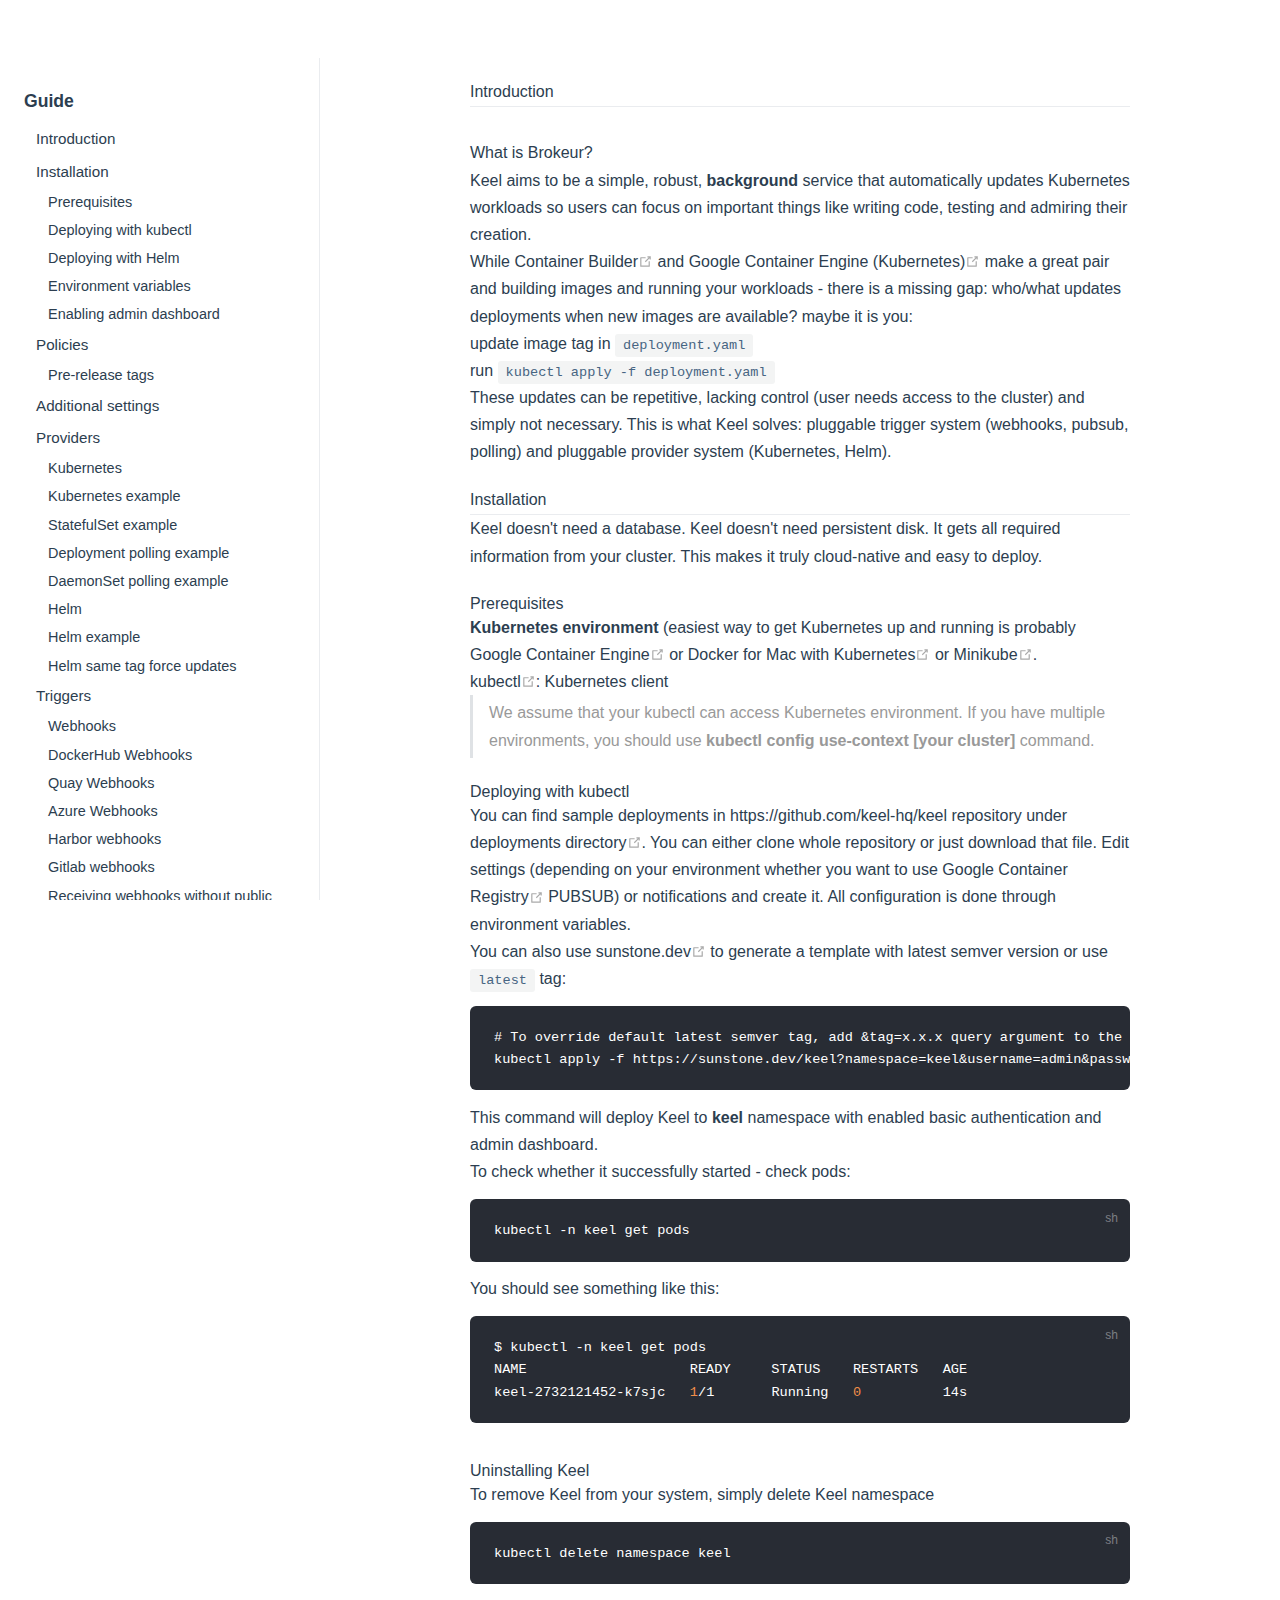
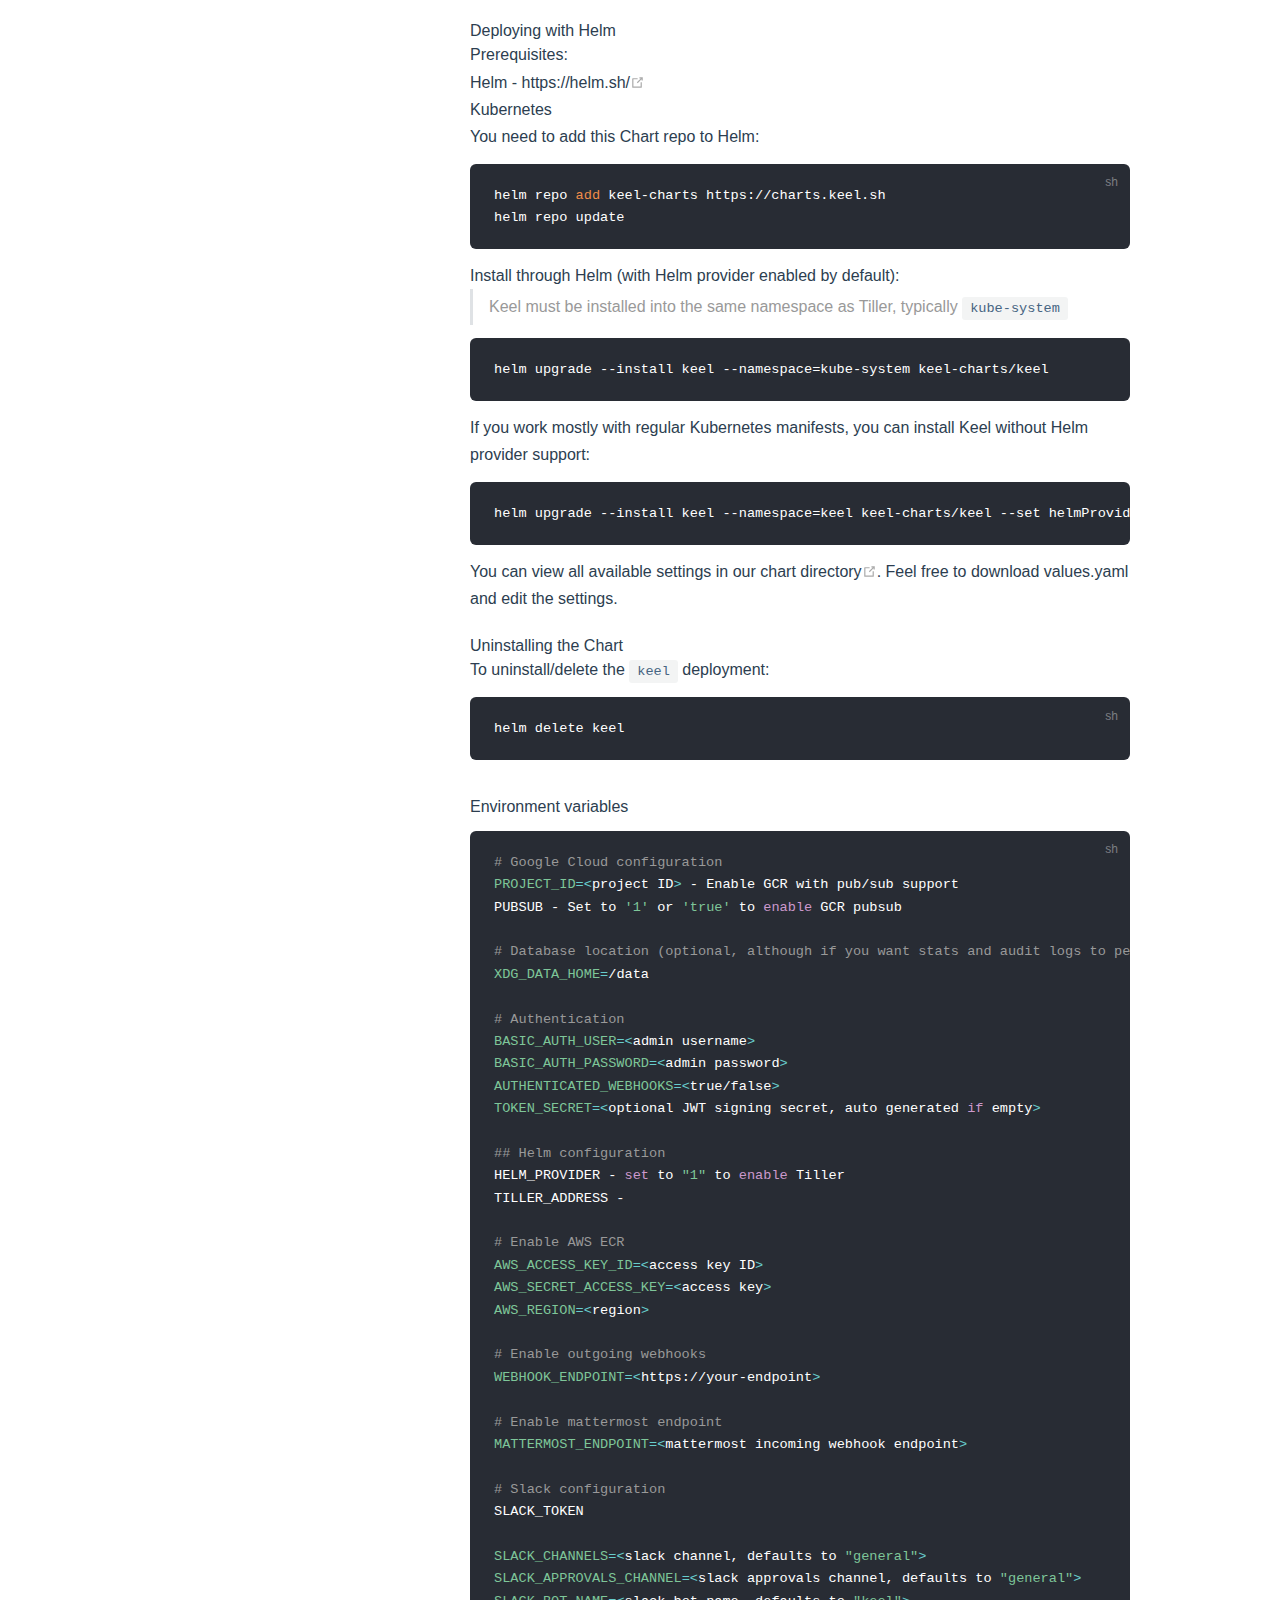
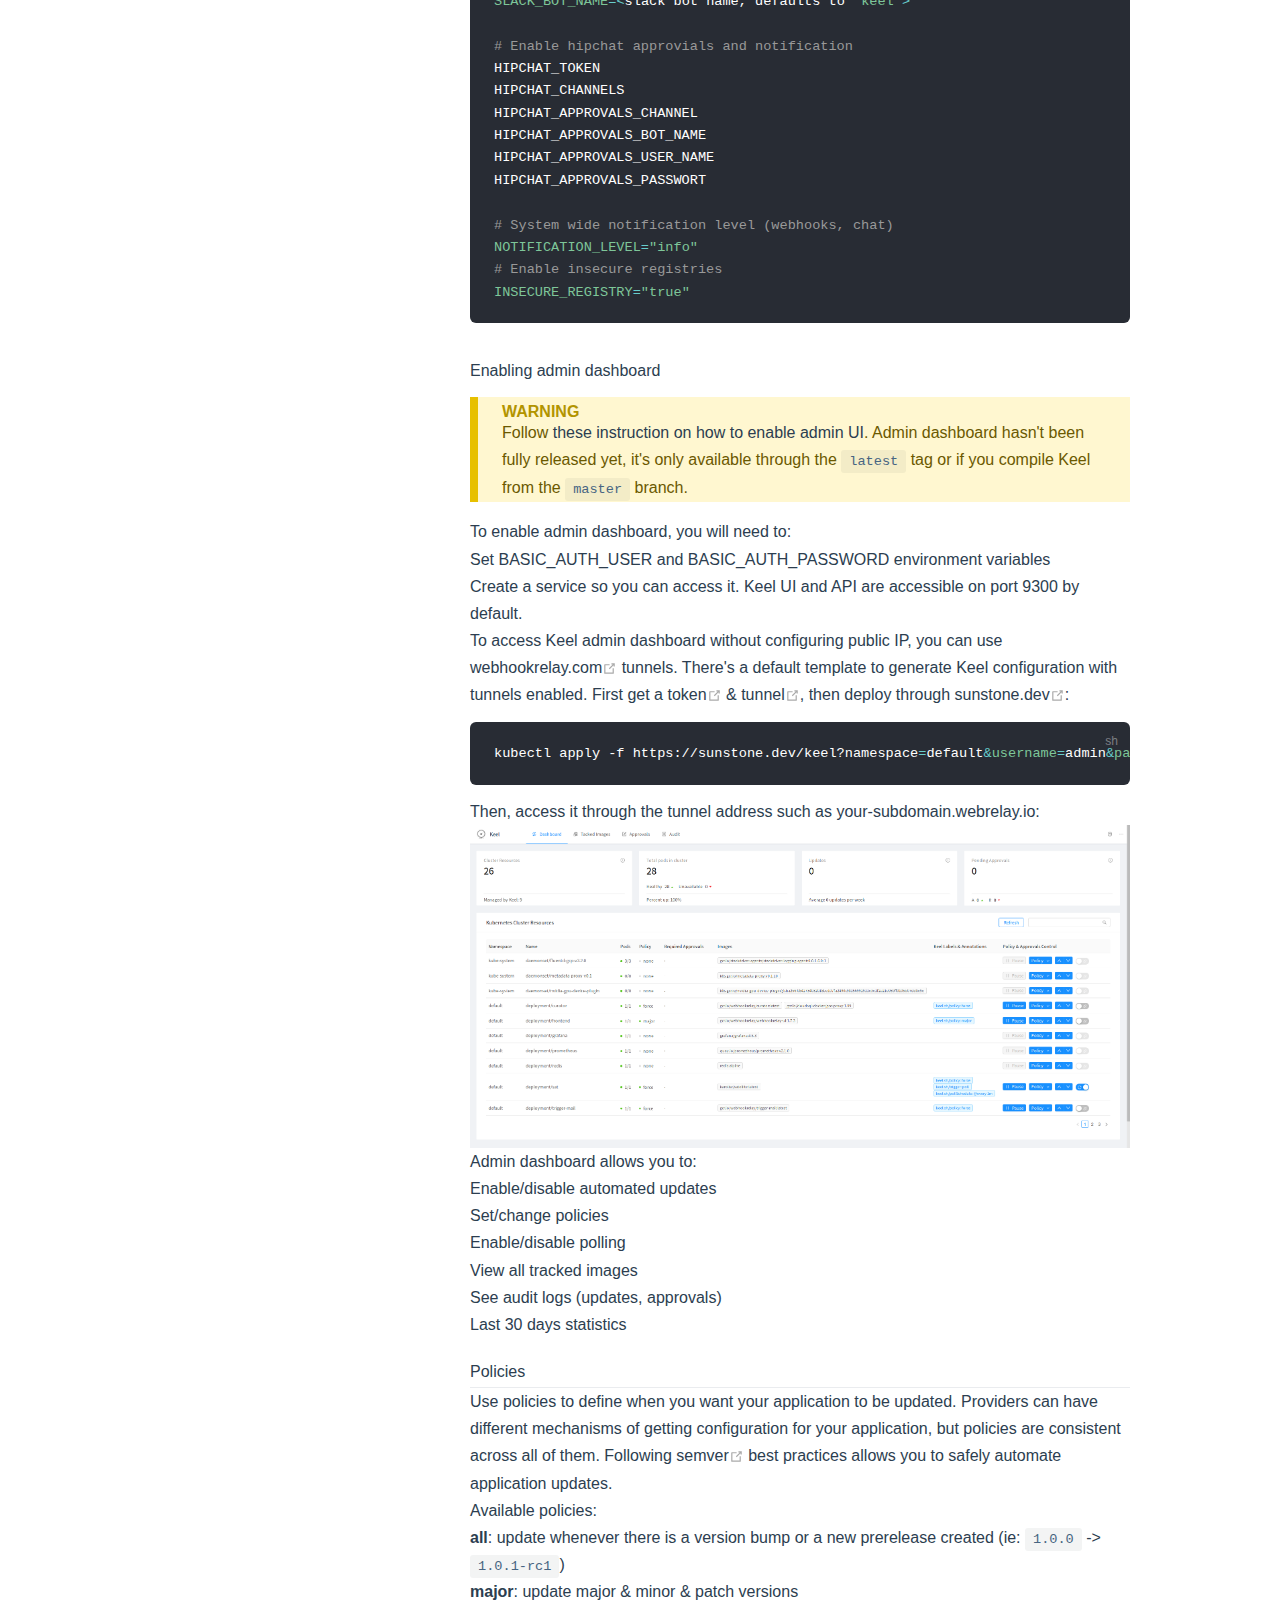
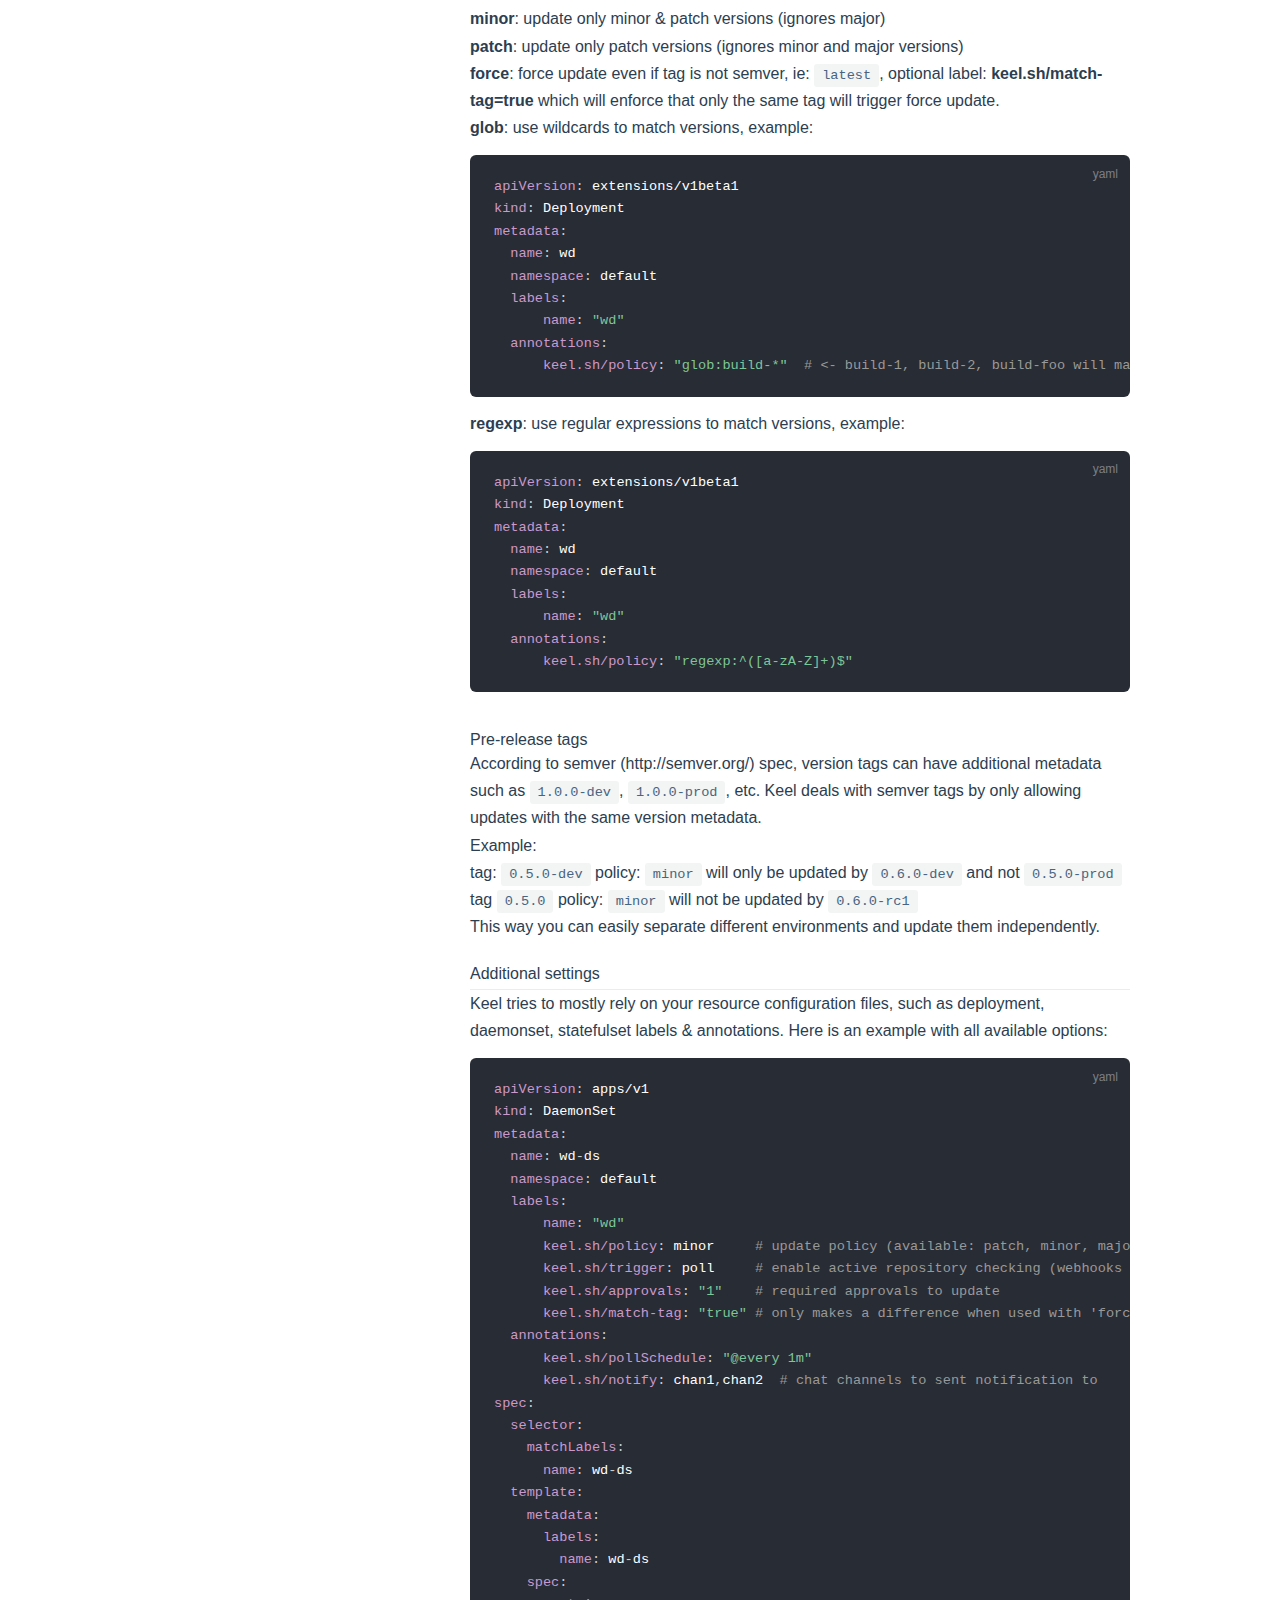
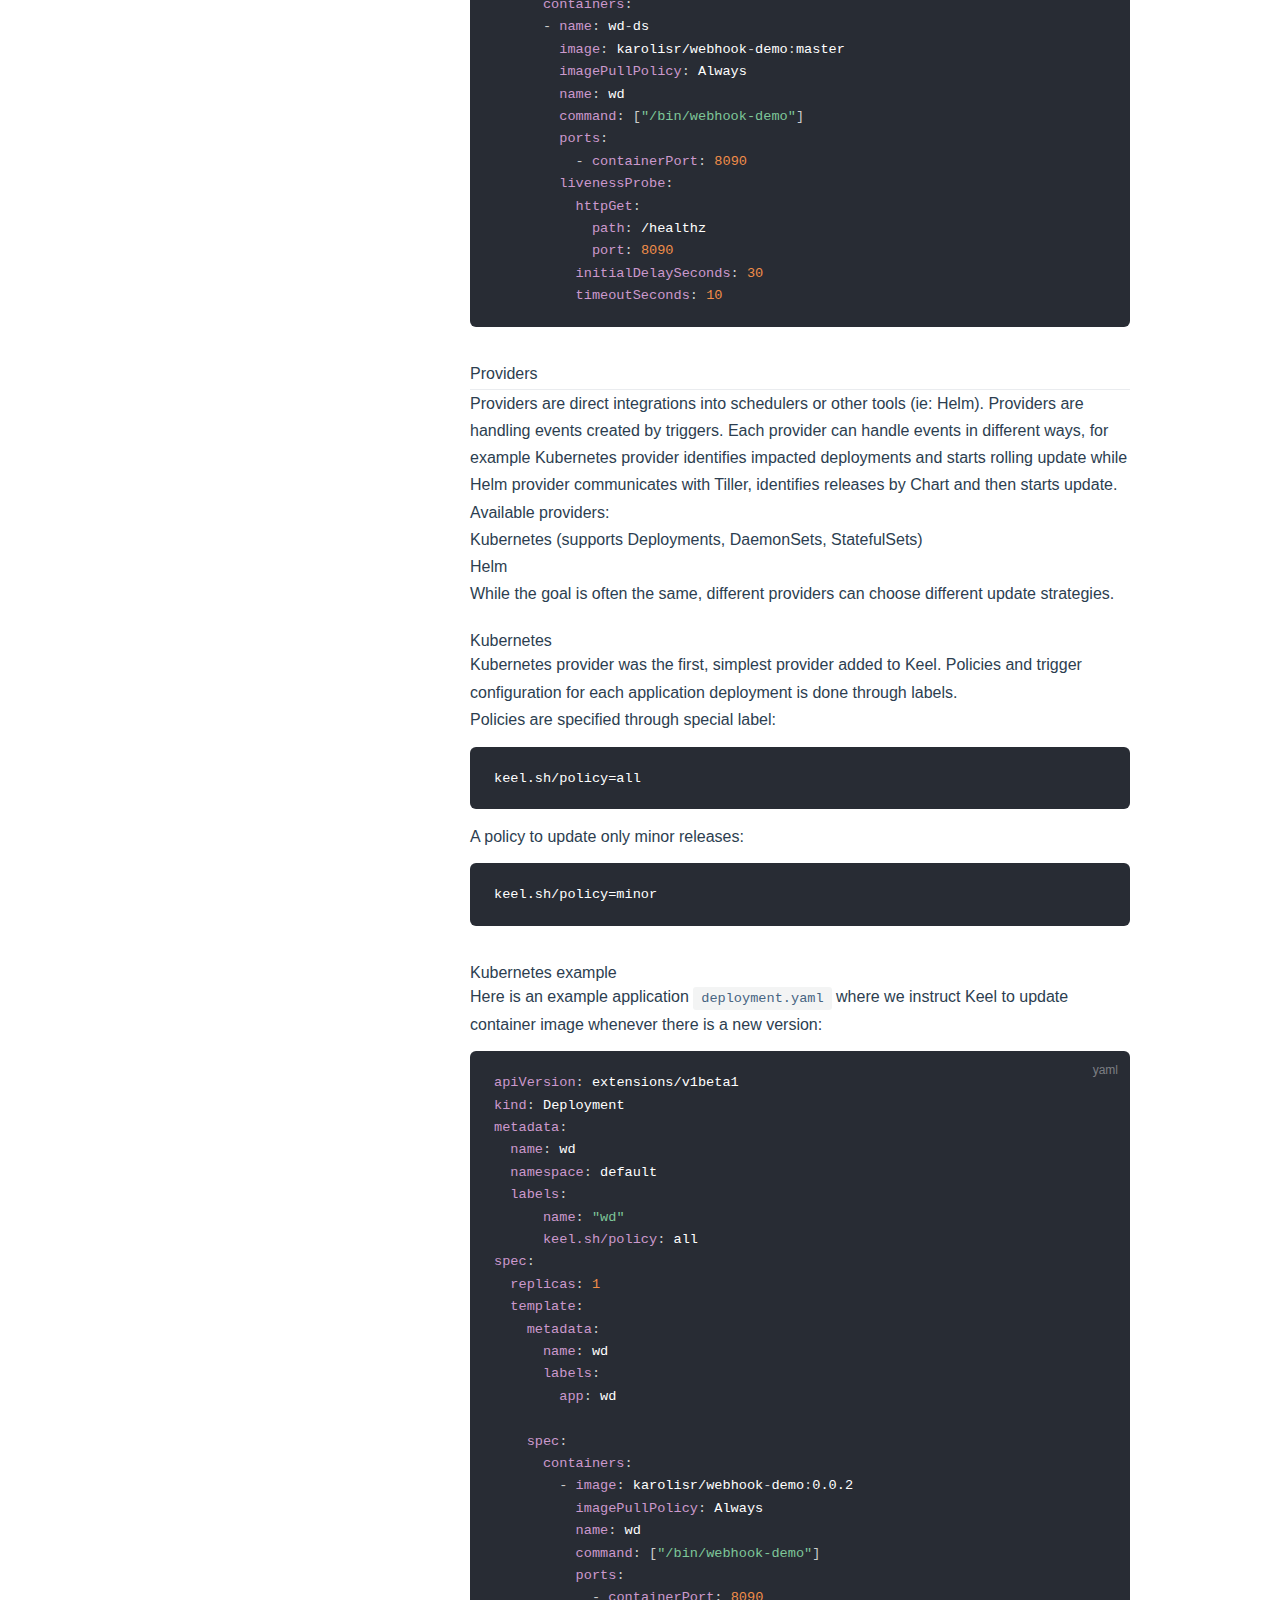
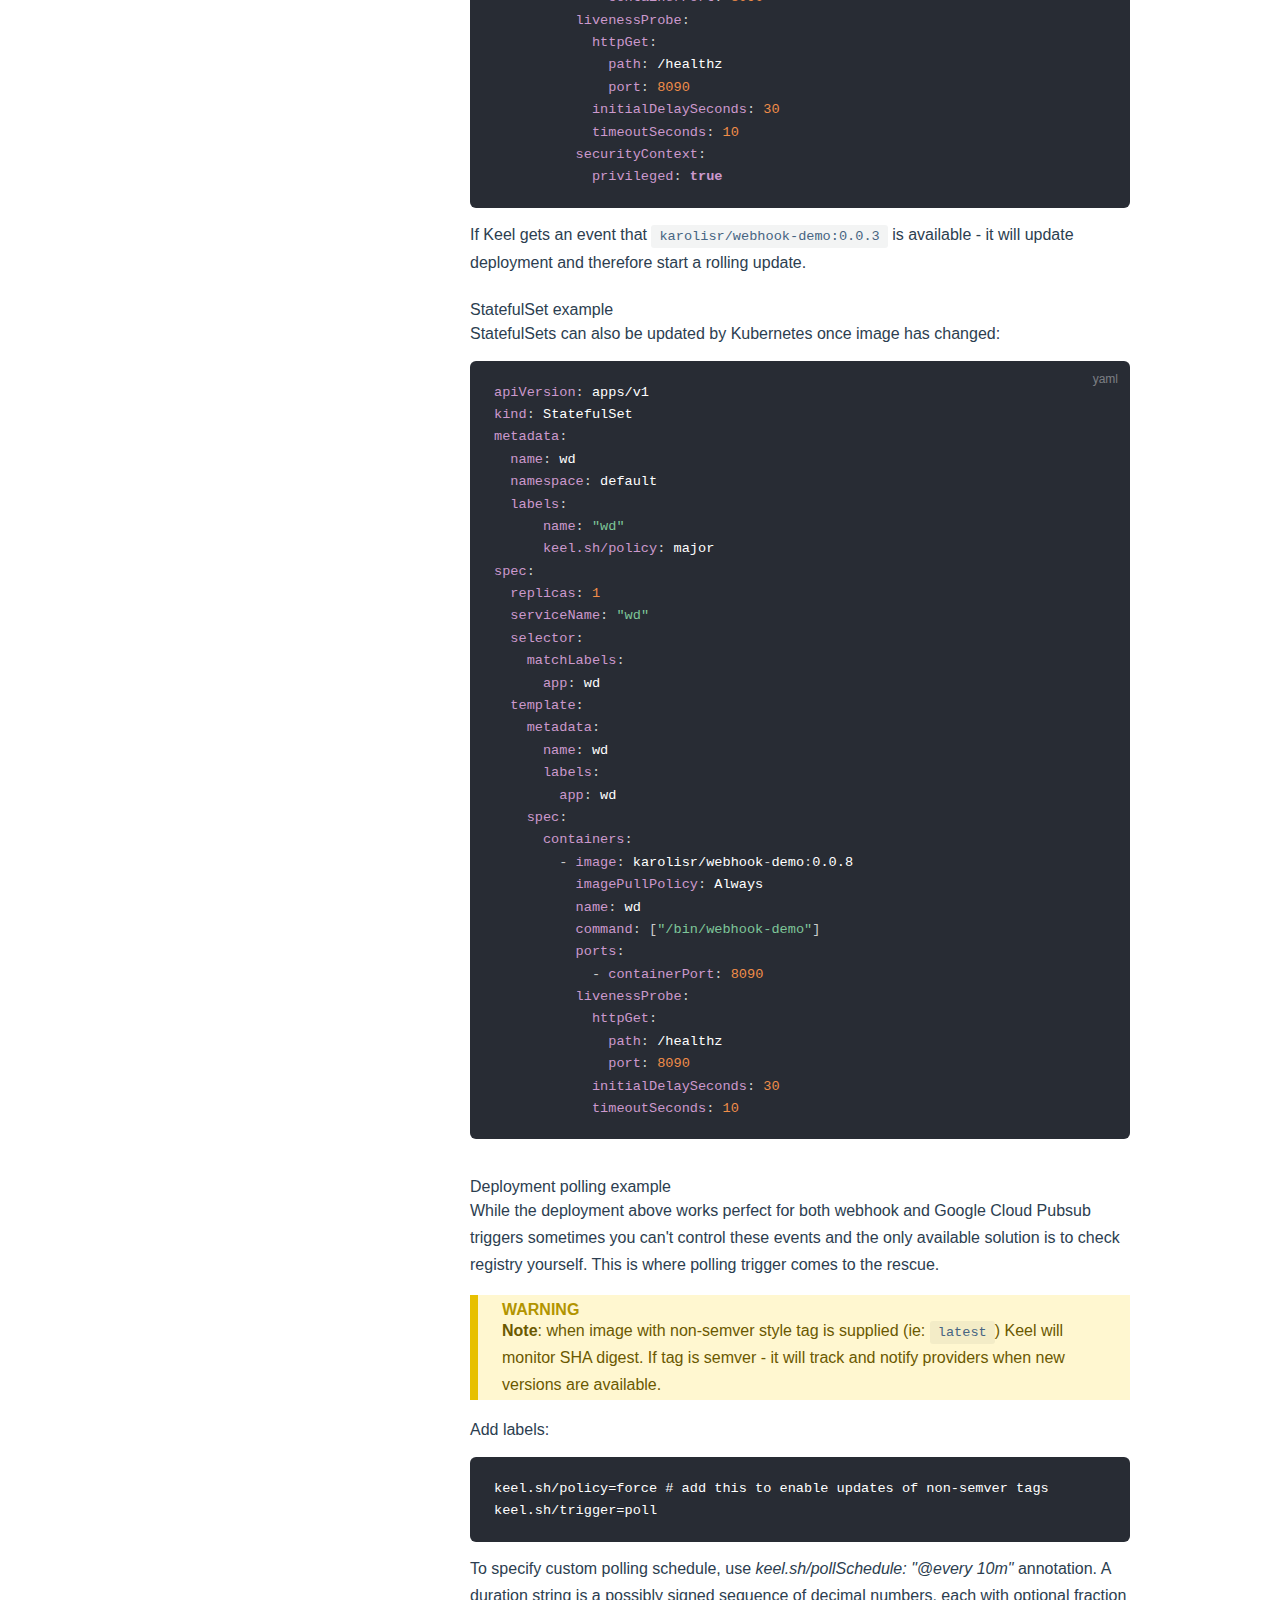
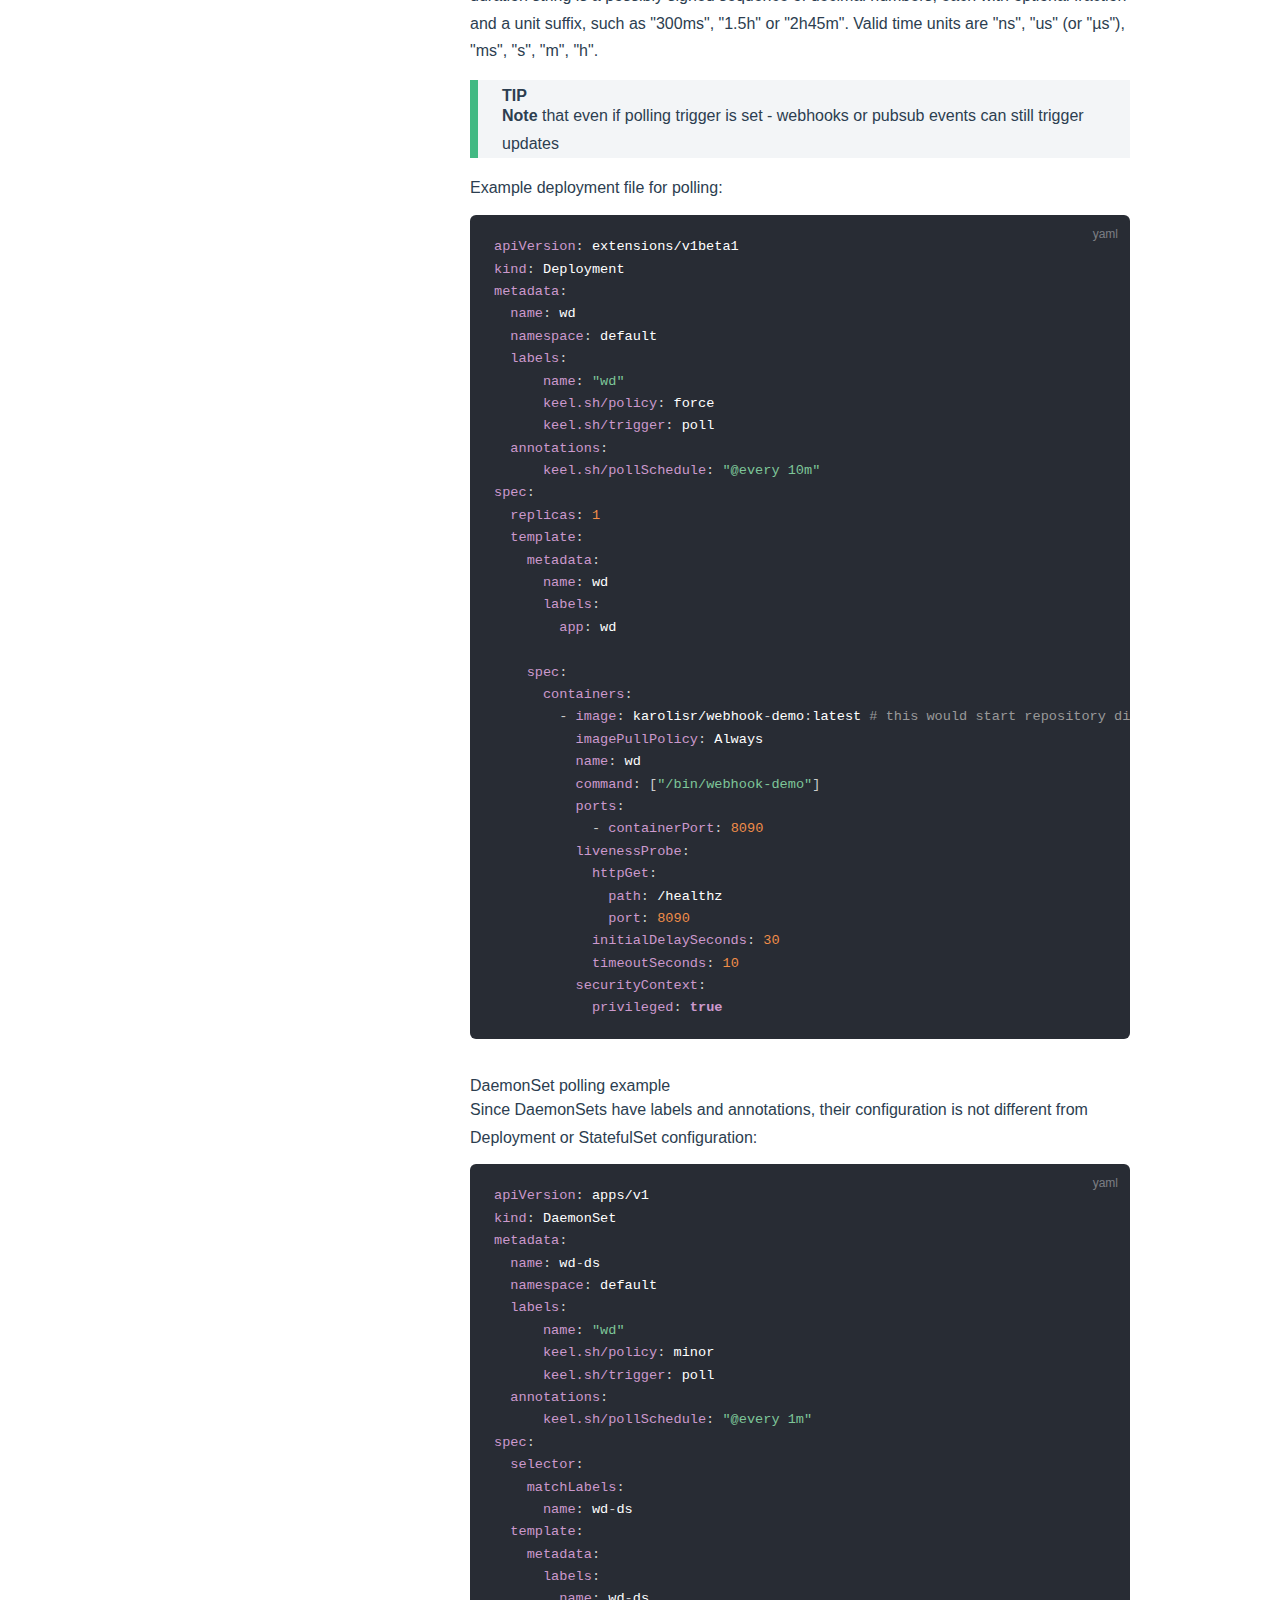
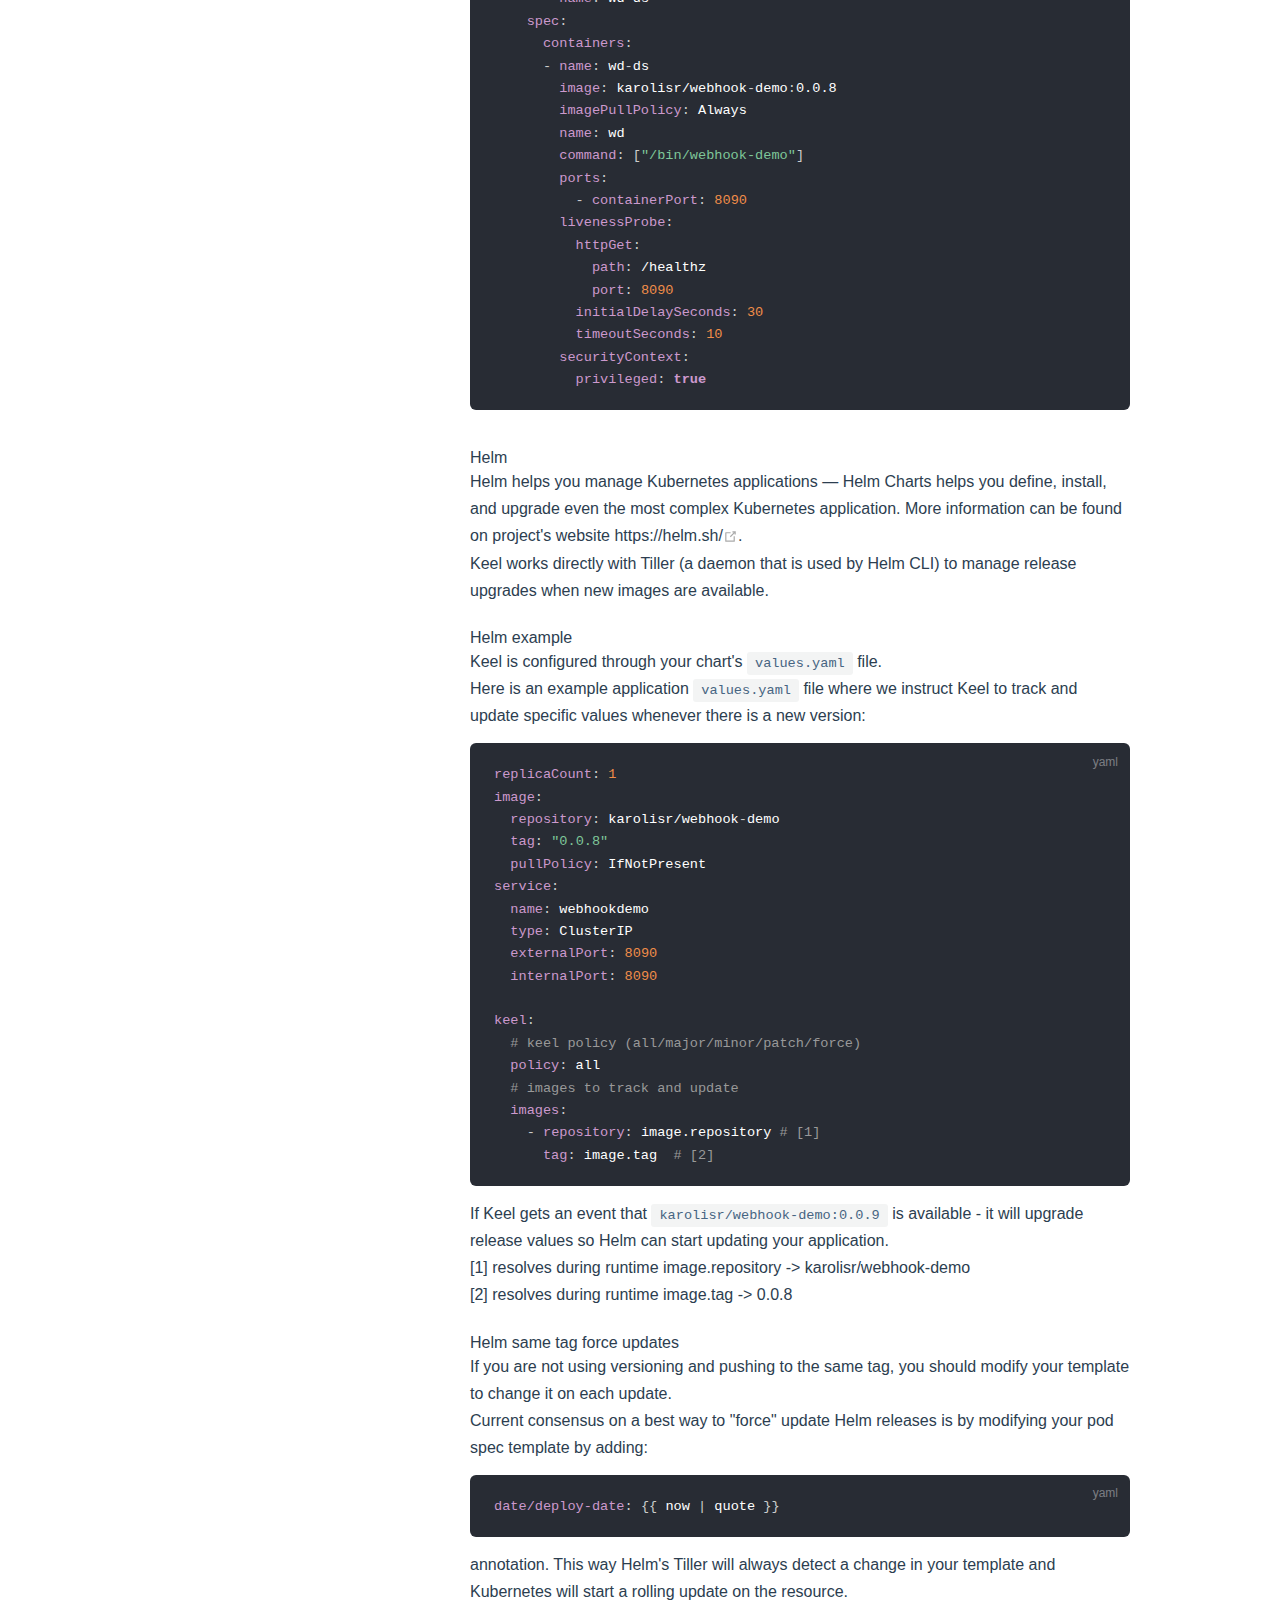
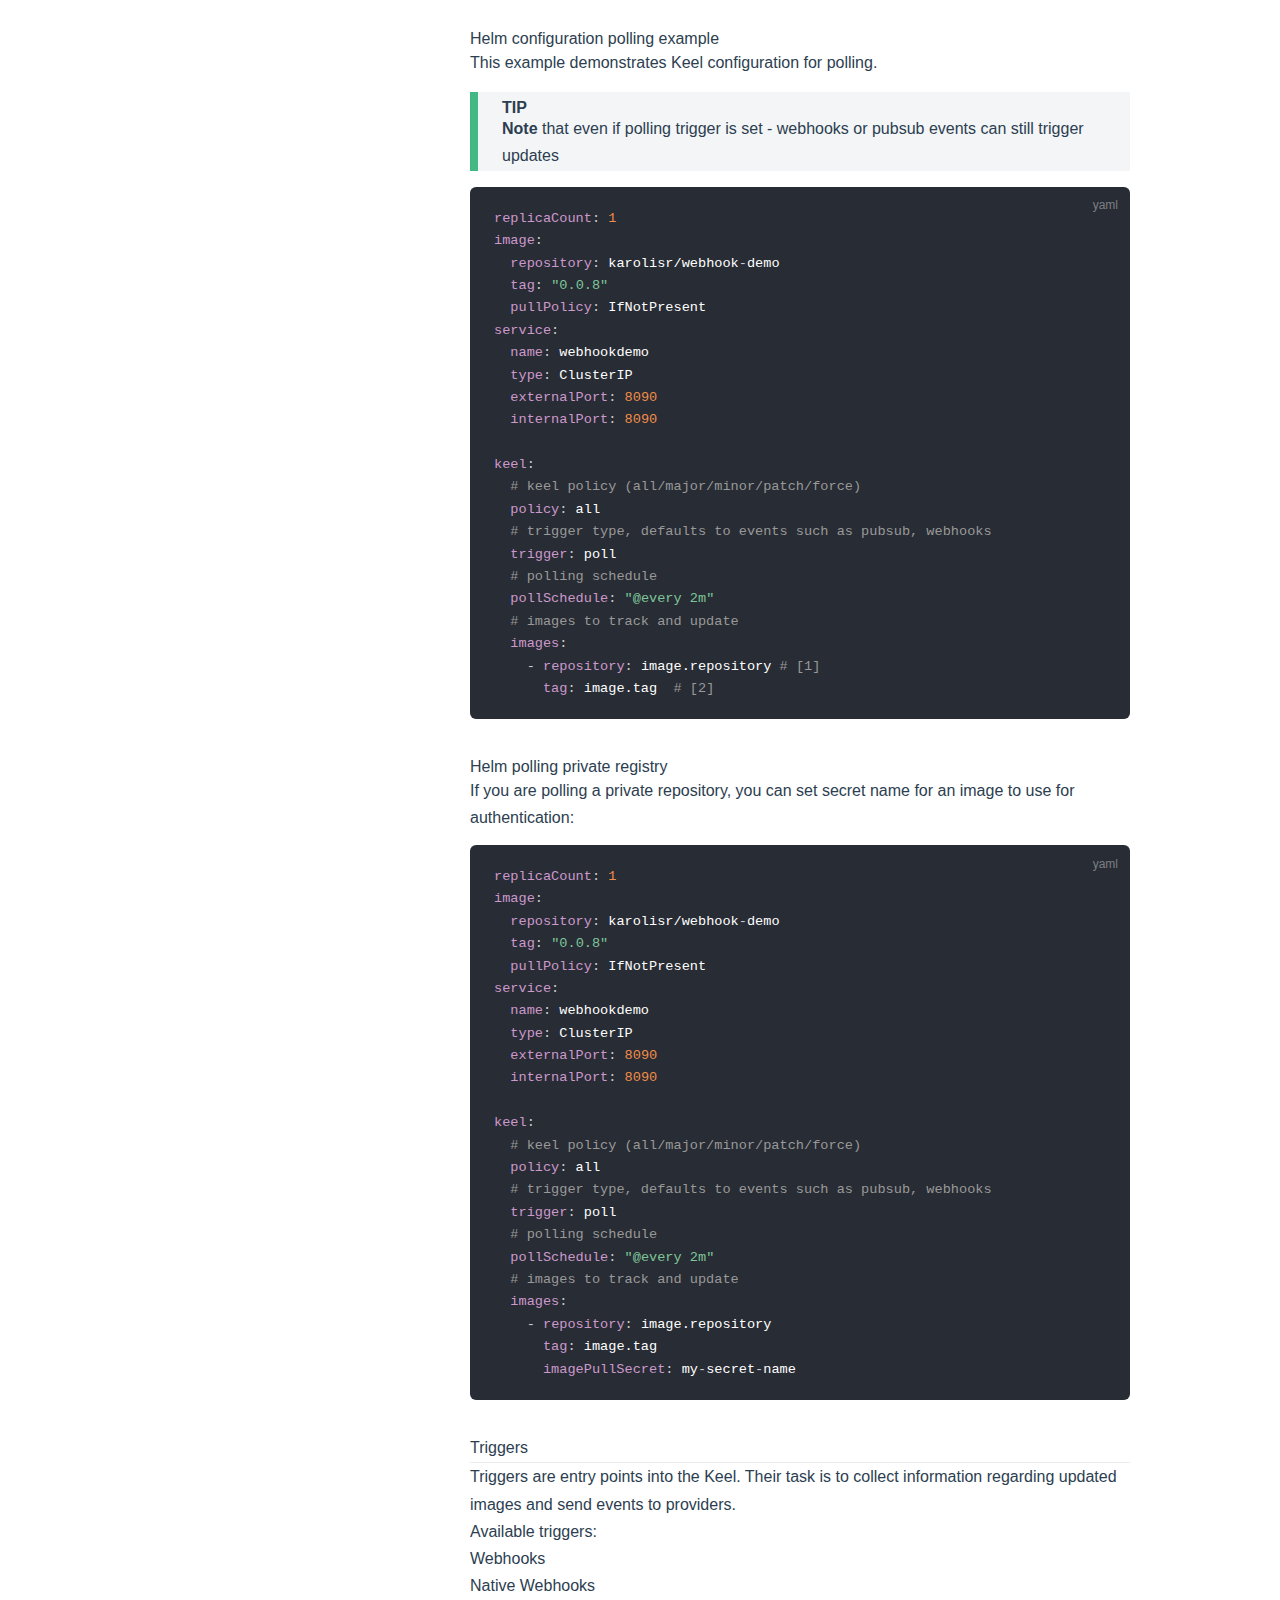
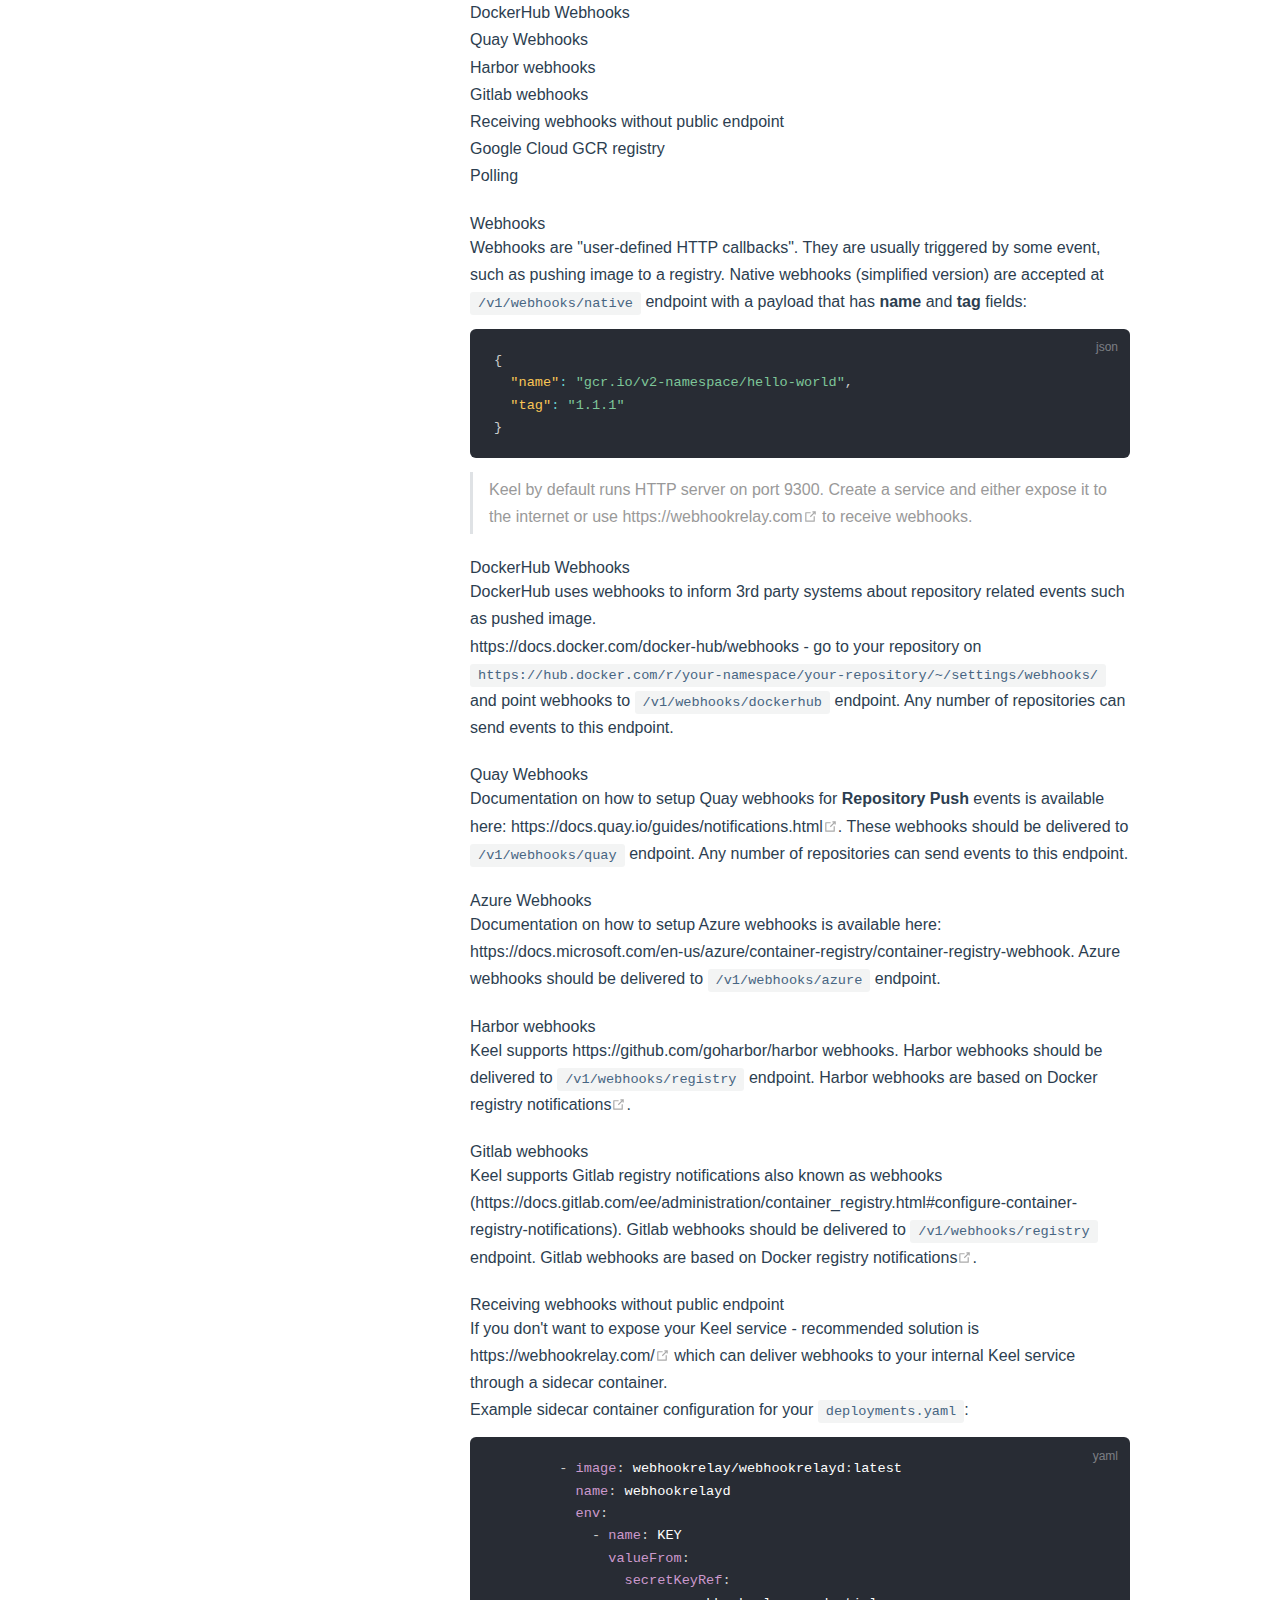
<file: docs/index.html>
<!DOCTYPE html>
<html lang="en-US">
  <head>
    <meta charset="utf-8">
    <meta name="viewport" content="width=device-width,initial-scale=1">
    <title>Guide | docs.karve.ai</title>
    <meta name="generator" content="VuePress 1.5.3">
    
    <meta name="description" content="Keel installation instructions">
    <meta name="keywords" content="kubernetes helm manifest install">
    <link rel="preload" href="/assets/css/0.styles.6636f1c9.css" as="style"><link rel="preload" href="/assets/js/app.8f0bdd3a.js" as="script"><link rel="preload" href="/assets/js/2.d003ed3f.js" as="script"><link rel="preload" href="/assets/js/7.62d8c7a4.js" as="script"><link rel="preload" href="/assets/js/4.2ab046f9.js" as="script"><link rel="prefetch" href="/assets/js/3.35283484.js"><link rel="prefetch" href="/assets/js/5.621cc1f5.js"><link rel="prefetch" href="/assets/js/6.2e5d3b9d.js"><link rel="prefetch" href="/assets/js/8.0c325b47.js"><link rel="prefetch" href="/assets/js/9.62cb4004.js">
    <link rel="stylesheet" href="/assets/css/0.styles.6636f1c9.css">
  </head>
  <body>
    <div id="app" data-server-rendered="true"><div class="theme-container sidebar-open"><div class="sidebar-mask"></div> <aside class="sidebar"><nav class="nav-links"><div class="nav-item"><a href="/docs/" aria-current="page" class="nav-link router-link-exact-active router-link-active">Guide</a></div><div class="nav-item"><a href="/examples/" class="nav-link">Examples</a></div> <a href="https://github.com/keel-hq/keel" target="_blank" rel="noopener noreferrer" class="repo-link">
    GitHub
    <svg xmlns="http://www.w3.org/2000/svg" aria-hidden="true" x="0px" y="0px" viewBox="0 0 100 100" width="15" height="15" class="icon outbound"><path fill="currentColor" d="M18.8,85.1h56l0,0c2.2,0,4-1.8,4-4v-32h-8v28h-48v-48h28v-8h-32l0,0c-2.2,0-4,1.8-4,4v56C14.8,83.3,16.6,85.1,18.8,85.1z"></path> <polygon fill="currentColor" points="45.7,48.7 51.3,54.3 77.2,28.5 77.2,37.2 85.2,37.2 85.2,14.9 62.8,14.9 62.8,22.9 71.5,22.9"></polygon></svg></a></nav>  <ul class="sidebar-links"><li><section class="sidebar-group depth-0"><p class="sidebar-heading open"><span>Guide</span> <!----></p> <ul class="sidebar-links sidebar-group-items"><li><a href="/docs/#introduction" class="sidebar-link">Introduction</a><ul class="sidebar-sub-headers"></ul></li><li><a href="/docs/#installation" class="sidebar-link">Installation</a><ul class="sidebar-sub-headers"><li class="sidebar-sub-header"><a href="/docs/#prerequisites" class="sidebar-link">Prerequisites</a></li><li class="sidebar-sub-header"><a href="/docs/#deploying-with-kubectl" class="sidebar-link">Deploying with kubectl</a></li><li class="sidebar-sub-header"><a href="/docs/#deploying-with-helm" class="sidebar-link">Deploying with Helm</a></li><li class="sidebar-sub-header"><a href="/docs/#environment-variables" class="sidebar-link">Environment variables</a></li><li class="sidebar-sub-header"><a href="/docs/#enabling-admin-dashboard" class="sidebar-link">Enabling admin dashboard</a></li></ul></li><li><a href="/docs/#policies" class="sidebar-link">Policies</a><ul class="sidebar-sub-headers"><li class="sidebar-sub-header"><a href="/docs/#pre-release-tags" class="sidebar-link">Pre-release tags</a></li></ul></li><li><a href="/docs/#additional-settings" class="sidebar-link">Additional settings</a><ul class="sidebar-sub-headers"></ul></li><li><a href="/docs/#providers" class="sidebar-link">Providers</a><ul class="sidebar-sub-headers"><li class="sidebar-sub-header"><a href="/docs/#kubernetes" class="sidebar-link">Kubernetes</a></li><li class="sidebar-sub-header"><a href="/docs/#kubernetes-example" class="sidebar-link">Kubernetes example</a></li><li class="sidebar-sub-header"><a href="/docs/#statefulset-example" class="sidebar-link">StatefulSet example</a></li><li class="sidebar-sub-header"><a href="/docs/#deployment-polling-example" class="sidebar-link">Deployment polling example</a></li><li class="sidebar-sub-header"><a href="/docs/#daemonset-polling-example" class="sidebar-link">DaemonSet polling example</a></li><li class="sidebar-sub-header"><a href="/docs/#helm" class="sidebar-link">Helm</a></li><li class="sidebar-sub-header"><a href="/docs/#helm-example" class="sidebar-link">Helm example</a></li><li class="sidebar-sub-header"><a href="/docs/#helm-same-tag-force-updates" class="sidebar-link">Helm same tag force updates</a></li></ul></li><li><a href="/docs/#triggers" class="sidebar-link">Triggers</a><ul class="sidebar-sub-headers"><li class="sidebar-sub-header"><a href="/docs/#webhooks" class="sidebar-link">Webhooks</a></li><li class="sidebar-sub-header"><a href="/docs/#dockerhub-webhooks" class="sidebar-link">DockerHub Webhooks</a></li><li class="sidebar-sub-header"><a href="/docs/#quay-webhooks" class="sidebar-link">Quay Webhooks</a></li><li class="sidebar-sub-header"><a href="/docs/#azure-webhooks" class="sidebar-link">Azure Webhooks</a></li><li class="sidebar-sub-header"><a href="/docs/#harbor-webhooks" class="sidebar-link">Harbor webhooks</a></li><li class="sidebar-sub-header"><a href="/docs/#gitlab-webhooks" class="sidebar-link">Gitlab webhooks</a></li><li class="sidebar-sub-header"><a href="/docs/#receiving-webhooks-without-public-endpoint" class="sidebar-link">Receiving webhooks without public endpoint</a></li><li class="sidebar-sub-header"><a href="/docs/#google-cloud-gcr-registry" class="sidebar-link">Google Cloud GCR registry</a></li><li class="sidebar-sub-header"><a href="/docs/#polling" class="sidebar-link">Polling</a></li><li class="sidebar-sub-header"><a href="/docs/#polling-with-aws-ecr" class="sidebar-link">Polling with AWS ECR</a></li></ul></li><li><a href="/docs/#approvals" class="sidebar-link">Approvals</a><ul class="sidebar-sub-headers"><li class="sidebar-sub-header"><a href="/docs/#enabling-approvals" class="sidebar-link">Enabling approvals</a></li><li class="sidebar-sub-header"><a href="/docs/#configuring-via-kubernetes-deployments" class="sidebar-link">Configuring via Kubernetes deployments</a></li><li class="sidebar-sub-header"><a href="/docs/#configuring-via-helm-charts" class="sidebar-link">Configuring via Helm charts</a></li><li class="sidebar-sub-header"><a href="/docs/#configuring-approvals-with-slack" class="sidebar-link">Configuring approvals with Slack</a></li><li class="sidebar-sub-header"><a href="/docs/#approving-through-slack-example" class="sidebar-link">Approving through Slack example</a></li><li class="sidebar-sub-header"><a href="/docs/#approving-through-hipchat-example" class="sidebar-link">Approving through Hipchat example</a></li><li class="sidebar-sub-header"><a href="/docs/#managing-approvals-through-http-endpoint" class="sidebar-link">Managing approvals through HTTP endpoint</a></li><li class="sidebar-sub-header"><a href="/docs/#listing-pending-approvals-through-http-endpoint" class="sidebar-link">Listing pending approvals through HTTP endpoint</a></li></ul></li><li><a href="/docs/#notifications" class="sidebar-link">Notifications</a><ul class="sidebar-sub-headers"><li class="sidebar-sub-header"><a href="/docs/#release-notes-in-notifications" class="sidebar-link">Release notes in notifications</a></li><li class="sidebar-sub-header"><a href="/docs/#webhook-notifications" class="sidebar-link">Webhook notifications</a></li><li class="sidebar-sub-header"><a href="/docs/#slack-notifications" class="sidebar-link">Slack notifications</a></li><li class="sidebar-sub-header"><a href="/docs/#hipchat-notifications" class="sidebar-link">HipChat notifications</a></li><li class="sidebar-sub-header"><a href="/docs/#mattermost-notifications" class="sidebar-link">Mattermost notifications</a></li><li class="sidebar-sub-header"><a href="/docs/#notification-levels" class="sidebar-link">Notification levels</a></li><li class="sidebar-sub-header"><a href="/docs/#overriding-default-channels-per-deployment" class="sidebar-link">Overriding default channels per deployment</a></li></ul></li></ul></section></li></ul> </aside> <main class="page"> <div class="theme-default-content content__default"><h2 id="introduction"><a href="#introduction" class="header-anchor">#</a> Introduction</h2> <p>What is Brokeur?</p> <p>Keel aims to be a simple, robust, <strong>background</strong> service that automatically updates Kubernetes workloads so users can focus on important things like writing code, testing and admiring their creation.</p> <p>While <a href="https://cloud.google.com/container-builder/docs/" target="_blank" rel="noopener noreferrer">Container Builder<svg xmlns="http://www.w3.org/2000/svg" aria-hidden="true" x="0px" y="0px" viewBox="0 0 100 100" width="15" height="15" class="icon outbound"><path fill="currentColor" d="M18.8,85.1h56l0,0c2.2,0,4-1.8,4-4v-32h-8v28h-48v-48h28v-8h-32l0,0c-2.2,0-4,1.8-4,4v56C14.8,83.3,16.6,85.1,18.8,85.1z"></path> <polygon fill="currentColor" points="45.7,48.7 51.3,54.3 77.2,28.5 77.2,37.2 85.2,37.2 85.2,14.9 62.8,14.9 62.8,22.9 71.5,22.9"></polygon></svg></a> and <a href="https://cloud.google.com/container-engine/" target="_blank" rel="noopener noreferrer">Google Container Engine (Kubernetes)<svg xmlns="http://www.w3.org/2000/svg" aria-hidden="true" x="0px" y="0px" viewBox="0 0 100 100" width="15" height="15" class="icon outbound"><path fill="currentColor" d="M18.8,85.1h56l0,0c2.2,0,4-1.8,4-4v-32h-8v28h-48v-48h28v-8h-32l0,0c-2.2,0-4,1.8-4,4v56C14.8,83.3,16.6,85.1,18.8,85.1z"></path> <polygon fill="currentColor" points="45.7,48.7 51.3,54.3 77.2,28.5 77.2,37.2 85.2,37.2 85.2,14.9 62.8,14.9 62.8,22.9 71.5,22.9"></polygon></svg></a> make a great pair and building images and running your workloads - there is a missing gap: who/what updates deployments when new images are available? maybe it is you:</p> <ol><li>update image tag in <code>deployment.yaml</code></li> <li>run <code>kubectl apply -f deployment.yaml</code></li></ol> <p>These updates can be repetitive, lacking control (user needs access to the cluster) and simply not necessary. This is what Keel solves: pluggable trigger system (webhooks, pubsub, polling) and pluggable provider system (Kubernetes, Helm).</p> <h2 id="installation"><a href="#installation" class="header-anchor">#</a> Installation</h2> <p>Keel doesn't need a database. Keel doesn't need persistent disk. It gets all required information from your cluster. This makes it truly cloud-native and easy to deploy.</p> <h3 id="prerequisites"><a href="#prerequisites" class="header-anchor">#</a> Prerequisites</h3> <ul><li><strong>Kubernetes environment</strong> (easiest way to get Kubernetes up and running is probably <a href="https://cloud.google.com/container-engine/" target="_blank" rel="noopener noreferrer">Google Container Engine<svg xmlns="http://www.w3.org/2000/svg" aria-hidden="true" x="0px" y="0px" viewBox="0 0 100 100" width="15" height="15" class="icon outbound"><path fill="currentColor" d="M18.8,85.1h56l0,0c2.2,0,4-1.8,4-4v-32h-8v28h-48v-48h28v-8h-32l0,0c-2.2,0-4,1.8-4,4v56C14.8,83.3,16.6,85.1,18.8,85.1z"></path> <polygon fill="currentColor" points="45.7,48.7 51.3,54.3 77.2,28.5 77.2,37.2 85.2,37.2 85.2,14.9 62.8,14.9 62.8,22.9 71.5,22.9"></polygon></svg></a> or <a href="https://docs.docker.com/docker-for-mac/kubernetes/" target="_blank" rel="noopener noreferrer">Docker for Mac with Kubernetes<svg xmlns="http://www.w3.org/2000/svg" aria-hidden="true" x="0px" y="0px" viewBox="0 0 100 100" width="15" height="15" class="icon outbound"><path fill="currentColor" d="M18.8,85.1h56l0,0c2.2,0,4-1.8,4-4v-32h-8v28h-48v-48h28v-8h-32l0,0c-2.2,0-4,1.8-4,4v56C14.8,83.3,16.6,85.1,18.8,85.1z"></path> <polygon fill="currentColor" points="45.7,48.7 51.3,54.3 77.2,28.5 77.2,37.2 85.2,37.2 85.2,14.9 62.8,14.9 62.8,22.9 71.5,22.9"></polygon></svg></a> or <a href="https://github.com/kubernetes/minikube" target="_blank" rel="noopener noreferrer">Minikube<svg xmlns="http://www.w3.org/2000/svg" aria-hidden="true" x="0px" y="0px" viewBox="0 0 100 100" width="15" height="15" class="icon outbound"><path fill="currentColor" d="M18.8,85.1h56l0,0c2.2,0,4-1.8,4-4v-32h-8v28h-48v-48h28v-8h-32l0,0c-2.2,0-4,1.8-4,4v56C14.8,83.3,16.6,85.1,18.8,85.1z"></path> <polygon fill="currentColor" points="45.7,48.7 51.3,54.3 77.2,28.5 77.2,37.2 85.2,37.2 85.2,14.9 62.8,14.9 62.8,22.9 71.5,22.9"></polygon></svg></a>.</li> <li><strong><a href="https://kubernetes.io/docs/user-guide/kubectl-overview/" target="_blank" rel="noopener noreferrer">kubectl<svg xmlns="http://www.w3.org/2000/svg" aria-hidden="true" x="0px" y="0px" viewBox="0 0 100 100" width="15" height="15" class="icon outbound"><path fill="currentColor" d="M18.8,85.1h56l0,0c2.2,0,4-1.8,4-4v-32h-8v28h-48v-48h28v-8h-32l0,0c-2.2,0-4,1.8-4,4v56C14.8,83.3,16.6,85.1,18.8,85.1z"></path> <polygon fill="currentColor" points="45.7,48.7 51.3,54.3 77.2,28.5 77.2,37.2 85.2,37.2 85.2,14.9 62.8,14.9 62.8,22.9 71.5,22.9"></polygon></svg></a></strong>: Kubernetes client</li></ul> <blockquote><p>We assume that your kubectl can access Kubernetes environment. If you have multiple environments, you should use <strong>kubectl config use-context [your cluster]</strong> command.</p></blockquote> <h3 id="deploying-with-kubectl"><a href="#deploying-with-kubectl" class="header-anchor">#</a> Deploying with kubectl</h3> <p>You can find sample deployments in https://github.com/keel-hq/keel repository under <a href="https://github.com/keel-hq/keel/tree/master/deployment" target="_blank" rel="noopener noreferrer">deployments directory<svg xmlns="http://www.w3.org/2000/svg" aria-hidden="true" x="0px" y="0px" viewBox="0 0 100 100" width="15" height="15" class="icon outbound"><path fill="currentColor" d="M18.8,85.1h56l0,0c2.2,0,4-1.8,4-4v-32h-8v28h-48v-48h28v-8h-32l0,0c-2.2,0-4,1.8-4,4v56C14.8,83.3,16.6,85.1,18.8,85.1z"></path> <polygon fill="currentColor" points="45.7,48.7 51.3,54.3 77.2,28.5 77.2,37.2 85.2,37.2 85.2,14.9 62.8,14.9 62.8,22.9 71.5,22.9"></polygon></svg></a>. You can either clone whole repository or just download that file. Edit settings (depending on your environment whether you want to use <a href="https://cloud.google.com/container-registry/" target="_blank" rel="noopener noreferrer">Google Container Registry<svg xmlns="http://www.w3.org/2000/svg" aria-hidden="true" x="0px" y="0px" viewBox="0 0 100 100" width="15" height="15" class="icon outbound"><path fill="currentColor" d="M18.8,85.1h56l0,0c2.2,0,4-1.8,4-4v-32h-8v28h-48v-48h28v-8h-32l0,0c-2.2,0-4,1.8-4,4v56C14.8,83.3,16.6,85.1,18.8,85.1z"></path> <polygon fill="currentColor" points="45.7,48.7 51.3,54.3 77.2,28.5 77.2,37.2 85.2,37.2 85.2,14.9 62.8,14.9 62.8,22.9 71.5,22.9"></polygon></svg></a> PUBSUB) or notifications and create it. All configuration is done through environment variables.</p> <p>You can also use <a href="https://about.sunstone.dev" target="_blank" rel="noopener noreferrer">sunstone.dev<svg xmlns="http://www.w3.org/2000/svg" aria-hidden="true" x="0px" y="0px" viewBox="0 0 100 100" width="15" height="15" class="icon outbound"><path fill="currentColor" d="M18.8,85.1h56l0,0c2.2,0,4-1.8,4-4v-32h-8v28h-48v-48h28v-8h-32l0,0c-2.2,0-4,1.8-4,4v56C14.8,83.3,16.6,85.1,18.8,85.1z"></path> <polygon fill="currentColor" points="45.7,48.7 51.3,54.3 77.2,28.5 77.2,37.2 85.2,37.2 85.2,14.9 62.8,14.9 62.8,22.9 71.5,22.9"></polygon></svg></a> to generate a template with latest semver version or use <code>latest</code> tag:</p> <div class="language- extra-class"><pre class="language-text"><code># To override default latest semver tag, add &amp;tag=x.x.x query argument to the URL below
kubectl apply -f https://sunstone.dev/keel?namespace=keel&amp;username=admin&amp;password=admin&amp;tag=latest
</code></pre></div><p>This command will deploy Keel to <strong>keel</strong> namespace with enabled basic authentication and admin dashboard.</p> <p>To check whether it successfully started - check pods:</p> <div class="language-bash extra-class"><pre class="language-bash"><code>kubectl -n keel get pods
</code></pre></div><p>You should see something like this:</p> <div class="language-bash extra-class"><pre class="language-bash"><code>$ kubectl -n keel get pods
NAME                    READY     STATUS    RESTARTS   AGE
keel-2732121452-k7sjc   <span class="token number">1</span>/1       Running   <span class="token number">0</span>          14s
</code></pre></div><h4 id="uninstalling-keel"><a href="#uninstalling-keel" class="header-anchor">#</a> Uninstalling Keel</h4> <p>To remove Keel from your system, simply delete Keel namespace</p> <div class="language-bash extra-class"><pre class="language-bash"><code>kubectl delete namespace keel
</code></pre></div><h3 id="deploying-with-helm"><a href="#deploying-with-helm" class="header-anchor">#</a> Deploying with Helm</h3> <p>Prerequisites:</p> <ul><li>Helm - <a href="https://helm.sh/" target="_blank" rel="noopener noreferrer">https://helm.sh/<svg xmlns="http://www.w3.org/2000/svg" aria-hidden="true" x="0px" y="0px" viewBox="0 0 100 100" width="15" height="15" class="icon outbound"><path fill="currentColor" d="M18.8,85.1h56l0,0c2.2,0,4-1.8,4-4v-32h-8v28h-48v-48h28v-8h-32l0,0c-2.2,0-4,1.8-4,4v56C14.8,83.3,16.6,85.1,18.8,85.1z"></path> <polygon fill="currentColor" points="45.7,48.7 51.3,54.3 77.2,28.5 77.2,37.2 85.2,37.2 85.2,14.9 62.8,14.9 62.8,22.9 71.5,22.9"></polygon></svg></a></li> <li>Kubernetes</li></ul> <p>You need to add this Chart repo to Helm:</p> <div class="language-bash extra-class"><pre class="language-bash"><code>helm repo <span class="token function">add</span> keel-charts https://charts.keel.sh 
helm repo update
</code></pre></div><p>Install through Helm (with Helm provider enabled by default):</p> <blockquote><p>Keel must be installed into the same namespace as Tiller, typically <code>kube-system</code></p></blockquote> <div class="language- extra-class"><pre class="language-text"><code>helm upgrade --install keel --namespace=kube-system keel-charts/keel
</code></pre></div><p>If you work mostly with regular Kubernetes manifests, you can install Keel without Helm provider support:</p> <div class="language- extra-class"><pre class="language-text"><code>helm upgrade --install keel --namespace=keel keel-charts/keel --set helmProvider.enabled=&quot;false&quot; 
</code></pre></div><p>You can view all available settings in our <a href="https://github.com/keel-hq/keel/tree/master/chart/keel" target="_blank" rel="noopener noreferrer">chart directory<svg xmlns="http://www.w3.org/2000/svg" aria-hidden="true" x="0px" y="0px" viewBox="0 0 100 100" width="15" height="15" class="icon outbound"><path fill="currentColor" d="M18.8,85.1h56l0,0c2.2,0,4-1.8,4-4v-32h-8v28h-48v-48h28v-8h-32l0,0c-2.2,0-4,1.8-4,4v56C14.8,83.3,16.6,85.1,18.8,85.1z"></path> <polygon fill="currentColor" points="45.7,48.7 51.3,54.3 77.2,28.5 77.2,37.2 85.2,37.2 85.2,14.9 62.8,14.9 62.8,22.9 71.5,22.9"></polygon></svg></a>. Feel free to download values.yaml and edit the settings.</p> <h4 id="uninstalling-the-chart"><a href="#uninstalling-the-chart" class="header-anchor">#</a> Uninstalling the Chart</h4> <p>To uninstall/delete the <code>keel</code> deployment:</p> <div class="language-bash extra-class"><pre class="language-bash"><code>helm delete keel
</code></pre></div><h3 id="environment-variables"><a href="#environment-variables" class="header-anchor">#</a> Environment variables</h3> <div class="language-bash extra-class"><pre class="language-bash"><code><span class="token comment"># Google Cloud configuration</span>
<span class="token assign-left variable">PROJECT_ID</span><span class="token operator">=</span><span class="token operator">&lt;</span>project ID<span class="token operator">&gt;</span> - Enable GCR with pub/sub support
PUBSUB - Set to <span class="token string">'1'</span> or <span class="token string">'true'</span> to <span class="token builtin class-name">enable</span> GCR pubsub

<span class="token comment"># Database location (optional, although if you want stats and audit logs to persist, set it) </span>
<span class="token assign-left variable">XDG_DATA_HOME</span><span class="token operator">=</span>/data

<span class="token comment"># Authentication</span>
<span class="token assign-left variable">BASIC_AUTH_USER</span><span class="token operator">=</span><span class="token operator">&lt;</span>admin username<span class="token operator">&gt;</span>
<span class="token assign-left variable">BASIC_AUTH_PASSWORD</span><span class="token operator">=</span><span class="token operator">&lt;</span>admin password<span class="token operator">&gt;</span>
<span class="token assign-left variable">AUTHENTICATED_WEBHOOKS</span><span class="token operator">=</span><span class="token operator">&lt;</span>true/false<span class="token operator">&gt;</span>
<span class="token assign-left variable">TOKEN_SECRET</span><span class="token operator">=</span><span class="token operator">&lt;</span>optional JWT signing secret, auto generated <span class="token keyword">if</span> empty<span class="token operator">&gt;</span>

<span class="token comment">## Helm configuration</span>
HELM_PROVIDER - <span class="token builtin class-name">set</span> to <span class="token string">&quot;1&quot;</span> to <span class="token builtin class-name">enable</span> Tiller
TILLER_ADDRESS - 

<span class="token comment"># Enable AWS ECR</span>
<span class="token assign-left variable">AWS_ACCESS_KEY_ID</span><span class="token operator">=</span><span class="token operator">&lt;</span>access key ID<span class="token operator">&gt;</span>
<span class="token assign-left variable">AWS_SECRET_ACCESS_KEY</span><span class="token operator">=</span><span class="token operator">&lt;</span>access key<span class="token operator">&gt;</span>
<span class="token assign-left variable">AWS_REGION</span><span class="token operator">=</span><span class="token operator">&lt;</span>region<span class="token operator">&gt;</span>

<span class="token comment"># Enable outgoing webhooks</span>
<span class="token assign-left variable">WEBHOOK_ENDPOINT</span><span class="token operator">=</span><span class="token operator">&lt;</span>https://your-endpoint<span class="token operator">&gt;</span>

<span class="token comment"># Enable mattermost endpoint</span>
<span class="token assign-left variable">MATTERMOST_ENDPOINT</span><span class="token operator">=</span><span class="token operator">&lt;</span>mattermost incoming webhook endpoint<span class="token operator">&gt;</span>

<span class="token comment"># Slack configuration</span>
SLACK_TOKEN

<span class="token assign-left variable">SLACK_CHANNELS</span><span class="token operator">=</span><span class="token operator">&lt;</span>slack channel, defaults to <span class="token string">&quot;general&quot;</span><span class="token operator">&gt;</span>
<span class="token assign-left variable">SLACK_APPROVALS_CHANNEL</span><span class="token operator">=</span><span class="token operator">&lt;</span>slack approvals channel, defaults to <span class="token string">&quot;general&quot;</span><span class="token operator">&gt;</span>
<span class="token assign-left variable">SLACK_BOT_NAME</span><span class="token operator">=</span><span class="token operator">&lt;</span>slack bot name, defaults to <span class="token string">&quot;keel&quot;</span><span class="token operator">&gt;</span>

<span class="token comment"># Enable hipchat approvials and notification</span>
HIPCHAT_TOKEN
HIPCHAT_CHANNELS
HIPCHAT_APPROVALS_CHANNEL
HIPCHAT_APPROVALS_BOT_NAME
HIPCHAT_APPROVALS_USER_NAME
HIPCHAT_APPROVALS_PASSWORT

<span class="token comment"># System wide notification level (webhooks, chat)</span>
<span class="token assign-left variable">NOTIFICATION_LEVEL</span><span class="token operator">=</span><span class="token string">&quot;info&quot;</span>
<span class="token comment"># Enable insecure registries</span>
<span class="token assign-left variable">INSECURE_REGISTRY</span><span class="token operator">=</span><span class="token string">&quot;true&quot;</span>
</code></pre></div><h3 id="enabling-admin-dashboard"><a href="#enabling-admin-dashboard" class="header-anchor">#</a> Enabling admin dashboard</h3> <div class="custom-block warning"><p class="custom-block-title">WARNING</p> <p>Follow <a href="/docs/#enabling-admin-dashboard">these instruction on how to enable admin UI</a>. Admin dashboard hasn't been fully released yet, it's only available through the <code>latest</code> tag or if you compile Keel from the <code>master</code> branch.</p></div> <p>To enable admin dashboard, you will need to:</p> <ol><li>Set BASIC_AUTH_USER and BASIC_AUTH_PASSWORD environment variables</li> <li>Create a service so you can access it. Keel UI and API are accessible on port 9300 by default.</li></ol> <p>To access Keel admin dashboard without configuring public IP, you can use <a href="https://webhookrelay.com" target="_blank" rel="noopener noreferrer">webhookrelay.com<svg xmlns="http://www.w3.org/2000/svg" aria-hidden="true" x="0px" y="0px" viewBox="0 0 100 100" width="15" height="15" class="icon outbound"><path fill="currentColor" d="M18.8,85.1h56l0,0c2.2,0,4-1.8,4-4v-32h-8v28h-48v-48h28v-8h-32l0,0c-2.2,0-4,1.8-4,4v56C14.8,83.3,16.6,85.1,18.8,85.1z"></path> <polygon fill="currentColor" points="45.7,48.7 51.3,54.3 77.2,28.5 77.2,37.2 85.2,37.2 85.2,14.9 62.8,14.9 62.8,22.9 71.5,22.9"></polygon></svg></a> tunnels. There's a default template to generate Keel configuration with tunnels enabled. First get a <a href="https://my.webhookrelay.com/tunnels" target="_blank" rel="noopener noreferrer">token<svg xmlns="http://www.w3.org/2000/svg" aria-hidden="true" x="0px" y="0px" viewBox="0 0 100 100" width="15" height="15" class="icon outbound"><path fill="currentColor" d="M18.8,85.1h56l0,0c2.2,0,4-1.8,4-4v-32h-8v28h-48v-48h28v-8h-32l0,0c-2.2,0-4,1.8-4,4v56C14.8,83.3,16.6,85.1,18.8,85.1z"></path> <polygon fill="currentColor" points="45.7,48.7 51.3,54.3 77.2,28.5 77.2,37.2 85.2,37.2 85.2,14.9 62.8,14.9 62.8,22.9 71.5,22.9"></polygon></svg></a> &amp; <a href="https://my.webhookrelay.com/tunnels" target="_blank" rel="noopener noreferrer">tunnel<svg xmlns="http://www.w3.org/2000/svg" aria-hidden="true" x="0px" y="0px" viewBox="0 0 100 100" width="15" height="15" class="icon outbound"><path fill="currentColor" d="M18.8,85.1h56l0,0c2.2,0,4-1.8,4-4v-32h-8v28h-48v-48h28v-8h-32l0,0c-2.2,0-4,1.8-4,4v56C14.8,83.3,16.6,85.1,18.8,85.1z"></path> <polygon fill="currentColor" points="45.7,48.7 51.3,54.3 77.2,28.5 77.2,37.2 85.2,37.2 85.2,14.9 62.8,14.9 62.8,22.9 71.5,22.9"></polygon></svg></a>, then deploy through <a href="https://about.sunstone.dev" target="_blank" rel="noopener noreferrer">sunstone.dev<svg xmlns="http://www.w3.org/2000/svg" aria-hidden="true" x="0px" y="0px" viewBox="0 0 100 100" width="15" height="15" class="icon outbound"><path fill="currentColor" d="M18.8,85.1h56l0,0c2.2,0,4-1.8,4-4v-32h-8v28h-48v-48h28v-8h-32l0,0c-2.2,0-4,1.8-4,4v56C14.8,83.3,16.6,85.1,18.8,85.1z"></path> <polygon fill="currentColor" points="45.7,48.7 51.3,54.3 77.2,28.5 77.2,37.2 85.2,37.2 85.2,14.9 62.8,14.9 62.8,22.9 71.5,22.9"></polygon></svg></a>:</p> <div class="language-bash extra-class"><pre class="language-bash"><code>kubectl apply -f https://sunstone.dev/keel?namespace<span class="token operator">=</span>default<span class="token operator">&amp;</span><span class="token assign-left variable">username</span><span class="token operator">=</span>admin<span class="token operator">&amp;</span><span class="token assign-left variable">password</span><span class="token operator">=</span>admin<span class="token operator">&amp;</span><span class="token assign-left variable">relay_key</span><span class="token operator">=</span>TOKEN_KEY<span class="token operator">&amp;</span><span class="token assign-left variable">relay_secret</span><span class="token operator">=</span>TOKEN_SECRET<span class="token operator">&amp;</span><span class="token assign-left variable">relay_tunnel</span><span class="token operator">=</span>TUNNEL_NAME<span class="token operator">&amp;</span><span class="token assign-left variable">tag</span><span class="token operator">=</span>latest
</code></pre></div><p>Then, access it through the tunnel address such as your-subdomain.webrelay.io:</p> <p><img src="/img/keel_ui.png" alt="Keel Web UI"></p> <p>Admin dashboard allows you to:</p> <ul><li>Enable/disable automated updates</li> <li>Set/change policies</li> <li>Enable/disable polling</li> <li>View all tracked images</li> <li>See audit logs (updates, approvals)</li> <li>Last 30 days statistics</li></ul> <h2 id="policies"><a href="#policies" class="header-anchor">#</a> Policies</h2> <p>Use policies to define when you want your application to be updated. Providers can have different mechanisms of getting configuration for your application, but policies are consistent across all of them. Following <a href="http://semver.org/" target="_blank" rel="noopener noreferrer">semver<svg xmlns="http://www.w3.org/2000/svg" aria-hidden="true" x="0px" y="0px" viewBox="0 0 100 100" width="15" height="15" class="icon outbound"><path fill="currentColor" d="M18.8,85.1h56l0,0c2.2,0,4-1.8,4-4v-32h-8v28h-48v-48h28v-8h-32l0,0c-2.2,0-4,1.8-4,4v56C14.8,83.3,16.6,85.1,18.8,85.1z"></path> <polygon fill="currentColor" points="45.7,48.7 51.3,54.3 77.2,28.5 77.2,37.2 85.2,37.2 85.2,14.9 62.8,14.9 62.8,22.9 71.5,22.9"></polygon></svg></a>
best practices allows you to safely automate application updates.</p> <p>Available policies:</p> <ul><li><strong>all</strong>: update whenever there is a version bump or a new prerelease created (ie: <code>1.0.0</code> -&gt; <code>1.0.1-rc1</code>)</li> <li><strong>major</strong>: update major &amp; minor &amp; patch versions</li> <li><strong>minor</strong>: update only minor &amp; patch versions (ignores major)</li> <li><strong>patch</strong>: update only patch versions (ignores minor and major versions)</li> <li><strong>force</strong>: force update even if tag is not semver, ie: <code>latest</code>, optional label: <strong>keel.sh/match-tag=true</strong> which will enforce that only the same tag will trigger force update.</li> <li><strong>glob</strong>: use wildcards to match versions, example:</li></ul> <div class="language-yaml extra-class"><pre class="language-yaml"><code><span class="token key atrule">apiVersion</span><span class="token punctuation">:</span> extensions/v1beta1
<span class="token key atrule">kind</span><span class="token punctuation">:</span> Deployment
<span class="token key atrule">metadata</span><span class="token punctuation">:</span> 
  <span class="token key atrule">name</span><span class="token punctuation">:</span> wd
  <span class="token key atrule">namespace</span><span class="token punctuation">:</span> default
  <span class="token key atrule">labels</span><span class="token punctuation">:</span> 
      <span class="token key atrule">name</span><span class="token punctuation">:</span> <span class="token string">&quot;wd&quot;</span>
  <span class="token key atrule">annotations</span><span class="token punctuation">:</span>
      <span class="token key atrule">keel.sh/policy</span><span class="token punctuation">:</span> <span class="token string">&quot;glob:build-*&quot;</span>  <span class="token comment"># &lt;- build-1, build-2, build-foo will match this. </span>
</code></pre></div><ul><li><strong>regexp</strong>: use regular expressions to match versions, example:</li></ul> <div class="language-yaml extra-class"><pre class="language-yaml"><code><span class="token key atrule">apiVersion</span><span class="token punctuation">:</span> extensions/v1beta1
<span class="token key atrule">kind</span><span class="token punctuation">:</span> Deployment
<span class="token key atrule">metadata</span><span class="token punctuation">:</span> 
  <span class="token key atrule">name</span><span class="token punctuation">:</span> wd
  <span class="token key atrule">namespace</span><span class="token punctuation">:</span> default
  <span class="token key atrule">labels</span><span class="token punctuation">:</span> 
      <span class="token key atrule">name</span><span class="token punctuation">:</span> <span class="token string">&quot;wd&quot;</span>
  <span class="token key atrule">annotations</span><span class="token punctuation">:</span>
      <span class="token key atrule">keel.sh/policy</span><span class="token punctuation">:</span> <span class="token string">&quot;regexp:^([a-zA-Z]+)$&quot;</span>
</code></pre></div><h3 id="pre-release-tags"><a href="#pre-release-tags" class="header-anchor">#</a> Pre-release tags</h3> <p>According to semver (http://semver.org/) spec, version tags can have additional metadata such as <code>1.0.0-dev</code>, <code>1.0.0-prod</code>, etc. Keel deals with semver tags by only allowing updates with the same version metadata.</p> <p>Example:</p> <ul><li>tag: <code>0.5.0-dev</code> policy: <code>minor</code> will only be updated by <code>0.6.0-dev</code> and not <code>0.5.0-prod</code></li> <li>tag <code>0.5.0</code> policy: <code>minor</code> will not be updated by <code>0.6.0-rc1</code></li></ul> <p>This way you can easily separate different environments and update them independently.</p> <h2 id="additional-settings"><a href="#additional-settings" class="header-anchor">#</a> Additional settings</h2> <p>Keel tries to mostly rely on your resource configuration files, such as deployment, daemonset, statefulset labels &amp; annotations. Here is an example with all available options:</p> <div class="language-yaml extra-class"><pre class="language-yaml"><code><span class="token key atrule">apiVersion</span><span class="token punctuation">:</span> apps/v1
<span class="token key atrule">kind</span><span class="token punctuation">:</span> DaemonSet
<span class="token key atrule">metadata</span><span class="token punctuation">:</span>
  <span class="token key atrule">name</span><span class="token punctuation">:</span> wd<span class="token punctuation">-</span>ds
  <span class="token key atrule">namespace</span><span class="token punctuation">:</span> default
  <span class="token key atrule">labels</span><span class="token punctuation">:</span> 
      <span class="token key atrule">name</span><span class="token punctuation">:</span> <span class="token string">&quot;wd&quot;</span>
      <span class="token key atrule">keel.sh/policy</span><span class="token punctuation">:</span> minor     <span class="token comment"># update policy (available: patch, minor, major, all, force)</span>
      <span class="token key atrule">keel.sh/trigger</span><span class="token punctuation">:</span> poll     <span class="token comment"># enable active repository checking (webhooks and GCR would still work)</span>
      <span class="token key atrule">keel.sh/approvals</span><span class="token punctuation">:</span> <span class="token string">&quot;1&quot;</span>    <span class="token comment"># required approvals to update</span>
      <span class="token key atrule">keel.sh/match-tag</span><span class="token punctuation">:</span> <span class="token string">&quot;true&quot;</span> <span class="token comment"># only makes a difference when used with 'force' policy, will only update if tag matches :dev-&gt;:dev, :prod-&gt;:prod </span>
  <span class="token key atrule">annotations</span><span class="token punctuation">:</span>
      <span class="token key atrule">keel.sh/pollSchedule</span><span class="token punctuation">:</span> <span class="token string">&quot;@every 1m&quot;</span>
      <span class="token key atrule">keel.sh/notify</span><span class="token punctuation">:</span> chan1<span class="token punctuation">,</span>chan2  <span class="token comment"># chat channels to sent notification to</span>
<span class="token key atrule">spec</span><span class="token punctuation">:</span>
  <span class="token key atrule">selector</span><span class="token punctuation">:</span>
    <span class="token key atrule">matchLabels</span><span class="token punctuation">:</span>
      <span class="token key atrule">name</span><span class="token punctuation">:</span> wd<span class="token punctuation">-</span>ds
  <span class="token key atrule">template</span><span class="token punctuation">:</span>
    <span class="token key atrule">metadata</span><span class="token punctuation">:</span>
      <span class="token key atrule">labels</span><span class="token punctuation">:</span>
        <span class="token key atrule">name</span><span class="token punctuation">:</span> wd<span class="token punctuation">-</span>ds
    <span class="token key atrule">spec</span><span class="token punctuation">:</span>      
      <span class="token key atrule">containers</span><span class="token punctuation">:</span>
      <span class="token punctuation">-</span> <span class="token key atrule">name</span><span class="token punctuation">:</span> wd<span class="token punctuation">-</span>ds
        <span class="token key atrule">image</span><span class="token punctuation">:</span> karolisr/webhook<span class="token punctuation">-</span>demo<span class="token punctuation">:</span>master
        <span class="token key atrule">imagePullPolicy</span><span class="token punctuation">:</span> Always            
        <span class="token key atrule">name</span><span class="token punctuation">:</span> wd
        <span class="token key atrule">command</span><span class="token punctuation">:</span> <span class="token punctuation">[</span><span class="token string">&quot;/bin/webhook-demo&quot;</span><span class="token punctuation">]</span>
        <span class="token key atrule">ports</span><span class="token punctuation">:</span>
          <span class="token punctuation">-</span> <span class="token key atrule">containerPort</span><span class="token punctuation">:</span> <span class="token number">8090</span>       
        <span class="token key atrule">livenessProbe</span><span class="token punctuation">:</span>
          <span class="token key atrule">httpGet</span><span class="token punctuation">:</span>
            <span class="token key atrule">path</span><span class="token punctuation">:</span> /healthz
            <span class="token key atrule">port</span><span class="token punctuation">:</span> <span class="token number">8090</span>
          <span class="token key atrule">initialDelaySeconds</span><span class="token punctuation">:</span> <span class="token number">30</span>
          <span class="token key atrule">timeoutSeconds</span><span class="token punctuation">:</span> <span class="token number">10</span>
</code></pre></div><h2 id="providers"><a href="#providers" class="header-anchor">#</a> Providers</h2> <p>Providers are direct integrations into schedulers or other tools (ie: Helm). Providers are handling events created by triggers. Each provider can handle events in different ways, for example Kubernetes provider identifies impacted deployments and starts rolling update while Helm provider communicates with Tiller, identifies releases by Chart and then starts update.</p> <p>Available providers:</p> <ul><li>Kubernetes (supports Deployments, DaemonSets, StatefulSets)</li> <li>Helm</li></ul> <p>While the goal is often the same, different providers can choose different update strategies.</p> <h3 id="kubernetes"><a href="#kubernetes" class="header-anchor">#</a> Kubernetes</h3> <p>Kubernetes provider was the first, simplest provider added to Keel. Policies and trigger configuration for each application deployment is done through labels.</p> <p>Policies are specified through special label:</p> <div class="language- extra-class"><pre class="language-text"><code>keel.sh/policy=all
</code></pre></div><p>A policy to update only minor releases:</p> <div class="language- extra-class"><pre class="language-text"><code>keel.sh/policy=minor
</code></pre></div><h3 id="kubernetes-example"><a href="#kubernetes-example" class="header-anchor">#</a> Kubernetes example</h3> <p>Here is an example application <code>deployment.yaml</code> where we instruct Keel to update container image whenever there is a new version:</p> <div class="language-yaml extra-class"><pre class="language-yaml"><code><span class="token key atrule">apiVersion</span><span class="token punctuation">:</span> extensions/v1beta1
<span class="token key atrule">kind</span><span class="token punctuation">:</span> Deployment
<span class="token key atrule">metadata</span><span class="token punctuation">:</span> 
  <span class="token key atrule">name</span><span class="token punctuation">:</span> wd
  <span class="token key atrule">namespace</span><span class="token punctuation">:</span> default
  <span class="token key atrule">labels</span><span class="token punctuation">:</span> 
      <span class="token key atrule">name</span><span class="token punctuation">:</span> <span class="token string">&quot;wd&quot;</span>
      <span class="token key atrule">keel.sh/policy</span><span class="token punctuation">:</span> all
<span class="token key atrule">spec</span><span class="token punctuation">:</span>
  <span class="token key atrule">replicas</span><span class="token punctuation">:</span> <span class="token number">1</span>
  <span class="token key atrule">template</span><span class="token punctuation">:</span>
    <span class="token key atrule">metadata</span><span class="token punctuation">:</span>
      <span class="token key atrule">name</span><span class="token punctuation">:</span> wd
      <span class="token key atrule">labels</span><span class="token punctuation">:</span>
        <span class="token key atrule">app</span><span class="token punctuation">:</span> wd        

    <span class="token key atrule">spec</span><span class="token punctuation">:</span>
      <span class="token key atrule">containers</span><span class="token punctuation">:</span>                    
        <span class="token punctuation">-</span> <span class="token key atrule">image</span><span class="token punctuation">:</span> karolisr/webhook<span class="token punctuation">-</span>demo<span class="token punctuation">:</span>0.0.2
          <span class="token key atrule">imagePullPolicy</span><span class="token punctuation">:</span> Always            
          <span class="token key atrule">name</span><span class="token punctuation">:</span> wd
          <span class="token key atrule">command</span><span class="token punctuation">:</span> <span class="token punctuation">[</span><span class="token string">&quot;/bin/webhook-demo&quot;</span><span class="token punctuation">]</span>
          <span class="token key atrule">ports</span><span class="token punctuation">:</span>
            <span class="token punctuation">-</span> <span class="token key atrule">containerPort</span><span class="token punctuation">:</span> <span class="token number">8090</span>       
          <span class="token key atrule">livenessProbe</span><span class="token punctuation">:</span>
            <span class="token key atrule">httpGet</span><span class="token punctuation">:</span>
              <span class="token key atrule">path</span><span class="token punctuation">:</span> /healthz
              <span class="token key atrule">port</span><span class="token punctuation">:</span> <span class="token number">8090</span>
            <span class="token key atrule">initialDelaySeconds</span><span class="token punctuation">:</span> <span class="token number">30</span>
            <span class="token key atrule">timeoutSeconds</span><span class="token punctuation">:</span> <span class="token number">10</span>
          <span class="token key atrule">securityContext</span><span class="token punctuation">:</span>
            <span class="token key atrule">privileged</span><span class="token punctuation">:</span> <span class="token boolean important">true</span>      
</code></pre></div><p>If Keel gets an event that <code>karolisr/webhook-demo:0.0.3</code> is available - it will update deployment and therefore start a rolling update.</p> <h3 id="statefulset-example"><a href="#statefulset-example" class="header-anchor">#</a> StatefulSet example</h3> <p>StatefulSets can also be updated by Kubernetes once image has changed:</p> <div class="language-yaml extra-class"><pre class="language-yaml"><code><span class="token key atrule">apiVersion</span><span class="token punctuation">:</span> apps/v1
<span class="token key atrule">kind</span><span class="token punctuation">:</span> StatefulSet
<span class="token key atrule">metadata</span><span class="token punctuation">:</span>
  <span class="token key atrule">name</span><span class="token punctuation">:</span> wd
  <span class="token key atrule">namespace</span><span class="token punctuation">:</span> default
  <span class="token key atrule">labels</span><span class="token punctuation">:</span> 
      <span class="token key atrule">name</span><span class="token punctuation">:</span> <span class="token string">&quot;wd&quot;</span>
      <span class="token key atrule">keel.sh/policy</span><span class="token punctuation">:</span> major    
<span class="token key atrule">spec</span><span class="token punctuation">:</span>
  <span class="token key atrule">replicas</span><span class="token punctuation">:</span> <span class="token number">1</span>
  <span class="token key atrule">serviceName</span><span class="token punctuation">:</span> <span class="token string">&quot;wd&quot;</span>
  <span class="token key atrule">selector</span><span class="token punctuation">:</span>
    <span class="token key atrule">matchLabels</span><span class="token punctuation">:</span>
      <span class="token key atrule">app</span><span class="token punctuation">:</span> wd
  <span class="token key atrule">template</span><span class="token punctuation">:</span>
    <span class="token key atrule">metadata</span><span class="token punctuation">:</span>
      <span class="token key atrule">name</span><span class="token punctuation">:</span> wd
      <span class="token key atrule">labels</span><span class="token punctuation">:</span>
        <span class="token key atrule">app</span><span class="token punctuation">:</span> wd        
    <span class="token key atrule">spec</span><span class="token punctuation">:</span>      
      <span class="token key atrule">containers</span><span class="token punctuation">:</span>                    
        <span class="token punctuation">-</span> <span class="token key atrule">image</span><span class="token punctuation">:</span> karolisr/webhook<span class="token punctuation">-</span>demo<span class="token punctuation">:</span>0.0.8
          <span class="token key atrule">imagePullPolicy</span><span class="token punctuation">:</span> Always            
          <span class="token key atrule">name</span><span class="token punctuation">:</span> wd
          <span class="token key atrule">command</span><span class="token punctuation">:</span> <span class="token punctuation">[</span><span class="token string">&quot;/bin/webhook-demo&quot;</span><span class="token punctuation">]</span>
          <span class="token key atrule">ports</span><span class="token punctuation">:</span>
            <span class="token punctuation">-</span> <span class="token key atrule">containerPort</span><span class="token punctuation">:</span> <span class="token number">8090</span>       
          <span class="token key atrule">livenessProbe</span><span class="token punctuation">:</span>
            <span class="token key atrule">httpGet</span><span class="token punctuation">:</span>
              <span class="token key atrule">path</span><span class="token punctuation">:</span> /healthz
              <span class="token key atrule">port</span><span class="token punctuation">:</span> <span class="token number">8090</span>
            <span class="token key atrule">initialDelaySeconds</span><span class="token punctuation">:</span> <span class="token number">30</span>
            <span class="token key atrule">timeoutSeconds</span><span class="token punctuation">:</span> <span class="token number">10</span>              
</code></pre></div><h3 id="deployment-polling-example"><a href="#deployment-polling-example" class="header-anchor">#</a> Deployment polling example</h3> <p>While the deployment above works perfect for both webhook and Google Cloud Pubsub triggers sometimes you can't control these events and the only available solution is to check registry yourself. This is where polling trigger comes to the rescue.</p> <div class="custom-block warning"><p class="custom-block-title">WARNING</p> <p><strong>Note</strong>: when image with non-semver style tag is supplied (ie: <code>latest</code>) Keel will monitor SHA digest. If tag is semver - it will track and notify providers when new versions are available.</p></div> <p>Add labels:</p> <div class="language- extra-class"><pre class="language-text"><code>keel.sh/policy=force # add this to enable updates of non-semver tags
keel.sh/trigger=poll
</code></pre></div><p>To specify custom polling schedule, use <em>keel.sh/pollSchedule: &quot;@every 10m&quot;</em> annotation. A duration string is a possibly signed sequence of decimal numbers, each with optional fraction and a unit suffix, such as &quot;300ms&quot;, &quot;1.5h&quot; or &quot;2h45m&quot;. Valid time units are &quot;ns&quot;, &quot;us&quot; (or &quot;µs&quot;), &quot;ms&quot;, &quot;s&quot;, &quot;m&quot;, &quot;h&quot;.</p> <div class="custom-block tip"><p class="custom-block-title">TIP</p> <p><strong>Note</strong> that even if polling trigger is set - webhooks or pubsub events can still trigger updates</p></div> <p>Example deployment file for polling:</p> <div class="language-yaml extra-class"><pre class="language-yaml"><code><span class="token key atrule">apiVersion</span><span class="token punctuation">:</span> extensions/v1beta1
<span class="token key atrule">kind</span><span class="token punctuation">:</span> Deployment
<span class="token key atrule">metadata</span><span class="token punctuation">:</span> 
  <span class="token key atrule">name</span><span class="token punctuation">:</span> wd
  <span class="token key atrule">namespace</span><span class="token punctuation">:</span> default
  <span class="token key atrule">labels</span><span class="token punctuation">:</span> 
      <span class="token key atrule">name</span><span class="token punctuation">:</span> <span class="token string">&quot;wd&quot;</span>
      <span class="token key atrule">keel.sh/policy</span><span class="token punctuation">:</span> force
      <span class="token key atrule">keel.sh/trigger</span><span class="token punctuation">:</span> poll      
  <span class="token key atrule">annotations</span><span class="token punctuation">:</span>
      <span class="token key atrule">keel.sh/pollSchedule</span><span class="token punctuation">:</span> <span class="token string">&quot;@every 10m&quot;</span>
<span class="token key atrule">spec</span><span class="token punctuation">:</span>
  <span class="token key atrule">replicas</span><span class="token punctuation">:</span> <span class="token number">1</span>
  <span class="token key atrule">template</span><span class="token punctuation">:</span>
    <span class="token key atrule">metadata</span><span class="token punctuation">:</span>
      <span class="token key atrule">name</span><span class="token punctuation">:</span> wd
      <span class="token key atrule">labels</span><span class="token punctuation">:</span>
        <span class="token key atrule">app</span><span class="token punctuation">:</span> wd        

    <span class="token key atrule">spec</span><span class="token punctuation">:</span>
      <span class="token key atrule">containers</span><span class="token punctuation">:</span>
        <span class="token punctuation">-</span> <span class="token key atrule">image</span><span class="token punctuation">:</span> karolisr/webhook<span class="token punctuation">-</span>demo<span class="token punctuation">:</span>latest <span class="token comment"># this would start repository digest checks</span>
          <span class="token key atrule">imagePullPolicy</span><span class="token punctuation">:</span> Always            
          <span class="token key atrule">name</span><span class="token punctuation">:</span> wd
          <span class="token key atrule">command</span><span class="token punctuation">:</span> <span class="token punctuation">[</span><span class="token string">&quot;/bin/webhook-demo&quot;</span><span class="token punctuation">]</span>
          <span class="token key atrule">ports</span><span class="token punctuation">:</span>
            <span class="token punctuation">-</span> <span class="token key atrule">containerPort</span><span class="token punctuation">:</span> <span class="token number">8090</span>       
          <span class="token key atrule">livenessProbe</span><span class="token punctuation">:</span>
            <span class="token key atrule">httpGet</span><span class="token punctuation">:</span>
              <span class="token key atrule">path</span><span class="token punctuation">:</span> /healthz
              <span class="token key atrule">port</span><span class="token punctuation">:</span> <span class="token number">8090</span>
            <span class="token key atrule">initialDelaySeconds</span><span class="token punctuation">:</span> <span class="token number">30</span>
            <span class="token key atrule">timeoutSeconds</span><span class="token punctuation">:</span> <span class="token number">10</span>
          <span class="token key atrule">securityContext</span><span class="token punctuation">:</span>
            <span class="token key atrule">privileged</span><span class="token punctuation">:</span> <span class="token boolean important">true</span>      
</code></pre></div><h3 id="daemonset-polling-example"><a href="#daemonset-polling-example" class="header-anchor">#</a> DaemonSet polling example</h3> <p>Since DaemonSets have labels and annotations, their configuration is not different from Deployment or StatefulSet configuration:</p> <div class="language-yaml extra-class"><pre class="language-yaml"><code><span class="token key atrule">apiVersion</span><span class="token punctuation">:</span> apps/v1
<span class="token key atrule">kind</span><span class="token punctuation">:</span> DaemonSet
<span class="token key atrule">metadata</span><span class="token punctuation">:</span>
  <span class="token key atrule">name</span><span class="token punctuation">:</span> wd<span class="token punctuation">-</span>ds
  <span class="token key atrule">namespace</span><span class="token punctuation">:</span> default
  <span class="token key atrule">labels</span><span class="token punctuation">:</span> 
      <span class="token key atrule">name</span><span class="token punctuation">:</span> <span class="token string">&quot;wd&quot;</span>
      <span class="token key atrule">keel.sh/policy</span><span class="token punctuation">:</span> minor
      <span class="token key atrule">keel.sh/trigger</span><span class="token punctuation">:</span> poll            
  <span class="token key atrule">annotations</span><span class="token punctuation">:</span>
      <span class="token key atrule">keel.sh/pollSchedule</span><span class="token punctuation">:</span> <span class="token string">&quot;@every 1m&quot;</span>          
<span class="token key atrule">spec</span><span class="token punctuation">:</span>
  <span class="token key atrule">selector</span><span class="token punctuation">:</span>
    <span class="token key atrule">matchLabels</span><span class="token punctuation">:</span>
      <span class="token key atrule">name</span><span class="token punctuation">:</span> wd<span class="token punctuation">-</span>ds
  <span class="token key atrule">template</span><span class="token punctuation">:</span>
    <span class="token key atrule">metadata</span><span class="token punctuation">:</span>
      <span class="token key atrule">labels</span><span class="token punctuation">:</span>
        <span class="token key atrule">name</span><span class="token punctuation">:</span> wd<span class="token punctuation">-</span>ds
    <span class="token key atrule">spec</span><span class="token punctuation">:</span>      
      <span class="token key atrule">containers</span><span class="token punctuation">:</span>
      <span class="token punctuation">-</span> <span class="token key atrule">name</span><span class="token punctuation">:</span> wd<span class="token punctuation">-</span>ds
        <span class="token key atrule">image</span><span class="token punctuation">:</span> karolisr/webhook<span class="token punctuation">-</span>demo<span class="token punctuation">:</span>0.0.8
        <span class="token key atrule">imagePullPolicy</span><span class="token punctuation">:</span> Always            
        <span class="token key atrule">name</span><span class="token punctuation">:</span> wd
        <span class="token key atrule">command</span><span class="token punctuation">:</span> <span class="token punctuation">[</span><span class="token string">&quot;/bin/webhook-demo&quot;</span><span class="token punctuation">]</span>
        <span class="token key atrule">ports</span><span class="token punctuation">:</span>
          <span class="token punctuation">-</span> <span class="token key atrule">containerPort</span><span class="token punctuation">:</span> <span class="token number">8090</span>       
        <span class="token key atrule">livenessProbe</span><span class="token punctuation">:</span>
          <span class="token key atrule">httpGet</span><span class="token punctuation">:</span>
            <span class="token key atrule">path</span><span class="token punctuation">:</span> /healthz
            <span class="token key atrule">port</span><span class="token punctuation">:</span> <span class="token number">8090</span>
          <span class="token key atrule">initialDelaySeconds</span><span class="token punctuation">:</span> <span class="token number">30</span>
          <span class="token key atrule">timeoutSeconds</span><span class="token punctuation">:</span> <span class="token number">10</span>
        <span class="token key atrule">securityContext</span><span class="token punctuation">:</span>
          <span class="token key atrule">privileged</span><span class="token punctuation">:</span> <span class="token boolean important">true</span>         
</code></pre></div><h3 id="helm"><a href="#helm" class="header-anchor">#</a> Helm</h3> <p>Helm helps you manage Kubernetes applications — Helm Charts helps you define, install, and upgrade even the most complex Kubernetes application. More information can be found on project's website <a href="https://helm.sh/" target="_blank" rel="noopener noreferrer">https://helm.sh/<svg xmlns="http://www.w3.org/2000/svg" aria-hidden="true" x="0px" y="0px" viewBox="0 0 100 100" width="15" height="15" class="icon outbound"><path fill="currentColor" d="M18.8,85.1h56l0,0c2.2,0,4-1.8,4-4v-32h-8v28h-48v-48h28v-8h-32l0,0c-2.2,0-4,1.8-4,4v56C14.8,83.3,16.6,85.1,18.8,85.1z"></path> <polygon fill="currentColor" points="45.7,48.7 51.3,54.3 77.2,28.5 77.2,37.2 85.2,37.2 85.2,14.9 62.8,14.9 62.8,22.9 71.5,22.9"></polygon></svg></a>.</p> <p>Keel works directly with Tiller (a daemon that is used by Helm CLI) to manage release upgrades when new images are available.</p> <h3 id="helm-example"><a href="#helm-example" class="header-anchor">#</a> Helm example</h3> <p>Keel is configured through your chart's <code>values.yaml</code> file.</p> <p>Here is an example application <code>values.yaml</code> file where we instruct Keel to track and update specific values whenever there is a new version:</p> <div class="language-yaml extra-class"><pre class="language-yaml"><code><span class="token key atrule">replicaCount</span><span class="token punctuation">:</span> <span class="token number">1</span>
<span class="token key atrule">image</span><span class="token punctuation">:</span>
  <span class="token key atrule">repository</span><span class="token punctuation">:</span> karolisr/webhook<span class="token punctuation">-</span>demo
  <span class="token key atrule">tag</span><span class="token punctuation">:</span> <span class="token string">&quot;0.0.8&quot;</span>
  <span class="token key atrule">pullPolicy</span><span class="token punctuation">:</span> IfNotPresent
<span class="token key atrule">service</span><span class="token punctuation">:</span>
  <span class="token key atrule">name</span><span class="token punctuation">:</span> webhookdemo
  <span class="token key atrule">type</span><span class="token punctuation">:</span> ClusterIP
  <span class="token key atrule">externalPort</span><span class="token punctuation">:</span> <span class="token number">8090</span>
  <span class="token key atrule">internalPort</span><span class="token punctuation">:</span> <span class="token number">8090</span>

<span class="token key atrule">keel</span><span class="token punctuation">:</span>
  <span class="token comment"># keel policy (all/major/minor/patch/force)</span>
  <span class="token key atrule">policy</span><span class="token punctuation">:</span> all
  <span class="token comment"># images to track and update</span>
  <span class="token key atrule">images</span><span class="token punctuation">:</span>
    <span class="token punctuation">-</span> <span class="token key atrule">repository</span><span class="token punctuation">:</span> image.repository <span class="token comment"># [1]</span>
      <span class="token key atrule">tag</span><span class="token punctuation">:</span> image.tag  <span class="token comment"># [2]</span>
</code></pre></div><p>If Keel gets an event that <code>karolisr/webhook-demo:0.0.9</code> is available - it will upgrade release values so Helm can start updating your application.</p> <ul><li>[1]  resolves during runtime image.repository -&gt; karolisr/webhook-demo</li> <li>[2]  resolves during runtime image.tag -&gt; 0.0.8</li></ul> <h3 id="helm-same-tag-force-updates"><a href="#helm-same-tag-force-updates" class="header-anchor">#</a> Helm same tag force updates</h3> <p>If you are not using versioning and pushing to the same tag, you should modify your template to change it on each update.</p> <p>Current consensus on a best way to &quot;force&quot; update Helm releases is by modifying your pod spec template by adding:</p> <div class="language-yaml extra-class"><pre class="language-yaml"><code><span class="token key atrule">date/deploy-date</span><span class="token punctuation">:</span> <span class="token punctuation">{</span><span class="token punctuation">{</span> now <span class="token punctuation">|</span> quote <span class="token punctuation">}</span><span class="token punctuation">}</span>
</code></pre></div><p>annotation. This way Helm's Tiller will always detect a change in your template and Kubernetes will start a rolling update on the resource.</p> <h4 id="helm-configuration-polling-example"><a href="#helm-configuration-polling-example" class="header-anchor">#</a> Helm configuration polling example</h4> <p>This example demonstrates Keel configuration for polling.</p> <div class="custom-block tip"><p class="custom-block-title">TIP</p> <p><strong>Note</strong> that even if polling trigger is set - webhooks or pubsub events can still trigger updates</p></div> <div class="language-yaml extra-class"><pre class="language-yaml"><code><span class="token key atrule">replicaCount</span><span class="token punctuation">:</span> <span class="token number">1</span>
<span class="token key atrule">image</span><span class="token punctuation">:</span>
  <span class="token key atrule">repository</span><span class="token punctuation">:</span> karolisr/webhook<span class="token punctuation">-</span>demo
  <span class="token key atrule">tag</span><span class="token punctuation">:</span> <span class="token string">&quot;0.0.8&quot;</span>
  <span class="token key atrule">pullPolicy</span><span class="token punctuation">:</span> IfNotPresent
<span class="token key atrule">service</span><span class="token punctuation">:</span>
  <span class="token key atrule">name</span><span class="token punctuation">:</span> webhookdemo
  <span class="token key atrule">type</span><span class="token punctuation">:</span> ClusterIP
  <span class="token key atrule">externalPort</span><span class="token punctuation">:</span> <span class="token number">8090</span>
  <span class="token key atrule">internalPort</span><span class="token punctuation">:</span> <span class="token number">8090</span>

<span class="token key atrule">keel</span><span class="token punctuation">:</span>
  <span class="token comment"># keel policy (all/major/minor/patch/force)</span>
  <span class="token key atrule">policy</span><span class="token punctuation">:</span> all
  <span class="token comment"># trigger type, defaults to events such as pubsub, webhooks</span>
  <span class="token key atrule">trigger</span><span class="token punctuation">:</span> poll
  <span class="token comment"># polling schedule</span>
  <span class="token key atrule">pollSchedule</span><span class="token punctuation">:</span> <span class="token string">&quot;@every 2m&quot;</span>
  <span class="token comment"># images to track and update</span>
  <span class="token key atrule">images</span><span class="token punctuation">:</span>
    <span class="token punctuation">-</span> <span class="token key atrule">repository</span><span class="token punctuation">:</span> image.repository <span class="token comment"># [1]</span>
      <span class="token key atrule">tag</span><span class="token punctuation">:</span> image.tag  <span class="token comment"># [2]</span>
</code></pre></div><h4 id="helm-polling-private-registry"><a href="#helm-polling-private-registry" class="header-anchor">#</a> Helm polling private registry</h4> <p>If you are polling a private repository, you can set secret name for an image to use for authentication:</p> <div class="language-yaml extra-class"><pre class="language-yaml"><code><span class="token key atrule">replicaCount</span><span class="token punctuation">:</span> <span class="token number">1</span>
<span class="token key atrule">image</span><span class="token punctuation">:</span>
  <span class="token key atrule">repository</span><span class="token punctuation">:</span> karolisr/webhook<span class="token punctuation">-</span>demo
  <span class="token key atrule">tag</span><span class="token punctuation">:</span> <span class="token string">&quot;0.0.8&quot;</span>
  <span class="token key atrule">pullPolicy</span><span class="token punctuation">:</span> IfNotPresent
<span class="token key atrule">service</span><span class="token punctuation">:</span>
  <span class="token key atrule">name</span><span class="token punctuation">:</span> webhookdemo
  <span class="token key atrule">type</span><span class="token punctuation">:</span> ClusterIP
  <span class="token key atrule">externalPort</span><span class="token punctuation">:</span> <span class="token number">8090</span>
  <span class="token key atrule">internalPort</span><span class="token punctuation">:</span> <span class="token number">8090</span>

<span class="token key atrule">keel</span><span class="token punctuation">:</span>
  <span class="token comment"># keel policy (all/major/minor/patch/force)</span>
  <span class="token key atrule">policy</span><span class="token punctuation">:</span> all
  <span class="token comment"># trigger type, defaults to events such as pubsub, webhooks</span>
  <span class="token key atrule">trigger</span><span class="token punctuation">:</span> poll
  <span class="token comment"># polling schedule</span>
  <span class="token key atrule">pollSchedule</span><span class="token punctuation">:</span> <span class="token string">&quot;@every 2m&quot;</span>
  <span class="token comment"># images to track and update</span>
  <span class="token key atrule">images</span><span class="token punctuation">:</span>
    <span class="token punctuation">-</span> <span class="token key atrule">repository</span><span class="token punctuation">:</span> image.repository
      <span class="token key atrule">tag</span><span class="token punctuation">:</span> image.tag  
      <span class="token key atrule">imagePullSecret</span><span class="token punctuation">:</span> my<span class="token punctuation">-</span>secret<span class="token punctuation">-</span>name
</code></pre></div><h2 id="triggers"><a href="#triggers" class="header-anchor">#</a> Triggers</h2> <p>Triggers are entry points into the Keel. Their task is to collect information regarding updated images and send events to providers.</p> <p>Available triggers:</p> <ul><li>Webhooks
<ul><li>Native Webhooks</li> <li>DockerHub Webhooks</li> <li>Quay Webhooks</li> <li>Harbor webhooks</li> <li>Gitlab webhooks</li> <li>Receiving webhooks without public endpoint</li></ul></li> <li>Google Cloud GCR registry</li> <li>Polling</li></ul> <h3 id="webhooks"><a href="#webhooks" class="header-anchor">#</a> Webhooks</h3> <p>Webhooks are &quot;user-defined HTTP callbacks&quot;. They are usually triggered by some event, such as pushing image to a registry. Native webhooks (simplified version) are accepted at <code>/v1/webhooks/native</code> endpoint with a payload that has <strong>name</strong> and <strong>tag</strong> fields:</p> <div class="language-json extra-class"><pre class="language-json"><code><span class="token punctuation">{</span>
  <span class="token property">&quot;name&quot;</span><span class="token operator">:</span> <span class="token string">&quot;gcr.io/v2-namespace/hello-world&quot;</span><span class="token punctuation">,</span> 
  <span class="token property">&quot;tag&quot;</span><span class="token operator">:</span> <span class="token string">&quot;1.1.1&quot;</span>
<span class="token punctuation">}</span>
</code></pre></div><blockquote><p>Keel by default runs HTTP server on port 9300. Create a service and either expose it to the internet or use <a href="https://webhookrelay.com" target="_blank" rel="noopener noreferrer">https://webhookrelay.com<svg xmlns="http://www.w3.org/2000/svg" aria-hidden="true" x="0px" y="0px" viewBox="0 0 100 100" width="15" height="15" class="icon outbound"><path fill="currentColor" d="M18.8,85.1h56l0,0c2.2,0,4-1.8,4-4v-32h-8v28h-48v-48h28v-8h-32l0,0c-2.2,0-4,1.8-4,4v56C14.8,83.3,16.6,85.1,18.8,85.1z"></path> <polygon fill="currentColor" points="45.7,48.7 51.3,54.3 77.2,28.5 77.2,37.2 85.2,37.2 85.2,14.9 62.8,14.9 62.8,22.9 71.5,22.9"></polygon></svg></a> to receive webhooks.</p></blockquote> <h3 id="dockerhub-webhooks"><a href="#dockerhub-webhooks" class="header-anchor">#</a> DockerHub Webhooks</h3> <p>DockerHub uses webhooks to inform 3rd party systems about repository related events such as pushed image.</p> <p>https://docs.docker.com/docker-hub/webhooks - go to your repository on
<code>https://hub.docker.com/r/your-namespace/your-repository/~/settings/webhooks/</code> and point webhooks
to <code>/v1/webhooks/dockerhub</code> endpoint. Any number of repositories
can send events to this endpoint.</p> <h3 id="quay-webhooks"><a href="#quay-webhooks" class="header-anchor">#</a> Quay Webhooks</h3> <p>Documentation on how to setup Quay webhooks for <strong>Repository Push</strong> events is available here: <a href="https://docs.quay.io/guides/notifications.html" target="_blank" rel="noopener noreferrer">https://docs.quay.io/guides/notifications.html<svg xmlns="http://www.w3.org/2000/svg" aria-hidden="true" x="0px" y="0px" viewBox="0 0 100 100" width="15" height="15" class="icon outbound"><path fill="currentColor" d="M18.8,85.1h56l0,0c2.2,0,4-1.8,4-4v-32h-8v28h-48v-48h28v-8h-32l0,0c-2.2,0-4,1.8-4,4v56C14.8,83.3,16.6,85.1,18.8,85.1z"></path> <polygon fill="currentColor" points="45.7,48.7 51.3,54.3 77.2,28.5 77.2,37.2 85.2,37.2 85.2,14.9 62.8,14.9 62.8,22.9 71.5,22.9"></polygon></svg></a>. These webhooks should be delivered to <code>/v1/webhooks/quay</code> endpoint. Any number of repositories
can send events to this endpoint.</p> <h3 id="azure-webhooks"><a href="#azure-webhooks" class="header-anchor">#</a> Azure Webhooks</h3> <p>Documentation on how to setup Azure webhooks is available here: https://docs.microsoft.com/en-us/azure/container-registry/container-registry-webhook. Azure webhooks should be delivered to <code>/v1/webhooks/azure</code> endpoint.</p> <h3 id="harbor-webhooks"><a href="#harbor-webhooks" class="header-anchor">#</a> Harbor webhooks</h3> <p>Keel supports https://github.com/goharbor/harbor webhooks. Harbor webhooks should be delivered to <code>/v1/webhooks/registry</code> endpoint. Harbor webhooks are based on <a href="https://docs.docker.com/registry/notifications/" target="_blank" rel="noopener noreferrer">Docker registry notifications<svg xmlns="http://www.w3.org/2000/svg" aria-hidden="true" x="0px" y="0px" viewBox="0 0 100 100" width="15" height="15" class="icon outbound"><path fill="currentColor" d="M18.8,85.1h56l0,0c2.2,0,4-1.8,4-4v-32h-8v28h-48v-48h28v-8h-32l0,0c-2.2,0-4,1.8-4,4v56C14.8,83.3,16.6,85.1,18.8,85.1z"></path> <polygon fill="currentColor" points="45.7,48.7 51.3,54.3 77.2,28.5 77.2,37.2 85.2,37.2 85.2,14.9 62.8,14.9 62.8,22.9 71.5,22.9"></polygon></svg></a>.</p> <h3 id="gitlab-webhooks"><a href="#gitlab-webhooks" class="header-anchor">#</a> Gitlab webhooks</h3> <p>Keel supports Gitlab registry notifications also known as webhooks (https://docs.gitlab.com/ee/administration/container_registry.html#configure-container-registry-notifications). Gitlab webhooks should be delivered to <code>/v1/webhooks/registry</code> endpoint. Gitlab webhooks are based on <a href="https://docs.docker.com/registry/notifications/" target="_blank" rel="noopener noreferrer">Docker registry notifications<svg xmlns="http://www.w3.org/2000/svg" aria-hidden="true" x="0px" y="0px" viewBox="0 0 100 100" width="15" height="15" class="icon outbound"><path fill="currentColor" d="M18.8,85.1h56l0,0c2.2,0,4-1.8,4-4v-32h-8v28h-48v-48h28v-8h-32l0,0c-2.2,0-4,1.8-4,4v56C14.8,83.3,16.6,85.1,18.8,85.1z"></path> <polygon fill="currentColor" points="45.7,48.7 51.3,54.3 77.2,28.5 77.2,37.2 85.2,37.2 85.2,14.9 62.8,14.9 62.8,22.9 71.5,22.9"></polygon></svg></a>.</p> <h3 id="receiving-webhooks-without-public-endpoint"><a href="#receiving-webhooks-without-public-endpoint" class="header-anchor">#</a> Receiving webhooks without public endpoint</h3> <p>If you don't want to expose your Keel service - recommended solution is <a href="https://webhookrelay.com/" target="_blank" rel="noopener noreferrer">https://webhookrelay.com/<svg xmlns="http://www.w3.org/2000/svg" aria-hidden="true" x="0px" y="0px" viewBox="0 0 100 100" width="15" height="15" class="icon outbound"><path fill="currentColor" d="M18.8,85.1h56l0,0c2.2,0,4-1.8,4-4v-32h-8v28h-48v-48h28v-8h-32l0,0c-2.2,0-4,1.8-4,4v56C14.8,83.3,16.6,85.1,18.8,85.1z"></path> <polygon fill="currentColor" points="45.7,48.7 51.3,54.3 77.2,28.5 77.2,37.2 85.2,37.2 85.2,14.9 62.8,14.9 62.8,22.9 71.5,22.9"></polygon></svg></a> which can deliver webhooks to your internal Keel service through a sidecar container.</p> <p>Example sidecar container configuration for your <code>deployments.yaml</code>:</p> <div class="language-yaml extra-class"><pre class="language-yaml"><code>        <span class="token punctuation">-</span> <span class="token key atrule">image</span><span class="token punctuation">:</span> webhookrelay/webhookrelayd<span class="token punctuation">:</span>latest
          <span class="token key atrule">name</span><span class="token punctuation">:</span> webhookrelayd          
          <span class="token key atrule">env</span><span class="token punctuation">:</span>                         
            <span class="token punctuation">-</span> <span class="token key atrule">name</span><span class="token punctuation">:</span> KEY
              <span class="token key atrule">valueFrom</span><span class="token punctuation">:</span>
                <span class="token key atrule">secretKeyRef</span><span class="token punctuation">:</span>
                  <span class="token key atrule">name</span><span class="token punctuation">:</span> webhookrelay<span class="token punctuation">-</span>credentials
                  <span class="token key atrule">key</span><span class="token punctuation">:</span> key                
            <span class="token punctuation">-</span> <span class="token key atrule">name</span><span class="token punctuation">:</span> SECRET
              <span class="token key atrule">valueFrom</span><span class="token punctuation">:</span>
                <span class="token key atrule">secretKeyRef</span><span class="token punctuation">:</span>
                  <span class="token key atrule">name</span><span class="token punctuation">:</span> webhookrelay<span class="token punctuation">-</span>credentials
                  <span class="token key atrule">key</span><span class="token punctuation">:</span> secret
            <span class="token punctuation">-</span> <span class="token key atrule">name</span><span class="token punctuation">:</span> BUCKET
              <span class="token key atrule">value</span><span class="token punctuation">:</span> dockerhub      
</code></pre></div><h3 id="google-cloud-gcr-registry"><a href="#google-cloud-gcr-registry" class="header-anchor">#</a> Google Cloud GCR registry</h3> <p>If you are using Google Container Engine with Container Registry - search no more, pubsub trigger is for you.</p> <p class="tip">You will need to create a Google Service Account to use PubSub functionality.</p> <p>Since Keel requires access for the pubsub in GCE Kubernetes to work - your cluster node pools need to have permissions. If you are creating a new cluster - just enable pubsub from the start. If you have an existing cluster - currently the only way is to create a new node-pool through the gcloud CLI (more info in the <a href="https://cloud.google.com/sdk/gcloud/reference/container/node-pools/create?hl=en_US&amp;_ga=1.2114551.650086469.1487625651" target="_blank" rel="noopener noreferrer">docs<svg xmlns="http://www.w3.org/2000/svg" aria-hidden="true" x="0px" y="0px" viewBox="0 0 100 100" width="15" height="15" class="icon outbound"><path fill="currentColor" d="M18.8,85.1h56l0,0c2.2,0,4-1.8,4-4v-32h-8v28h-48v-48h28v-8h-32l0,0c-2.2,0-4,1.8-4,4v56C14.8,83.3,16.6,85.1,18.8,85.1z"></path> <polygon fill="currentColor" points="45.7,48.7 51.3,54.3 77.2,28.5 77.2,37.2 85.2,37.2 85.2,14.9 62.8,14.9 62.8,22.9 71.5,22.9"></polygon></svg></a>):</p> <h4 id="create-a-node-pool-with-enabled-pubsub-scope"><a href="#create-a-node-pool-with-enabled-pubsub-scope" class="header-anchor">#</a> Create a node pool with enabled pubsub scope</h4> <div class="language-bash extra-class"><pre class="language-bash"><code>gcloud container node-pools create new-pool --cluster CLUSTER_NAME --scopes https://www.googleapis.com/auth/pubsub
</code></pre></div><h4 id="create-a-service-account"><a href="#create-a-service-account" class="header-anchor">#</a> Create a service account</h4> <p>Detailed tutorial on creating and configuring service account to access Google services is available here: https://cloud.google.com/kubernetes-engine/docs/tutorials/authenticating-to-cloud-platform.</p> <p>High level steps:</p> <ol><li>Create a service account through Google cloud console with a role: <code>roles/pubsub.editor</code> (Keel needs to create topics as well for GCR registries).</li> <li>Furnish a new private key and choose key type as JSON.</li> <li>Import credentials as a secret:</li></ol> <div class="language-bash extra-class"><pre class="language-bash"><code>kubectl create -n <span class="token operator">&lt;</span>KEEL NAMESPACE<span class="token operator">&gt;</span> secret generic pubsub-key --from-file<span class="token operator">=</span>key.json<span class="token operator">=</span><span class="token operator">&lt;</span><span class="token environment constant">PATH</span>-TO-KEY-FILE<span class="token operator">&gt;</span>.json
</code></pre></div><ol start="4"><li>Configure the application with the Secret</li></ol> <h4 id="update-keel-s-environment-variables"><a href="#update-keel-s-environment-variables" class="header-anchor">#</a> Update Keel's environment variables</h4> <p>Make sure that in the deployment.yaml you have set environment variables <strong>PUBSUB=1</strong>,  <strong>PROJECT_ID=your-project-id</strong> and <strong>GOOGLE_APPLICATION_CREDENTIALS</strong> to your secrets yaml.</p> <h3 id="polling"><a href="#polling" class="header-anchor">#</a> Polling</h3> <p>Since only the owners of docker registries can control webhooks - it's often convenient to use
polling. Be aware that registries can be rate limited so it's a good practice to set up reasonable polling intervals.
While configuration for each provider can be slightly different - each provider has to accept several polling parameters:</p> <ul><li>Explicitly enable polling trigger</li> <li>Supply polling schedule (defaults to 1 minute intervals)</li></ul> <h4 id="cron-expression-format"><a href="#cron-expression-format" class="header-anchor">#</a> Cron expression format</h4> <p>Custom polling schedule can be specified as cron format or through predefined schedules (recommended solution).</p> <p>Available schedules:</p> <table><thead><tr><th>Entry</th> <th>Description</th> <th>Equivalent To</th></tr></thead> <tbody><tr><td>@yearly (or @annually)</td> <td>Run once a year, midnight, Jan. 1st</td> <td><code>0 0 0 1 1 *</code></td></tr> <tr><td>@monthly</td> <td>Run once a month, midnight, first of month</td> <td><code>0 0 0 1 * *</code></td></tr> <tr><td>@weekly</td> <td>Run once a week, midnight on Sunday</td> <td><code>0 0 0 * * 0</code></td></tr> <tr><td>@daily (or @midnight)</td> <td>Run once a day, midnight</td> <td><code>0 0 0 * * *</code></td></tr> <tr><td>@hourly</td> <td>Run once an hour, beginning of hour</td> <td><code>0 0 * * * *</code></td></tr></tbody></table> <p>Example deployment file with enabled polling:</p> <div class="language-yaml extra-class"><pre class="language-yaml"><code><span class="token key atrule">apiVersion</span><span class="token punctuation">:</span> apps/v1
<span class="token key atrule">kind</span><span class="token punctuation">:</span> DaemonSet
<span class="token key atrule">metadata</span><span class="token punctuation">:</span>
  <span class="token key atrule">name</span><span class="token punctuation">:</span> wd<span class="token punctuation">-</span>ds
  <span class="token key atrule">namespace</span><span class="token punctuation">:</span> default
  <span class="token key atrule">labels</span><span class="token punctuation">:</span> 
      <span class="token key atrule">name</span><span class="token punctuation">:</span> <span class="token string">&quot;wd&quot;</span>
  <span class="token key atrule">annotations</span><span class="token punctuation">:</span>
      <span class="token key atrule">keel.sh/policy</span><span class="token punctuation">:</span> minor     <span class="token comment"># update policy (available: patch, minor, major, all, force)</span>
      <span class="token key atrule">keel.sh/trigger</span><span class="token punctuation">:</span> poll     <span class="token comment"># enable active repository checking (webhooks and GCR would still work)</span>
      <span class="token key atrule">keel.sh/pollSchedule</span><span class="token punctuation">:</span> <span class="token string">&quot;@every 1m&quot;</span>
<span class="token key atrule">spec</span><span class="token punctuation">:</span>
  <span class="token key atrule">selector</span><span class="token punctuation">:</span>
    <span class="token key atrule">matchLabels</span><span class="token punctuation">:</span>
      <span class="token key atrule">name</span><span class="token punctuation">:</span> wd<span class="token punctuation">-</span>ds
  <span class="token key atrule">template</span><span class="token punctuation">:</span>
    <span class="token key atrule">metadata</span><span class="token punctuation">:</span>
      <span class="token key atrule">labels</span><span class="token punctuation">:</span>
        <span class="token key atrule">name</span><span class="token punctuation">:</span> wd<span class="token punctuation">-</span>ds
    <span class="token key atrule">spec</span><span class="token punctuation">:</span>      
      <span class="token key atrule">containers</span><span class="token punctuation">:</span>
      <span class="token punctuation">-</span> <span class="token key atrule">name</span><span class="token punctuation">:</span> wd<span class="token punctuation">-</span>ds
        <span class="token key atrule">image</span><span class="token punctuation">:</span> karolisr/webhook<span class="token punctuation">-</span>demo<span class="token punctuation">:</span>master
        <span class="token key atrule">imagePullPolicy</span><span class="token punctuation">:</span> Always            
        <span class="token key atrule">name</span><span class="token punctuation">:</span> wd
        <span class="token key atrule">command</span><span class="token punctuation">:</span> <span class="token punctuation">[</span><span class="token string">&quot;/bin/webhook-demo&quot;</span><span class="token punctuation">]</span>
        <span class="token key atrule">ports</span><span class="token punctuation">:</span>
          <span class="token punctuation">-</span> <span class="token key atrule">containerPort</span><span class="token punctuation">:</span> <span class="token number">8090</span>
</code></pre></div><h3 id="polling-with-aws-ecr"><a href="#polling-with-aws-ecr" class="header-anchor">#</a> Polling with AWS ECR</h3> <p>If you are using polling trigger with Amazon ECR registry, Keel deployment requires several environment variables:</p> <div class="language-shell extra-class"><pre class="language-shell"><code><span class="token assign-left variable">AWS_ACCESS_KEY_ID</span><span class="token operator">=</span>AKIA<span class="token punctuation">..</span><span class="token punctuation">..</span><span class="token punctuation">..</span><span class="token punctuation">..</span>.
<span class="token assign-left variable">AWS_SECRET_ACCESS_KEY</span><span class="token operator">=</span>3v<span class="token punctuation">..</span><span class="token punctuation">..</span><span class="token punctuation">..</span><span class="token punctuation">..</span><span class="token punctuation">..</span><span class="token punctuation">..</span><span class="token punctuation">..</span>
<span class="token assign-left variable">AWS_REGION</span><span class="token operator">=</span>us-east-2 <span class="token comment"># &lt;- where your registry is</span>
</code></pre></div><p>Documentation on setting up credentials can be found here: <a href="https://docs.aws.amazon.com/amazonswf/latest/awsrbflowguide/set-up-creds.html" target="_blank" rel="noopener noreferrer">https://docs.aws.amazon.com/amazonswf/latest/awsrbflowguide/set-up-creds.html<svg xmlns="http://www.w3.org/2000/svg" aria-hidden="true" x="0px" y="0px" viewBox="0 0 100 100" width="15" height="15" class="icon outbound"><path fill="currentColor" d="M18.8,85.1h56l0,0c2.2,0,4-1.8,4-4v-32h-8v28h-48v-48h28v-8h-32l0,0c-2.2,0-4,1.8-4,4v56C14.8,83.3,16.6,85.1,18.8,85.1z"></path> <polygon fill="currentColor" points="45.7,48.7 51.3,54.3 77.2,28.5 77.2,37.2 85.2,37.2 85.2,14.9 62.8,14.9 62.8,22.9 71.5,22.9"></polygon></svg></a>.</p> <h4 id="iam-role"><a href="#iam-role" class="header-anchor">#</a> IAM Role</h4> <p>You can also take advantage of the <code>iam-role</code> without using explicit keys in the environmental variables. You can attach the following policy to your role</p> <div class="language-json extra-class"><pre class="language-json"><code><span class="token punctuation">{</span>
    <span class="token property">&quot;Version&quot;</span><span class="token operator">:</span> <span class="token string">&quot;2012-10-17&quot;</span><span class="token punctuation">,</span>
    <span class="token property">&quot;Statement&quot;</span><span class="token operator">:</span> <span class="token punctuation">[</span>
        <span class="token punctuation">{</span>
            <span class="token property">&quot;Effect&quot;</span><span class="token operator">:</span> <span class="token string">&quot;Allow&quot;</span><span class="token punctuation">,</span>
            <span class="token property">&quot;Action&quot;</span><span class="token operator">:</span> <span class="token punctuation">[</span>
                <span class="token string">&quot;ecr:*&quot;</span><span class="token punctuation">,</span>
                <span class="token string">&quot;ec2:*&quot;</span>
            <span class="token punctuation">]</span><span class="token punctuation">,</span>
            <span class="token property">&quot;Resource&quot;</span><span class="token operator">:</span> <span class="token string">&quot;*&quot;</span>
        <span class="token punctuation">}</span>
    <span class="token punctuation">]</span>
<span class="token punctuation">}</span>
</code></pre></div><p>In your <code>Keel</code> deployment file, you simply need to add the specific annotation to use your role. For example, if you ise <code>kube2iam</code> you should add the following:</p> <div class="language-yaml extra-class"><pre class="language-yaml"><code><span class="token key atrule">apiVersion</span><span class="token punctuation">:</span> apps/v1
<span class="token key atrule">kind</span><span class="token punctuation">:</span> Deployment
<span class="token key atrule">metadata</span><span class="token punctuation">:</span>
  <span class="token key atrule">name</span><span class="token punctuation">:</span> keel
<span class="token key atrule">spec</span><span class="token punctuation">:</span>
  <span class="token key atrule">replicas</span><span class="token punctuation">:</span> <span class="token number">1</span>
  <span class="token key atrule">template</span><span class="token punctuation">:</span>
    <span class="token key atrule">metadata</span><span class="token punctuation">:</span>
      <span class="token key atrule">annotations</span><span class="token punctuation">:</span>
        <span class="token key atrule">iam.amazonaws.com/role</span><span class="token punctuation">:</span> arn<span class="token punctuation">:</span>aws<span class="token punctuation">:</span>iam<span class="token punctuation">:</span><span class="token punctuation">:</span>1234567890<span class="token punctuation">:</span>role/my<span class="token punctuation">-</span>role
</code></pre></div><p>If you use the Helm Chart to deploy Keel, you just need to add the annotation under the <code>podAnnotations</code> object in the <code>values.yml</code>.</p> <h4 id="intervals"><a href="#intervals" class="header-anchor">#</a> Intervals</h4> <p>You may also schedule a job to execute at fixed intervals. This is supported by formatting the cron spec like this:</p> <p><code>@every &lt;duration&gt;</code></p> <p>where <em>duration</em> is a string accepted by <a href="http://golang.org/pkg/time/#ParseDuration" target="_blank" rel="noopener noreferrer">time.ParseDuration<svg xmlns="http://www.w3.org/2000/svg" aria-hidden="true" x="0px" y="0px" viewBox="0 0 100 100" width="15" height="15" class="icon outbound"><path fill="currentColor" d="M18.8,85.1h56l0,0c2.2,0,4-1.8,4-4v-32h-8v28h-48v-48h28v-8h-32l0,0c-2.2,0-4,1.8-4,4v56C14.8,83.3,16.6,85.1,18.8,85.1z"></path> <polygon fill="currentColor" points="45.7,48.7 51.3,54.3 77.2,28.5 77.2,37.2 85.2,37.2 85.2,14.9 62.8,14.9 62.8,22.9 71.5,22.9"></polygon></svg></a>.</p> <p>For example, <em>@every 1h30m10s</em> would indicate a schedule that activates every 1 hour, 30 minutes, 10 seconds.</p> <blockquote><p><strong>Tip</strong>: If you want to disable polling support for your Keel installation - set environment variable
<strong>POLL=0</strong>.</p></blockquote> <h2 id="approvals"><a href="#approvals" class="header-anchor">#</a> Approvals</h2> <p>Users can specify on deployments and Helm charts how many approvals do they have to collect before a resource gets updated. Main features:</p> <ul><li><strong>non-blocking</strong> - multiple deployments/helm releases can be queued for approvals, the ones without specified approvals will be auto updated.</li> <li><strong>extensible</strong> - current implementation focuses on Slack but additional approval collection mechanisms are trivial to implement.</li> <li><strong>out of the box Slack integration</strong> - the only needed Keel configuration is Slack auth token, Keel will start requesting approvals and users will be able to approve.</li> <li><strong>stateful</strong> - uses SQLite for persistence so even after updating itself (restarting) it will retain existing info.</li> <li><strong>self cleaning</strong> - expired approvals will be removed after deadline is exceeded.</li></ul> <h3 id="enabling-approvals"><a href="#enabling-approvals" class="header-anchor">#</a> Enabling approvals</h3> <p>Approvals are enabled by default but currently there is only one way to approve/reject updates:
Slack - commands like:</p> <ul><li><code>keel get approvals</code> - get all pending/approved/rejected approvals</li> <li><code>keel approve &lt;identifier&gt;</code> - approve specified request.</li> <li><code>keel reject &lt;identifier&gt;</code> - reject specified request.</li></ul> <p>Make sure you have set <code>export SLACK_TOKEN=&lt;your slack token here&gt;</code> environment variable for Keel deployment.</p> <p>If you wish to specify a special channel for approval requests, supply <code>SLACK_APPROVALS_CHANNEL=&lt;approvals channel name&gt;</code> environment variable and then invite Keel bot to that channel.</p> <h3 id="configuring-via-kubernetes-deployments"><a href="#configuring-via-kubernetes-deployments" class="header-anchor">#</a> Configuring via Kubernetes deployments</h3> <p>The only required configuration for Kubernetes deployment to enable approvals is to add <code>keel.sh/approvals: &quot;1&quot;</code> with a number (string! as the underlying type is map[string]string) of required approvals.</p> <div class="language-yaml extra-class"><pre class="language-yaml"><code><span class="token key atrule">apiVersion</span><span class="token punctuation">:</span> extensions/v1beta1
<span class="token key atrule">kind</span><span class="token punctuation">:</span> Deployment
<span class="token key atrule">metadata</span><span class="token punctuation">:</span> 
  <span class="token key atrule">name</span><span class="token punctuation">:</span> wd
  <span class="token key atrule">namespace</span><span class="token punctuation">:</span> default
  <span class="token key atrule">labels</span><span class="token punctuation">:</span> 
      <span class="token key atrule">name</span><span class="token punctuation">:</span> <span class="token string">&quot;wd&quot;</span>
      <span class="token key atrule">keel.sh/policy</span><span class="token punctuation">:</span> all
      <span class="token key atrule">keel.sh/trigger</span><span class="token punctuation">:</span> poll      
      <span class="token key atrule">keel.sh/approvals</span><span class="token punctuation">:</span> <span class="token string">&quot;1&quot;</span>
</code></pre></div><h3 id="configuring-via-helm-charts"><a href="#configuring-via-helm-charts" class="header-anchor">#</a> Configuring via Helm charts</h3> <p>To enable approvals for a Helm chart update Keel config section in <code>values.yaml</code> with a required number of approvals:</p> <div class="language-yaml extra-class"><pre class="language-yaml"><code><span class="token key atrule">replicaCount</span><span class="token punctuation">:</span> <span class="token number">1</span>
<span class="token key atrule">image</span><span class="token punctuation">:</span>
  <span class="token key atrule">repository</span><span class="token punctuation">:</span> karolisr/webhook<span class="token punctuation">-</span>demo
  <span class="token key atrule">tag</span><span class="token punctuation">:</span> <span class="token string">&quot;0.0.13&quot;</span>
  <span class="token key atrule">pullPolicy</span><span class="token punctuation">:</span> IfNotPresent 
<span class="token key atrule">service</span><span class="token punctuation">:</span>
  <span class="token key atrule">name</span><span class="token punctuation">:</span> webhookdemo
  <span class="token key atrule">type</span><span class="token punctuation">:</span> ClusterIP
  <span class="token key atrule">externalPort</span><span class="token punctuation">:</span> <span class="token number">8090</span>
  <span class="token key atrule">internalPort</span><span class="token punctuation">:</span> <span class="token number">8090</span>

<span class="token key atrule">keel</span><span class="token punctuation">:</span>
  <span class="token comment"># keel policy (all/major/minor/patch/force)</span>
  <span class="token key atrule">policy</span><span class="token punctuation">:</span> all
  <span class="token comment"># trigger type, defaults to events such as pubsub, webhooks</span>
  <span class="token key atrule">trigger</span><span class="token punctuation">:</span> poll
  <span class="token comment"># polling schedule</span>
  <span class="token key atrule">pollSchedule</span><span class="token punctuation">:</span> <span class="token string">&quot;@every 1m&quot;</span>
  <span class="token comment"># approvals required to proceed with an update</span>
  <span class="token key atrule">approvals</span><span class="token punctuation">:</span> <span class="token number">1</span>
  <span class="token comment"># approvals deadline in hours</span>
  <span class="token key atrule">approvalDeadline</span><span class="token punctuation">:</span> <span class="token number">24</span> 
  <span class="token comment"># images to track and update</span>
  <span class="token key atrule">images</span><span class="token punctuation">:</span>
    <span class="token punctuation">-</span> <span class="token key atrule">repository</span><span class="token punctuation">:</span> image.repository
      <span class="token key atrule">tag</span><span class="token punctuation">:</span> image.tag
</code></pre></div><h3 id="configuring-approvals-with-slack"><a href="#configuring-approvals-with-slack" class="header-anchor">#</a> Configuring approvals with Slack</h3> <p>Slack configuration can be sometimes quite confusing. If something has changed, please create an issue.</p> <h4 id="step-1-adding-bot-app-and-getting-token"><a href="#step-1-adding-bot-app-and-getting-token" class="header-anchor">#</a> Step 1: adding bot app and getting token</h4> <p>Go to your Slack apps page: https://[your-slack-community].slack.com/apps/A0F7YS25R-bots?page=1</p> <p><img src="/img/docs/slack-bots.png" alt="Slack bots"></p> <p>Set name to Keel</p> <p><img src="/img/docs/slack-bot-name.png" alt="Slack bot name"></p> <h4 id="step-2-supplying-token-to-keel"><a href="#step-2-supplying-token-to-keel" class="header-anchor">#</a> Step 2: supplying token to Keel</h4> <p>Use provided token as an environment variable in Keel's deployment:</p> <p><code>SLACK_TOKEN=token</code></p> <h3 id="approving-through-slack-example"><a href="#approving-through-slack-example" class="header-anchor">#</a> Approving through Slack example</h3> <p>Keel will send notifications to your Slack group about pending approvals. Approval process is as simple as replying to Keel:</p> <ul><li>Approve: <code>keel approve default/whr:0.4.12</code></li> <li>Reject it: <code>keel reject default/whr:0.4.12</code></li></ul> <p>Example conversation:</p> <p><img src="/img/docs/approvals.png" alt="Approvals"></p> <h3 id="approving-through-hipchat-example"><a href="#approving-through-hipchat-example" class="header-anchor">#</a> Approving through Hipchat example</h3> <p>Coming soon...</p> <h3 id="managing-approvals-through-http-endpoint"><a href="#managing-approvals-through-http-endpoint" class="header-anchor">#</a> Managing approvals through HTTP endpoint</h3> <p>For third party integrations it can be useful to approve/reject/delete via HTTP endpoint. You can send an approval request via HTTP endpoint:</p> <p><strong>Method</strong>: POST
<strong>Endpoint</strong>: <code>/v1/approvals</code></p> <div class="language-json extra-class"><pre class="language-json"><code><span class="token punctuation">{</span>
  <span class="token property">&quot;identifier&quot;</span><span class="token operator">:</span> <span class="token string">&quot;default/myimage:1.5.5&quot;</span><span class="token punctuation">,</span> <span class="token comment">// &lt;- identifier for the approval request</span>
  <span class="token property">&quot;action&quot;</span><span class="token operator">:</span> <span class="token string">&quot;approve&quot;</span><span class="token punctuation">,</span> <span class="token comment">// &lt;- approve/reject/delete, defaults to &quot;approve&quot;</span>
  <span class="token property">&quot;voter&quot;</span><span class="token operator">:</span> <span class="token string">&quot;john&quot;</span><span class="token punctuation">,</span>  
<span class="token punctuation">}</span>
</code></pre></div><h3 id="listing-pending-approvals-through-http-endpoint"><a href="#listing-pending-approvals-through-http-endpoint" class="header-anchor">#</a> Listing pending approvals through HTTP endpoint</h3> <p>You can also view pending/rejected/approved update request on <code>/v1/approvals</code> Keel endpoint (make sure you have service exported). Example response:</p> <p><strong>Method</strong>: GET
<strong>Endpoint</strong>: <code>/v1/approvals</code></p> <div class="language-json extra-class"><pre class="language-json"><code><span class="token punctuation">[</span>
	<span class="token punctuation">{</span>
		<span class="token property">&quot;provider&quot;</span><span class="token operator">:</span> <span class="token string">&quot;helm&quot;</span><span class="token punctuation">,</span>
		<span class="token property">&quot;identifier&quot;</span><span class="token operator">:</span> <span class="token string">&quot;default/wd:0.0.15&quot;</span><span class="token punctuation">,</span>
		<span class="token property">&quot;event&quot;</span><span class="token operator">:</span> <span class="token punctuation">{</span>
			<span class="token property">&quot;repository&quot;</span><span class="token operator">:</span> <span class="token punctuation">{</span>
				<span class="token property">&quot;host&quot;</span><span class="token operator">:</span> <span class="token string">&quot;&quot;</span><span class="token punctuation">,</span>
				<span class="token property">&quot;name&quot;</span><span class="token operator">:</span> <span class="token string">&quot;index.docker.io/karolisr/webhook-demo&quot;</span><span class="token punctuation">,</span>
				<span class="token property">&quot;tag&quot;</span><span class="token operator">:</span> <span class="token string">&quot;0.0.15&quot;</span><span class="token punctuation">,</span>
				<span class="token property">&quot;digest&quot;</span><span class="token operator">:</span> <span class="token string">&quot;&quot;</span>
			<span class="token punctuation">}</span><span class="token punctuation">,</span>
			<span class="token property">&quot;createdAt&quot;</span><span class="token operator">:</span> <span class="token string">&quot;0001-01-01T00:00:00Z&quot;</span><span class="token punctuation">,</span>
			<span class="token property">&quot;triggerName&quot;</span><span class="token operator">:</span> <span class="token string">&quot;poll&quot;</span>
		<span class="token punctuation">}</span><span class="token punctuation">,</span>
		<span class="token property">&quot;message&quot;</span><span class="token operator">:</span> <span class="token string">&quot;New image is available for release default/wd (0.0.13 -&gt; 0.0.15).&quot;</span><span class="token punctuation">,</span>
		<span class="token property">&quot;currentVersion&quot;</span><span class="token operator">:</span> <span class="token string">&quot;0.0.13&quot;</span><span class="token punctuation">,</span>
		<span class="token property">&quot;newVersion&quot;</span><span class="token operator">:</span> <span class="token string">&quot;0.0.15&quot;</span><span class="token punctuation">,</span>
		<span class="token property">&quot;votesRequired&quot;</span><span class="token operator">:</span> <span class="token number">1</span><span class="token punctuation">,</span>
		<span class="token property">&quot;deadline&quot;</span><span class="token operator">:</span> <span class="token string">&quot;2017-09-26T09:14:54.979211563+01:00&quot;</span><span class="token punctuation">,</span>
		<span class="token property">&quot;createdAt&quot;</span><span class="token operator">:</span> <span class="token string">&quot;2017-09-26T09:14:54.980936804+01:00&quot;</span><span class="token punctuation">,</span>
		<span class="token property">&quot;updatedAt&quot;</span><span class="token operator">:</span> <span class="token string">&quot;2017-09-26T09:14:54.980936824+01:00&quot;</span>
	<span class="token punctuation">}</span>
<span class="token punctuation">]</span>
</code></pre></div><h2 id="notifications"><a href="#notifications" class="header-anchor">#</a> Notifications</h2> <p>Keel can send notifications on successful or failed deployment updates.  There are several types of notifications - trusted webhooks or Slack, Hipchat messages.</p> <p>Notification types:</p> <p><strong>Pre-deployment update</strong> - fired before doing update. Can be used to drain running tasks.</p> <div class="language-json extra-class"><pre class="language-json"><code><span class="token punctuation">{</span>
	<span class="token property">&quot;name&quot;</span><span class="token operator">:</span><span class="token string">&quot;preparing to update deployment&quot;</span><span class="token punctuation">,</span>
	<span class="token property">&quot;message&quot;</span><span class="token operator">:</span><span class="token string">&quot;Preparing to update deployment &lt;your deployment namespace/name&gt; (gcr.io/webhookrelay/webhook-demo:0.0.10)&quot;</span><span class="token punctuation">,</span>
	<span class="token property">&quot;createdAt&quot;</span><span class="token operator">:</span><span class="token string">&quot;2017-07-23T23:51:46.478440258+01:00&quot;</span><span class="token punctuation">,</span>
	<span class="token property">&quot;type&quot;</span><span class="token operator">:</span><span class="token string">&quot;preparing deployment update&quot;</span><span class="token punctuation">,</span>
	<span class="token property">&quot;level&quot;</span><span class="token operator">:</span><span class="token string">&quot;LevelDebug&quot;</span>
<span class="token punctuation">}</span>
</code></pre></div><p><strong>Successful deployment update</strong> - fired after successful update.</p> <div class="language-json extra-class"><pre class="language-json"><code><span class="token punctuation">{</span>
	<span class="token property">&quot;name&quot;</span><span class="token operator">:</span><span class="token string">&quot;deployment update&quot;</span><span class="token punctuation">,</span>
	<span class="token property">&quot;message&quot;</span><span class="token operator">:</span><span class="token string">&quot;Successfully updated deployment &lt;your deployment namespace/name&gt; (gcr.io/webhookrelay/webhook-demo:0.0.10)&quot;</span><span class="token punctuation">,</span>
	<span class="token property">&quot;createdAt&quot;</span><span class="token operator">:</span><span class="token string">&quot;2017-07-23T23:51:46.478440258+01:00&quot;</span><span class="token punctuation">,</span>
	<span class="token property">&quot;type&quot;</span><span class="token operator">:</span><span class="token string">&quot;deployment update&quot;</span><span class="token punctuation">,</span>
	<span class="token property">&quot;level&quot;</span><span class="token operator">:</span><span class="token string">&quot;LevelSuccess&quot;</span>
<span class="token punctuation">}</span>
</code></pre></div><p><strong>Failed deployment update</strong> - fired after failed event.</p> <div class="language-json extra-class"><pre class="language-json"><code><span class="token punctuation">{</span>
	<span class="token property">&quot;name&quot;</span><span class="token operator">:</span><span class="token string">&quot;deployment update&quot;</span><span class="token punctuation">,</span>
	<span class="token property">&quot;message&quot;</span><span class="token operator">:</span><span class="token string">&quot;Deployment &lt;your deployment namespace/name&gt; (gcr.io/webhookrelay/webhook-demo:0.0.10) update failed, error: &lt;error here&gt; &quot;</span><span class="token punctuation">,</span> 
	<span class="token property">&quot;createdAt&quot;</span><span class="token operator">:</span><span class="token string">&quot;2017-07-23T23:51:46.478440258+01:00&quot;</span><span class="token punctuation">,</span>
	<span class="token property">&quot;type&quot;</span><span class="token operator">:</span><span class="token string">&quot;deployment update&quot;</span><span class="token punctuation">,</span>
	<span class="token property">&quot;level&quot;</span><span class="token operator">:</span><span class="token string">&quot;LevelError&quot;</span>
<span class="token punctuation">}</span>
</code></pre></div><h3 id="release-notes-in-notifications"><a href="#release-notes-in-notifications" class="header-anchor">#</a> Release notes in notifications</h3> <p>You can optionally set a release notes link (or anything that's allowed by <code>annotation</code> value or Helm chart value) in your configuration.</p> <p>If you are using Kubernetes, use annotation <code>keel.sh/releaseNotes</code>:</p> <div class="language-yaml extra-class"><pre class="language-yaml"><code><span class="token key atrule">apiVersion</span><span class="token punctuation">:</span> extensions/v1beta1
<span class="token key atrule">kind</span><span class="token punctuation">:</span> Deployment
<span class="token key atrule">metadata</span><span class="token punctuation">:</span> 
  <span class="token key atrule">name</span><span class="token punctuation">:</span> wd
  <span class="token key atrule">namespace</span><span class="token punctuation">:</span> default
  <span class="token key atrule">labels</span><span class="token punctuation">:</span> 
      <span class="token key atrule">name</span><span class="token punctuation">:</span> <span class="token string">&quot;wd&quot;</span>
      <span class="token key atrule">keel.sh/policy</span><span class="token punctuation">:</span> minor
  <span class="token key atrule">annotations</span><span class="token punctuation">:</span>
      <span class="token key atrule">keel.sh/releaseNotes</span><span class="token punctuation">:</span> <span class="token string">&quot;https://github.com/keel-hq/keel/releases&quot;</span>
</code></pre></div><p>If you are using Helm, your Keel config now accepts <code>releaseNotes</code>:</p> <div class="language-yaml extra-class"><pre class="language-yaml"><code><span class="token key atrule">name</span><span class="token punctuation">:</span> app1
<span class="token key atrule">image</span><span class="token punctuation">:</span>
  <span class="token key atrule">repository</span><span class="token punctuation">:</span> gcr.io/v2<span class="token punctuation">-</span>namespace/hello<span class="token punctuation">-</span>world
  <span class="token key atrule">tag</span><span class="token punctuation">:</span> 1.1.0

<span class="token key atrule">keel</span><span class="token punctuation">:</span>  
  <span class="token key atrule">policy</span><span class="token punctuation">:</span> force  
  <span class="token key atrule">trigger</span><span class="token punctuation">:</span> poll  
  <span class="token key atrule">images</span><span class="token punctuation">:</span>
    <span class="token punctuation">-</span> <span class="token key atrule">repository</span><span class="token punctuation">:</span> image.repository
      <span class="token key atrule">tag</span><span class="token punctuation">:</span> image.tag
      <span class="token key atrule">releaseNotes</span><span class="token punctuation">:</span> https<span class="token punctuation">:</span>//github.com/keel<span class="token punctuation">-</span>hq/keel/releases			

</code></pre></div><p>Release notes will be sent with a successful update.</p> <h3 id="webhook-notifications"><a href="#webhook-notifications" class="header-anchor">#</a> Webhook notifications</h3> <p>To enabled webhook notifications provide an endpoint via <strong>WEBHOOK_ENDPOINT</strong> environment variable inside Keel deployment.</p> <p>Webhook payload sample:</p> <div class="language-json extra-class"><pre class="language-json"><code><span class="token punctuation">{</span>
	<span class="token property">&quot;name&quot;</span><span class="token operator">:</span> <span class="token string">&quot;update deployment&quot;</span><span class="token punctuation">,</span>
	<span class="token property">&quot;message&quot;</span><span class="token operator">:</span> <span class="token string">&quot;Successfully updated deployment default/wd (karolisr/webhook-demo:0.0.10)&quot;</span><span class="token punctuation">,</span>
	<span class="token property">&quot;createdAt&quot;</span><span class="token operator">:</span> <span class="token string">&quot;2017-07-08T10:08:45.226565869+01:00&quot;</span>	
<span class="token punctuation">}</span>
</code></pre></div><h3 id="slack-notifications"><a href="#slack-notifications" class="header-anchor">#</a> Slack notifications</h3> <p><img src="/img/docs/slack-notifications.png" alt="Slack notifications"></p> <p>First, get a Slack token, info about that can be found in the <a href="https://get.slack.help/hc/en-us/articles/215770388-Create-and-regenerate-API-tokens" target="_blank" rel="noopener noreferrer">docs<svg xmlns="http://www.w3.org/2000/svg" aria-hidden="true" x="0px" y="0px" viewBox="0 0 100 100" width="15" height="15" class="icon outbound"><path fill="currentColor" d="M18.8,85.1h56l0,0c2.2,0,4-1.8,4-4v-32h-8v28h-48v-48h28v-8h-32l0,0c-2.2,0-4,1.8-4,4v56C14.8,83.3,16.6,85.1,18.8,85.1z"></path> <polygon fill="currentColor" points="45.7,48.7 51.3,54.3 77.2,28.5 77.2,37.2 85.2,37.2 85.2,14.9 62.8,14.9 62.8,22.9 71.5,22.9"></polygon></svg></a>. Then, provide token via <strong>SLACK_TOKEN</strong> environment variable. You should also provide <strong>SLACK_CHANNELS</strong> environment variable with a comma separated list of channels where these notifications should be delivered to.</p> <p>Keel will be sending messages when deployment updates succeed or fail.</p> <h3 id="hipchat-notifications"><a href="#hipchat-notifications" class="header-anchor">#</a> HipChat notifications</h3> <div class="custom-block warning"><p class="custom-block-title">WARNING</p> <p>HipChat documentation is missing, if you are using it, please add some examples.</p></div> <h3 id="mattermost-notifications"><a href="#mattermost-notifications" class="header-anchor">#</a> Mattermost notifications</h3> <p><a href="https://about.mattermost.com/" target="_blank" rel="noopener noreferrer">Mattermost<svg xmlns="http://www.w3.org/2000/svg" aria-hidden="true" x="0px" y="0px" viewBox="0 0 100 100" width="15" height="15" class="icon outbound"><path fill="currentColor" d="M18.8,85.1h56l0,0c2.2,0,4-1.8,4-4v-32h-8v28h-48v-48h28v-8h-32l0,0c-2.2,0-4,1.8-4,4v56C14.8,83.3,16.6,85.1,18.8,85.1z"></path> <polygon fill="currentColor" points="45.7,48.7 51.3,54.3 77.2,28.5 77.2,37.2 85.2,37.2 85.2,14.9 62.8,14.9 62.8,22.9 71.5,22.9"></polygon></svg></a> is an open source Slack alternative, it's written in Go and React.</p> <p>If you don't have a Mattermost server, you can set one up by using Docker:</p> <div class="language-bash extra-class"><pre class="language-bash"><code>docker run --name mattermost-preview -d --publish <span class="token number">8065</span>:8065 mattermost/mattermost-preview
</code></pre></div><p>Server should be reachable on: http://localhost:8065/</p> <p>Now, enable &quot;incoming webhooks&quot; in your Mattermost server. Documentation can be found <a href="https://docs.mattermost.com/developer/webhooks-incoming.html" target="_blank" rel="noopener noreferrer">in the incoming webhooks section<svg xmlns="http://www.w3.org/2000/svg" aria-hidden="true" x="0px" y="0px" viewBox="0 0 100 100" width="15" height="15" class="icon outbound"><path fill="currentColor" d="M18.8,85.1h56l0,0c2.2,0,4-1.8,4-4v-32h-8v28h-48v-48h28v-8h-32l0,0c-2.2,0-4,1.8-4,4v56C14.8,83.3,16.6,85.1,18.8,85.1z"></path> <polygon fill="currentColor" points="45.7,48.7 51.3,54.3 77.2,28.5 77.2,37.2 85.2,37.2 85.2,14.9 62.8,14.9 62.8,22.9 71.5,22.9"></polygon></svg></a>:</p> <p><img src="/img/docs/mattermost-webhooks.png" alt="Mattermost webhooks"></p> <p>Also, you should enable icon and username override so users know that webhooks are coming from Keel:</p> <p><img src="/img/docs/mattermost-icon-username.png" alt="Mattermost username and icon override"></p> <p>Now, set <code>MATTERMOST_ENDPOINT</code> environment variable for Keel with your Mattermost webhook endpoint:</p> <p><img src="/img/docs/mattermost-configuration.png" alt="Mattermost configuration"></p> <p>That's it, Keel notifications for Mattermost enabled:</p> <p><img src="/img/docs/mattermost-notification.png" alt="Mattermost notification"></p> <blockquote><p>If you want to override bot's username, you can supply <code>MATTERMOST_USERNAME=somethingelse</code> environment variable.</p></blockquote> <h3 id="notification-levels"><a href="#notification-levels" class="header-anchor">#</a> Notification levels</h3> <p>Set notification levels via <code>NOTIFICATION_LEVEL</code> environment variable. Available levels: debug, info, success, warn, error, fatal. This setting defaults to <code>info</code>.</p> <h3 id="overriding-default-channels-per-deployment"><a href="#overriding-default-channels-per-deployment" class="header-anchor">#</a> Overriding default channels per deployment</h3> <p>Some notification providers such as Slack and Hipchat allow apps to send notifications to multiple channels.</p> <p>For standard Kubernetes deployments use annotation with channels separated by commas: <code>keel.sh/notify=channelName1,channelName2</code>.</p> <p><img src="/img/docs/notify-per-deployment.png" alt="notifications per deployment"></p> <p>For Helm chart please specify <code>notificationChannels</code> string list to Keel config section in <em>values.yaml</em>:</p> <div class="language-yaml extra-class"><pre class="language-yaml"><code><span class="token key atrule">notificationChannels</span><span class="token punctuation">:</span>
  <span class="token punctuation">-</span> chan1
  <span class="token punctuation">-</span> chan2
</code></pre></div><p>Your <em>values.yaml</em> should look like this:</p> <p><img src="/img/docs/notify-per-chart.png" alt="notifications per chart"></p></div> <footer class="page-edit"><div class="edit-link"><a href="https://github.com/keel-hq/keel.sh/edit/master/docs/README.md" target="_blank" rel="noopener noreferrer">Help us improve this page!</a> <svg xmlns="http://www.w3.org/2000/svg" aria-hidden="true" x="0px" y="0px" viewBox="0 0 100 100" width="15" height="15" class="icon outbound"><path fill="currentColor" d="M18.8,85.1h56l0,0c2.2,0,4-1.8,4-4v-32h-8v28h-48v-48h28v-8h-32l0,0c-2.2,0-4,1.8-4,4v56C14.8,83.3,16.6,85.1,18.8,85.1z"></path> <polygon fill="currentColor" points="45.7,48.7 51.3,54.3 77.2,28.5 77.2,37.2 85.2,37.2 85.2,14.9 62.8,14.9 62.8,22.9 71.5,22.9"></polygon></svg></div> <!----></footer> <!----> </main></div><div class="global-ui"><!----></div></div>
    <script src="/assets/js/app.8f0bdd3a.js" defer></script><script src="/assets/js/2.d003ed3f.js" defer></script><script src="/assets/js/7.62d8c7a4.js" defer></script><script src="/assets/js/4.2ab046f9.js" defer></script>
  </body>
</html>
</file>
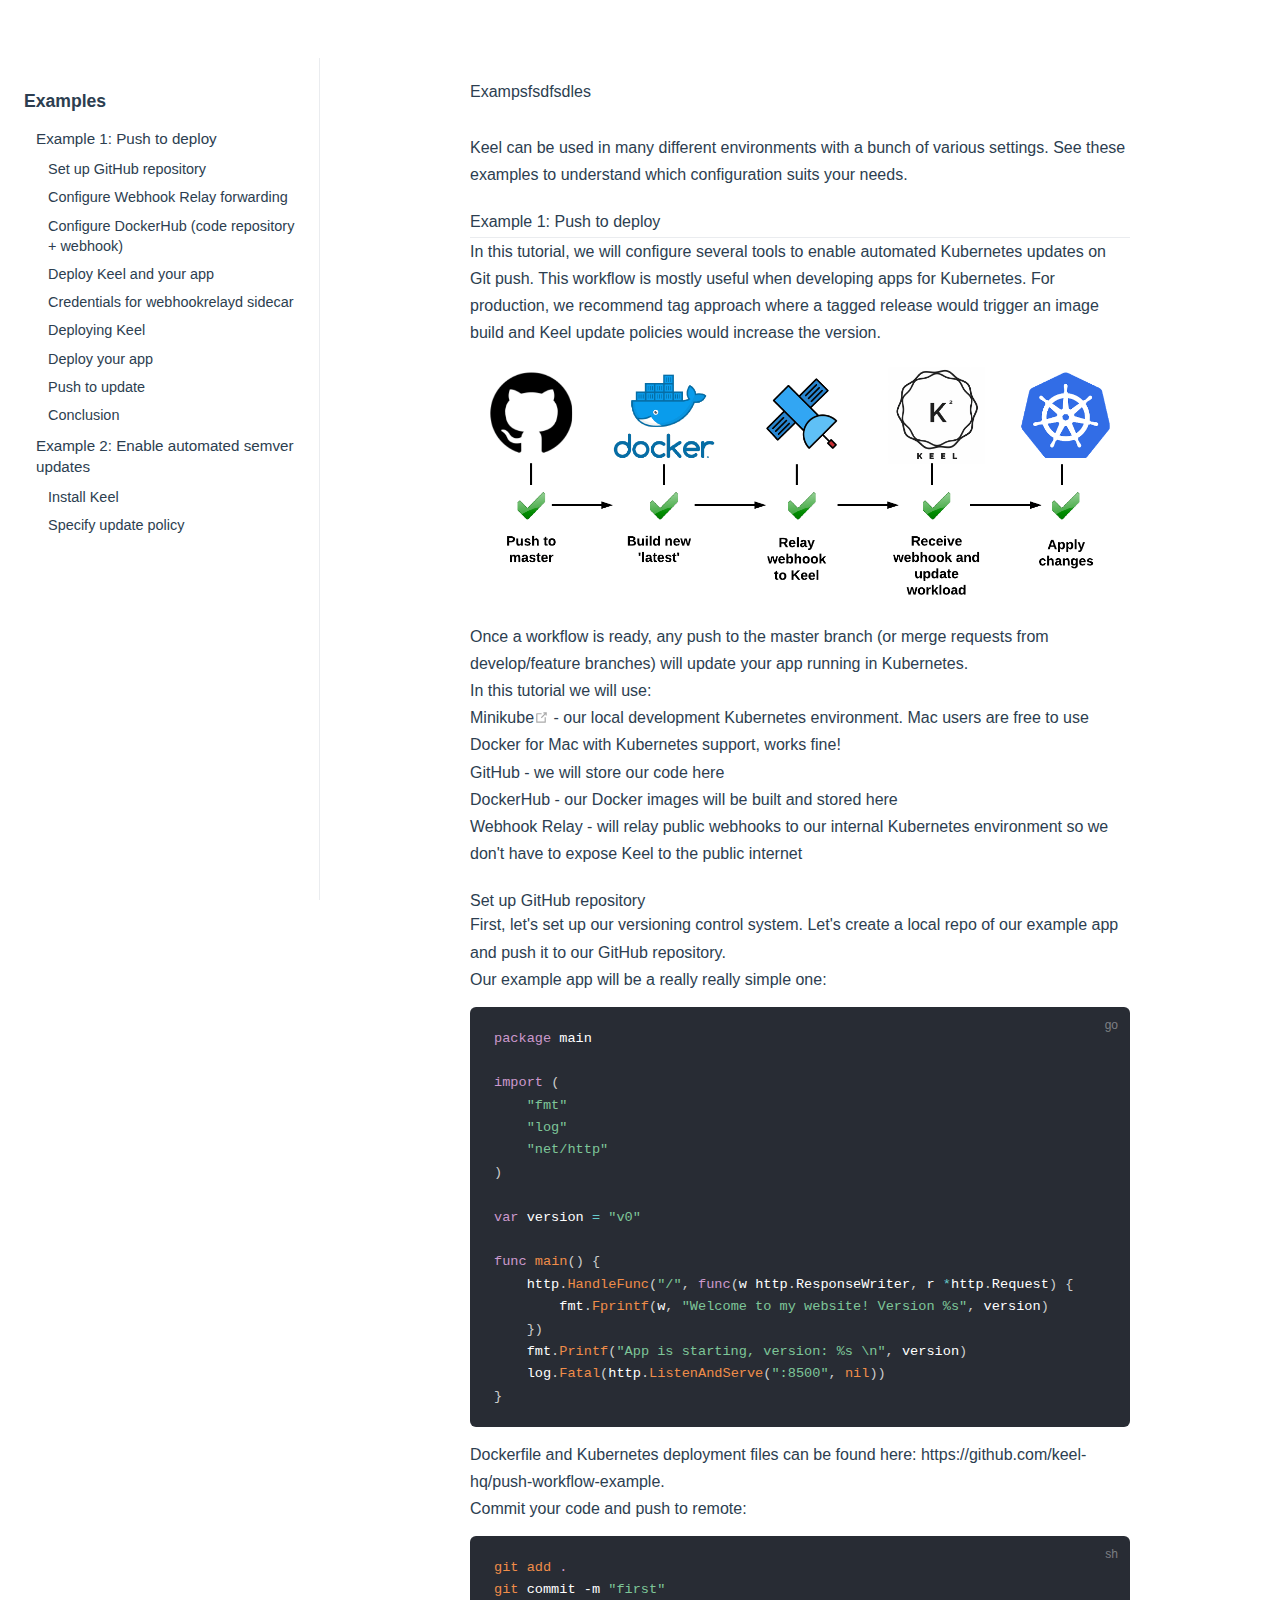
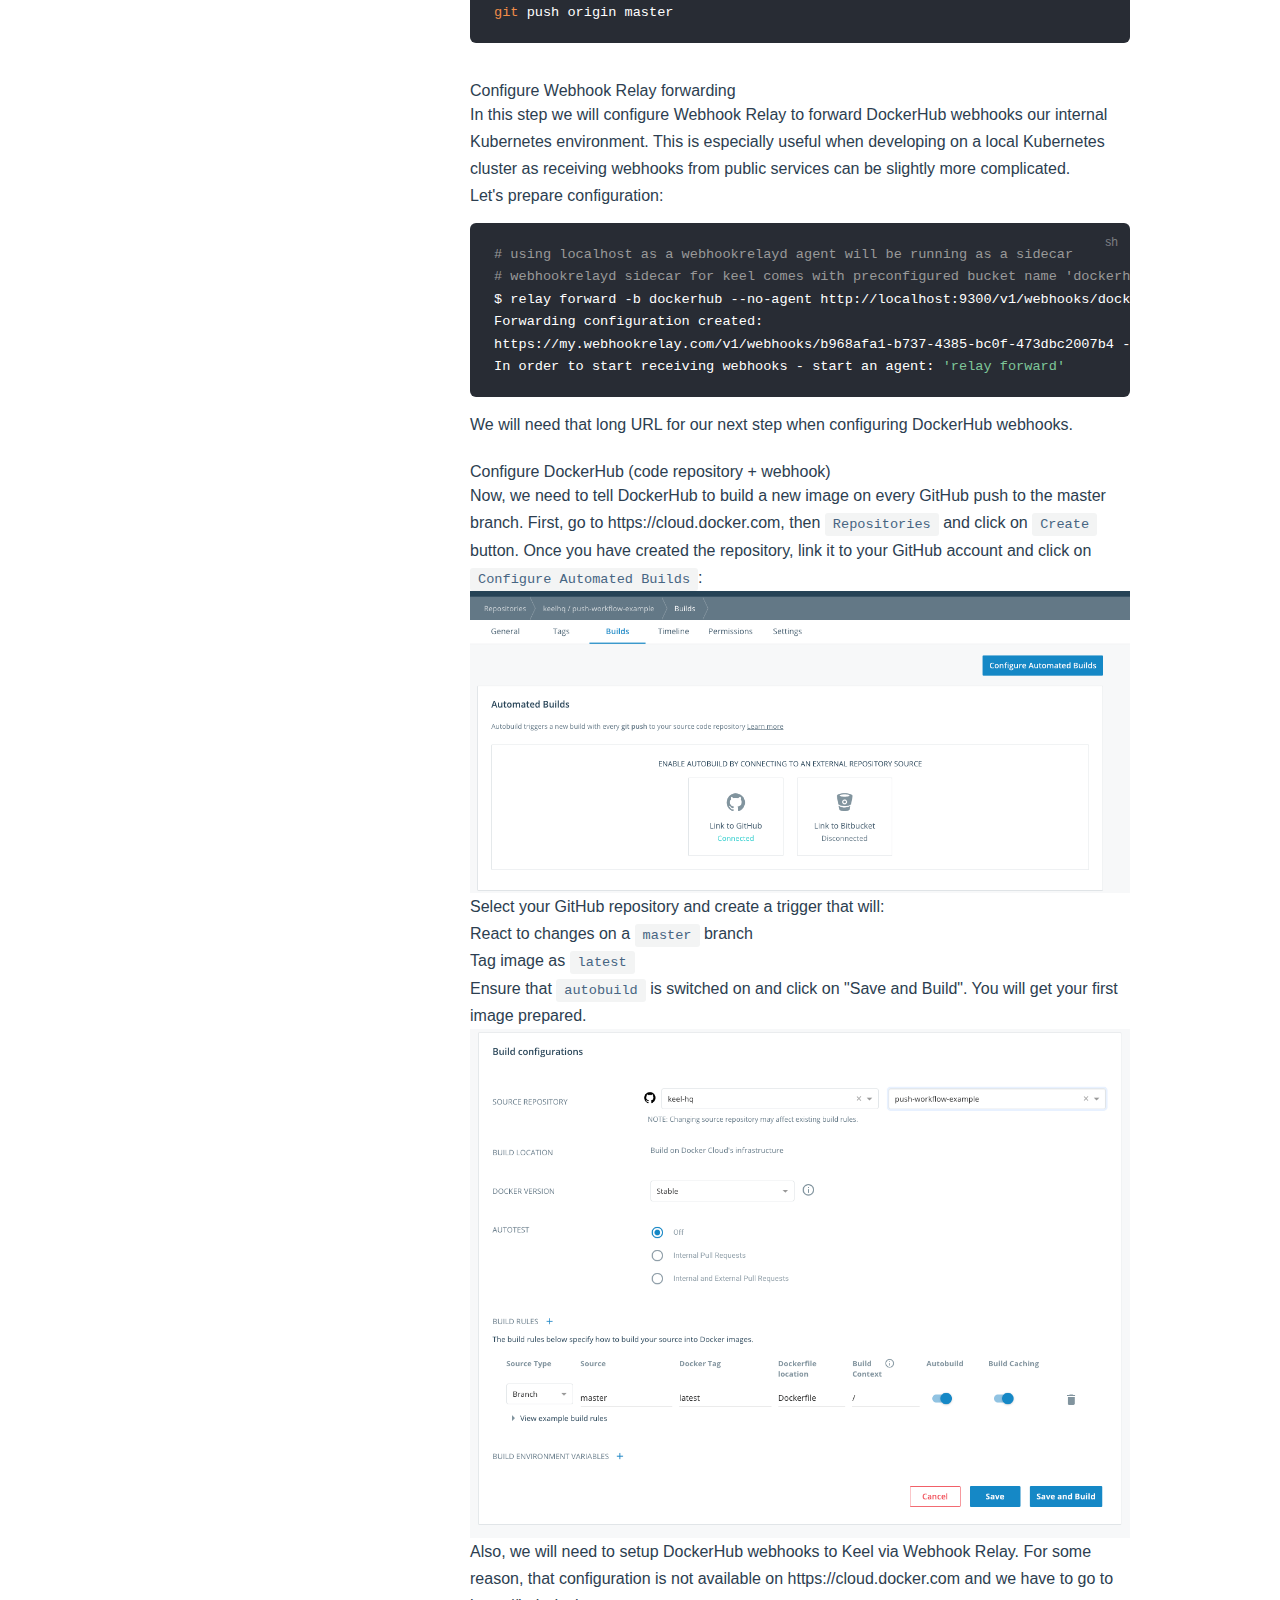
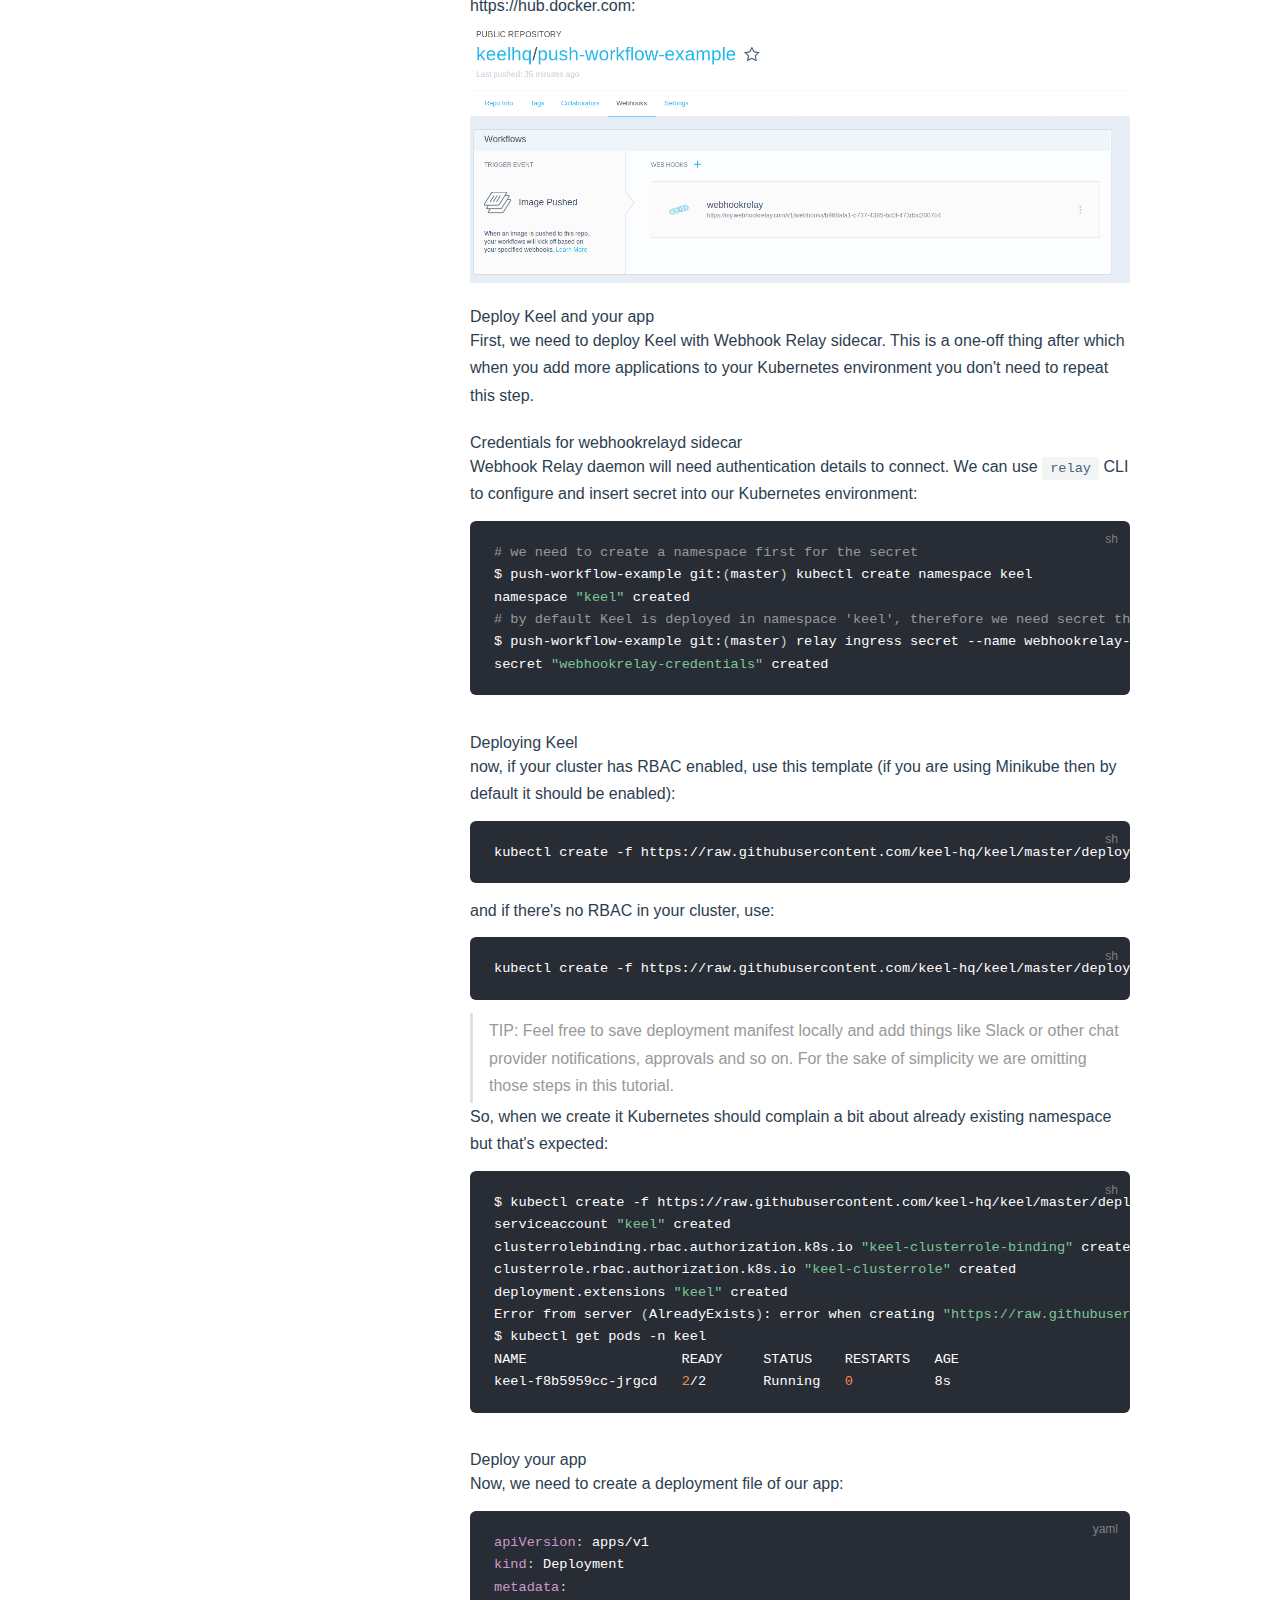
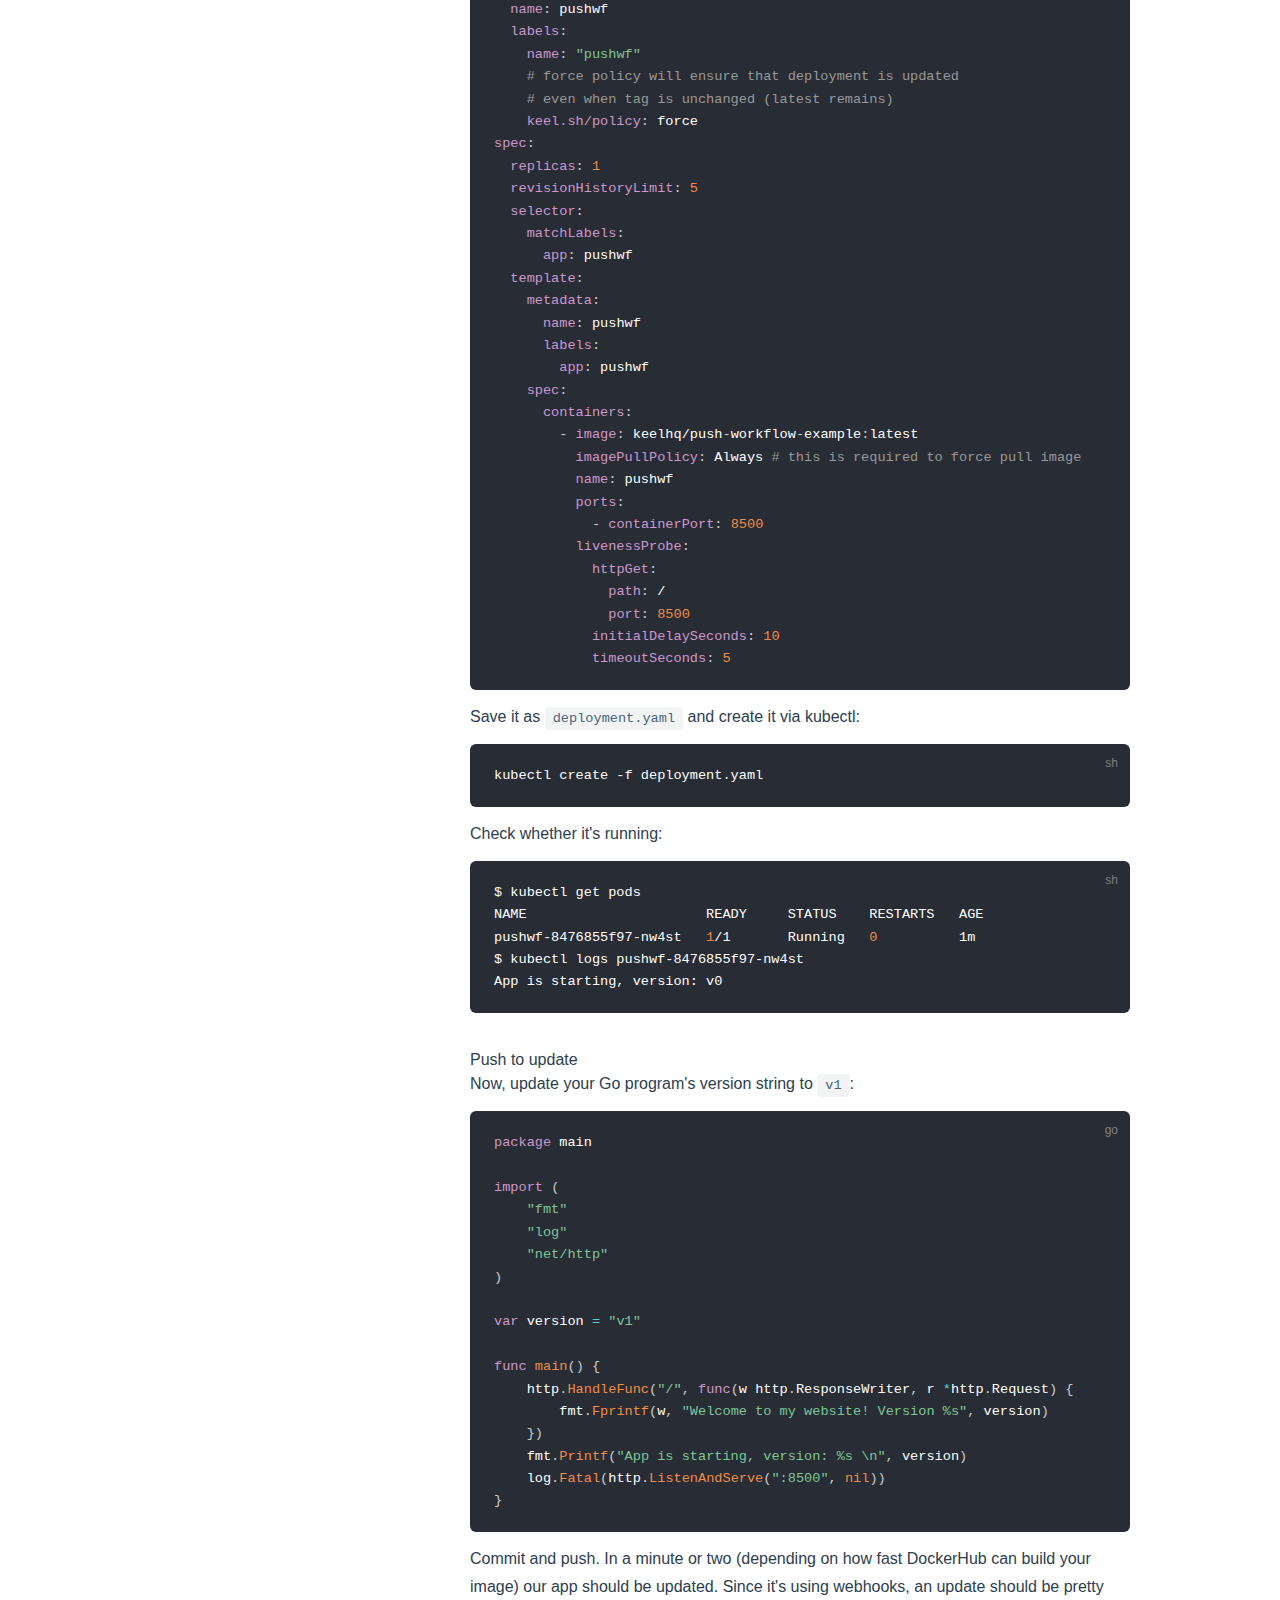
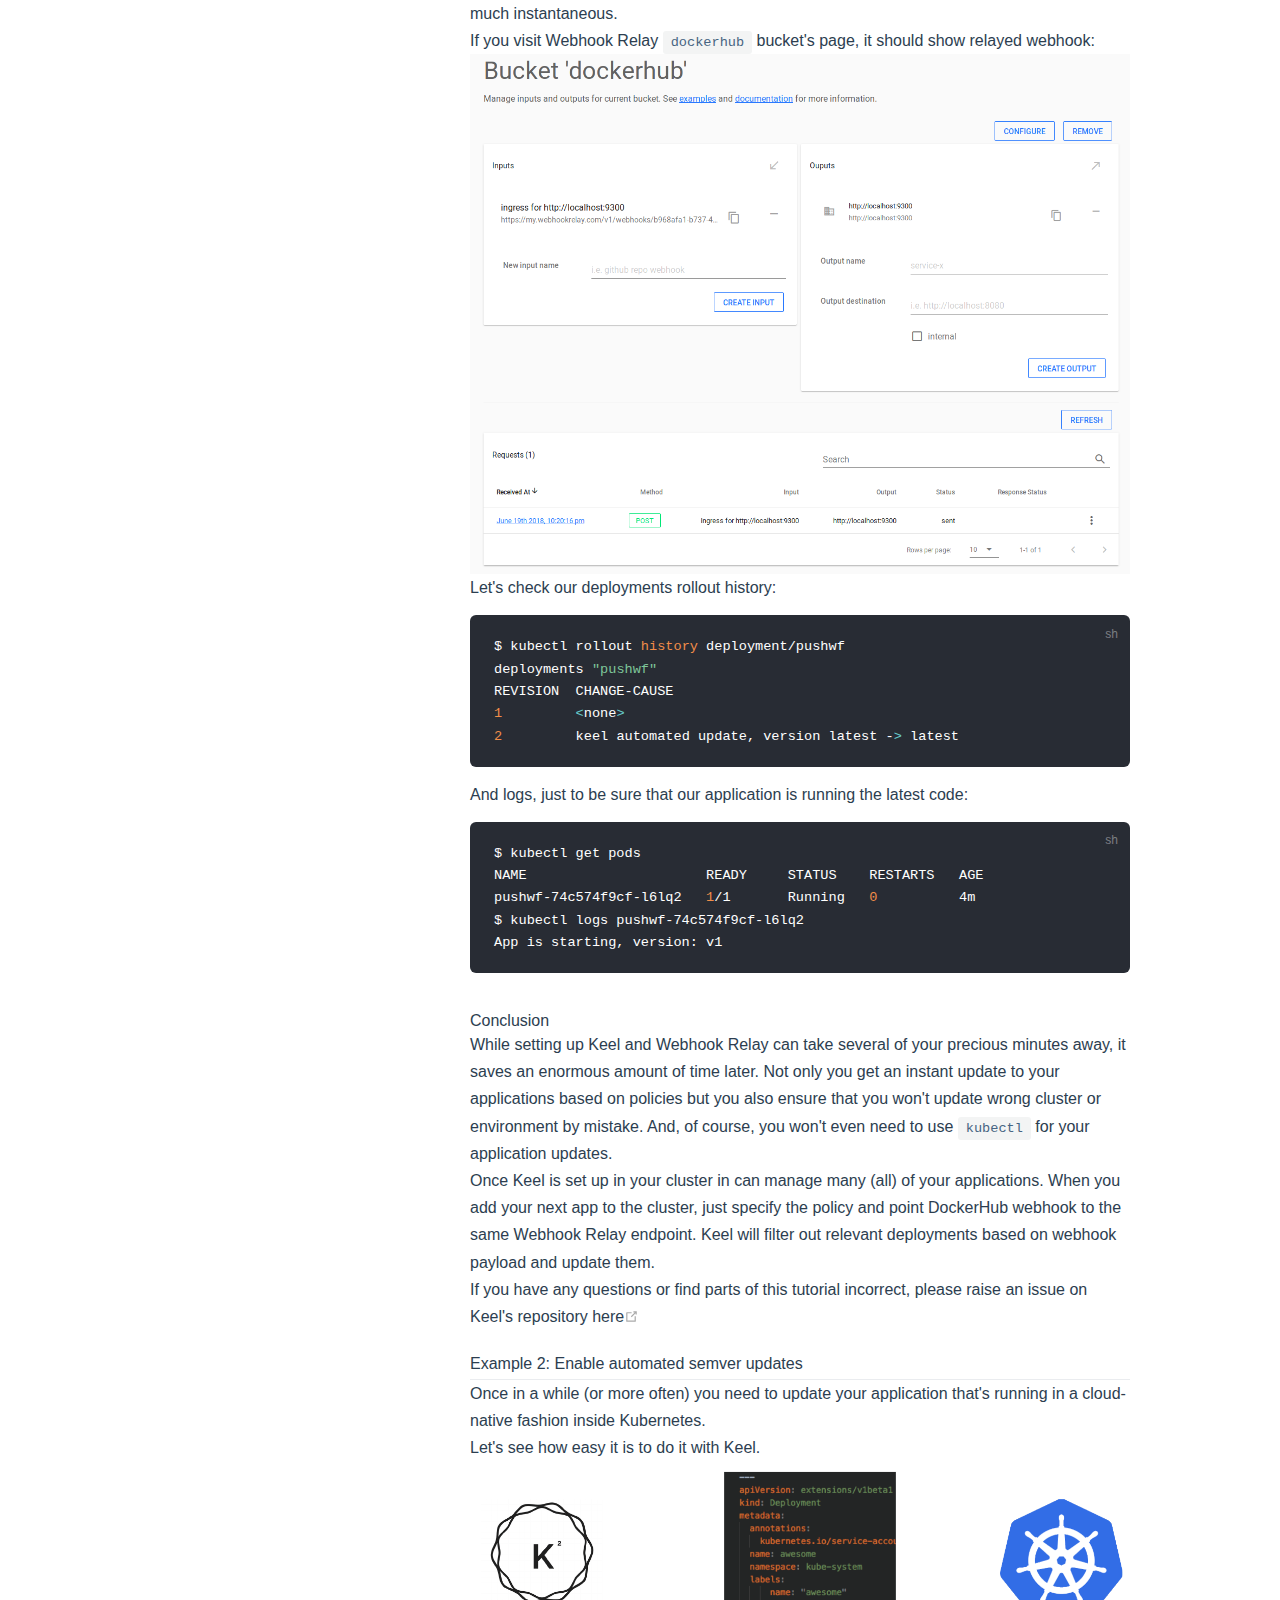
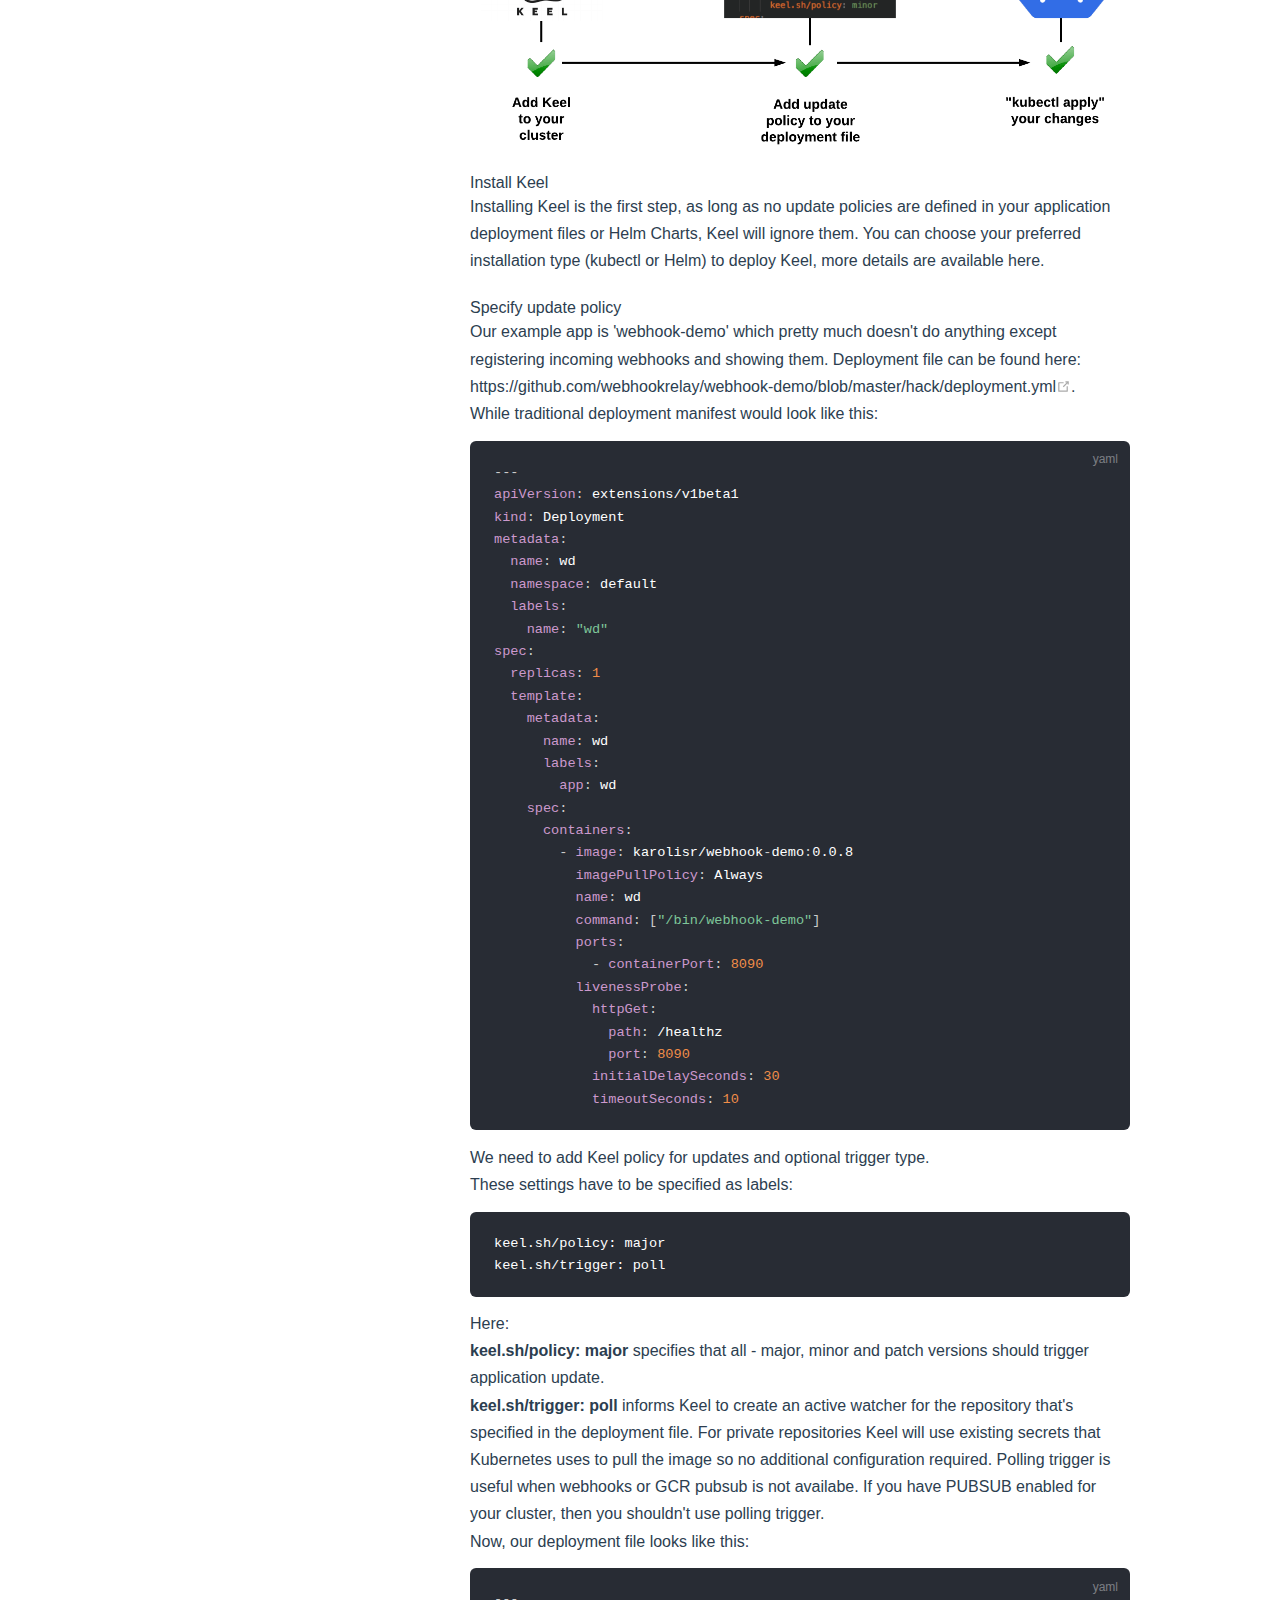
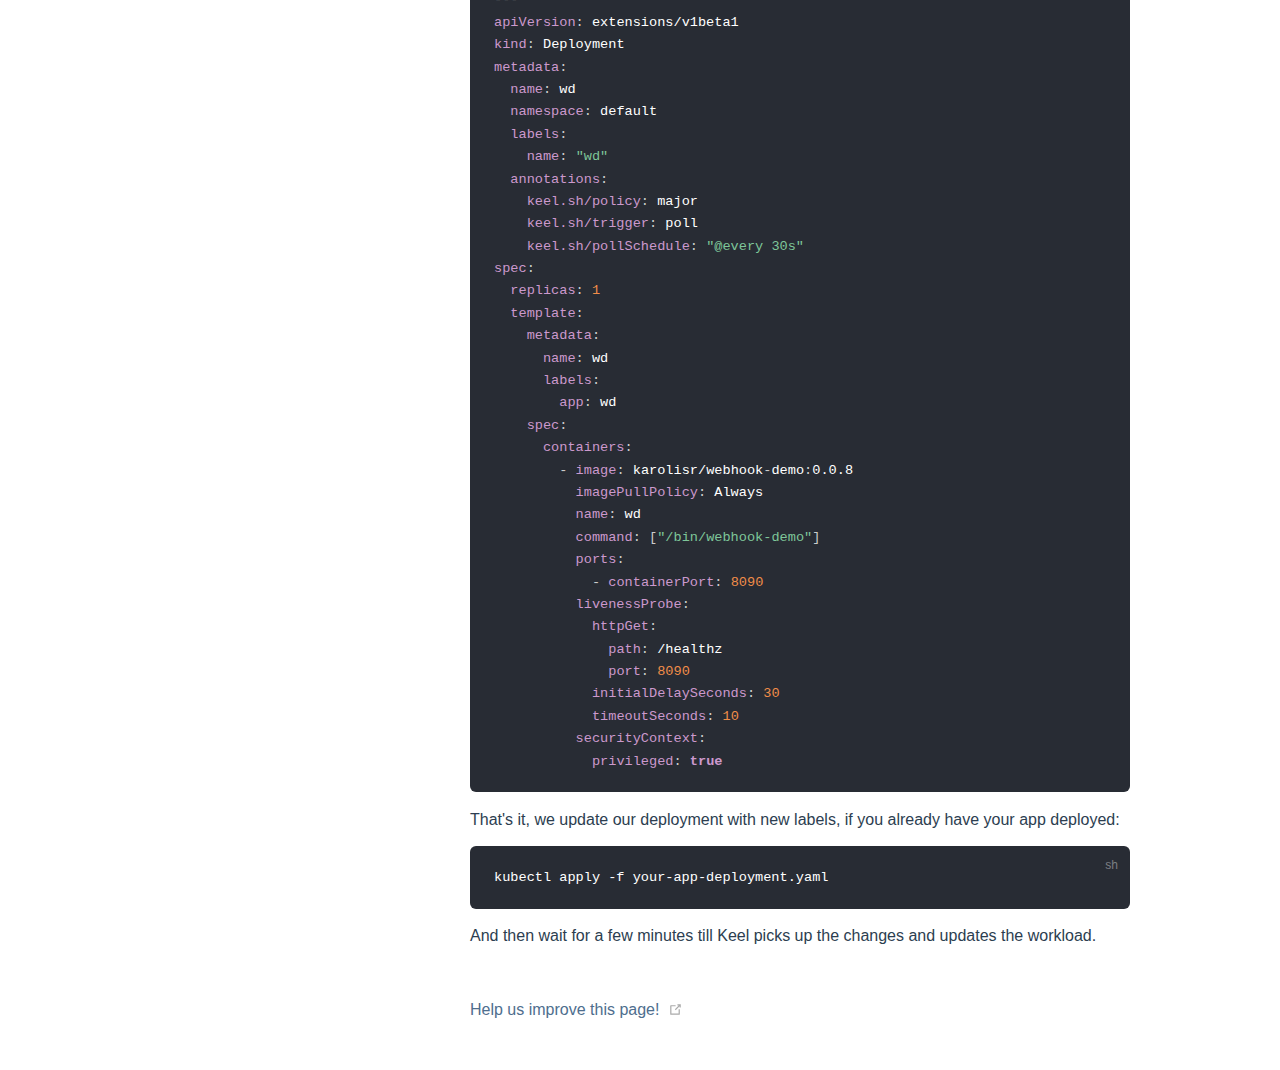
<file: examples/index.html>
<!DOCTYPE html>
<html lang="en-US">
  <head>
    <meta charset="utf-8">
    <meta name="viewport" content="width=device-width,initial-scale=1">
    <title>Examples | docs.karve.ai</title>
    <meta name="generator" content="VuePress 1.5.3">
    
    <meta name="description" content="keel examples">
    <meta name="keywords" content="kubernetes keel template manifest example">
    <link rel="preload" href="/assets/css/0.styles.6636f1c9.css" as="style"><link rel="preload" href="/assets/js/app.8f0bdd3a.js" as="script"><link rel="preload" href="/assets/js/2.d003ed3f.js" as="script"><link rel="preload" href="/assets/js/8.0c325b47.js" as="script"><link rel="preload" href="/assets/js/4.2ab046f9.js" as="script"><link rel="prefetch" href="/assets/js/3.35283484.js"><link rel="prefetch" href="/assets/js/5.621cc1f5.js"><link rel="prefetch" href="/assets/js/6.2e5d3b9d.js"><link rel="prefetch" href="/assets/js/7.62d8c7a4.js"><link rel="prefetch" href="/assets/js/9.62cb4004.js">
    <link rel="stylesheet" href="/assets/css/0.styles.6636f1c9.css">
  </head>
  <body>
    <div id="app" data-server-rendered="true"><div class="theme-container sidebar-open"><div class="sidebar-mask"></div> <aside class="sidebar"><nav class="nav-links"><div class="nav-item"><a href="/docs/" class="nav-link">Guide</a></div><div class="nav-item"><a href="/examples/" aria-current="page" class="nav-link router-link-exact-active router-link-active">Examples</a></div> <a href="https://github.com/keel-hq/keel" target="_blank" rel="noopener noreferrer" class="repo-link">
    GitHub
    <svg xmlns="http://www.w3.org/2000/svg" aria-hidden="true" x="0px" y="0px" viewBox="0 0 100 100" width="15" height="15" class="icon outbound"><path fill="currentColor" d="M18.8,85.1h56l0,0c2.2,0,4-1.8,4-4v-32h-8v28h-48v-48h28v-8h-32l0,0c-2.2,0-4,1.8-4,4v56C14.8,83.3,16.6,85.1,18.8,85.1z"></path> <polygon fill="currentColor" points="45.7,48.7 51.3,54.3 77.2,28.5 77.2,37.2 85.2,37.2 85.2,14.9 62.8,14.9 62.8,22.9 71.5,22.9"></polygon></svg></a></nav>  <ul class="sidebar-links"><li><section class="sidebar-group depth-0"><p class="sidebar-heading open"><span>Examples</span> <!----></p> <ul class="sidebar-links sidebar-group-items"><li><a href="/examples/#example-1-push-to-deploy" class="sidebar-link">Example 1: Push to deploy</a><ul class="sidebar-sub-headers"><li class="sidebar-sub-header"><a href="/examples/#set-up-github-repository" class="sidebar-link">Set up GitHub repository</a></li><li class="sidebar-sub-header"><a href="/examples/#configure-webhook-relay-forwarding" class="sidebar-link">Configure Webhook Relay forwarding</a></li><li class="sidebar-sub-header"><a href="/examples/#configure-dockerhub-code-repository-webhook" class="sidebar-link">Configure DockerHub (code repository + webhook)</a></li><li class="sidebar-sub-header"><a href="/examples/#deploy-keel-and-your-app" class="sidebar-link">Deploy Keel and your app</a></li><li class="sidebar-sub-header"><a href="/examples/#credentials-for-webhookrelayd-sidecar" class="sidebar-link">Credentials for webhookrelayd sidecar</a></li><li class="sidebar-sub-header"><a href="/examples/#deploying-keel" class="sidebar-link">Deploying Keel</a></li><li class="sidebar-sub-header"><a href="/examples/#deploy-your-app" class="sidebar-link">Deploy your app</a></li><li class="sidebar-sub-header"><a href="/examples/#push-to-update" class="sidebar-link">Push to update</a></li><li class="sidebar-sub-header"><a href="/examples/#conclusion" class="sidebar-link">Conclusion</a></li></ul></li><li><a href="/examples/#example-2-enable-automated-semver-updates" class="sidebar-link">Example 2: Enable automated semver updates</a><ul class="sidebar-sub-headers"><li class="sidebar-sub-header"><a href="/examples/#install-keel" class="sidebar-link">Install Keel</a></li><li class="sidebar-sub-header"><a href="/examples/#specify-update-policy" class="sidebar-link">Specify update policy</a></li></ul></li></ul></section></li></ul> </aside> <main class="page"> <div class="theme-default-content content__default"><h1 id="exampsfsdfsdles"><a href="#exampsfsdfsdles" class="header-anchor">#</a> Exampsfsdfsdles</h1> <p>Keel can be used in many different environments with a bunch of various settings. See these examples to understand which configuration suits your needs.</p> <h2 id="example-1-push-to-deploy"><a href="#example-1-push-to-deploy" class="header-anchor">#</a> Example 1: Push to deploy</h2> <p>In this tutorial, we will configure several tools to enable automated Kubernetes updates on Git push. This workflow is mostly useful when developing apps for Kubernetes. For production, we recommend tag approach where a tagged release would trigger an image build and Keel update policies would increase the version.</p> <p><img src="/img/examples/force-workflow.png" alt="Keel Force Workflow"></p> <p>Once a workflow is ready, any push to the master branch (or merge requests from develop/feature branches) will update your app running in Kubernetes.</p> <p>In this tutorial we will use:</p> <ul><li><a href="https://github.com/kubernetes/minikube#what-is-minikube" target="_blank" rel="noopener noreferrer">Minikube<svg xmlns="http://www.w3.org/2000/svg" aria-hidden="true" x="0px" y="0px" viewBox="0 0 100 100" width="15" height="15" class="icon outbound"><path fill="currentColor" d="M18.8,85.1h56l0,0c2.2,0,4-1.8,4-4v-32h-8v28h-48v-48h28v-8h-32l0,0c-2.2,0-4,1.8-4,4v56C14.8,83.3,16.6,85.1,18.8,85.1z"></path> <polygon fill="currentColor" points="45.7,48.7 51.3,54.3 77.2,28.5 77.2,37.2 85.2,37.2 85.2,14.9 62.8,14.9 62.8,22.9 71.5,22.9"></polygon></svg></a> - our local development Kubernetes environment. Mac users are free to use Docker for Mac with Kubernetes support, works fine!</li> <li>GitHub - we will store our code here</li> <li>DockerHub - our Docker images will be built and stored here</li> <li>Webhook Relay - will relay public webhooks to our internal Kubernetes environment so we don't have to expose Keel to the public internet</li></ul> <h3 id="set-up-github-repository"><a href="#set-up-github-repository" class="header-anchor">#</a> Set up GitHub repository</h3> <p>First, let's set up our versioning control system. Let's create a local repo of our example app and push it to our GitHub repository.</p> <p>Our example app will be a really really simple one:</p> <div class="language-go extra-class"><pre class="language-go"><code><span class="token keyword">package</span> main

<span class="token keyword">import</span> <span class="token punctuation">(</span>
    <span class="token string">&quot;fmt&quot;</span>
    <span class="token string">&quot;log&quot;</span>
    <span class="token string">&quot;net/http&quot;</span>
<span class="token punctuation">)</span>

<span class="token keyword">var</span> version <span class="token operator">=</span> <span class="token string">&quot;v0&quot;</span>

<span class="token keyword">func</span> <span class="token function">main</span><span class="token punctuation">(</span><span class="token punctuation">)</span> <span class="token punctuation">{</span>
    http<span class="token punctuation">.</span><span class="token function">HandleFunc</span><span class="token punctuation">(</span><span class="token string">&quot;/&quot;</span><span class="token punctuation">,</span> <span class="token keyword">func</span><span class="token punctuation">(</span>w http<span class="token punctuation">.</span>ResponseWriter<span class="token punctuation">,</span> r <span class="token operator">*</span>http<span class="token punctuation">.</span>Request<span class="token punctuation">)</span> <span class="token punctuation">{</span>
        fmt<span class="token punctuation">.</span><span class="token function">Fprintf</span><span class="token punctuation">(</span>w<span class="token punctuation">,</span> <span class="token string">&quot;Welcome to my website! Version %s&quot;</span><span class="token punctuation">,</span> version<span class="token punctuation">)</span>
    <span class="token punctuation">}</span><span class="token punctuation">)</span>
    fmt<span class="token punctuation">.</span><span class="token function">Printf</span><span class="token punctuation">(</span><span class="token string">&quot;App is starting, version: %s \n&quot;</span><span class="token punctuation">,</span> version<span class="token punctuation">)</span>
    log<span class="token punctuation">.</span><span class="token function">Fatal</span><span class="token punctuation">(</span>http<span class="token punctuation">.</span><span class="token function">ListenAndServe</span><span class="token punctuation">(</span><span class="token string">&quot;:8500&quot;</span><span class="token punctuation">,</span> <span class="token boolean">nil</span><span class="token punctuation">)</span><span class="token punctuation">)</span>
<span class="token punctuation">}</span>
</code></pre></div><p>Dockerfile and Kubernetes deployment files can be found here: https://github.com/keel-hq/push-workflow-example.</p> <p>Commit your code and push to remote:</p> <div class="language-bash extra-class"><pre class="language-bash"><code><span class="token function">git</span> <span class="token function">add</span> <span class="token builtin class-name">.</span>
<span class="token function">git</span> commit -m <span class="token string">&quot;first&quot;</span>
<span class="token function">git</span> push origin master
</code></pre></div><h3 id="configure-webhook-relay-forwarding"><a href="#configure-webhook-relay-forwarding" class="header-anchor">#</a> Configure Webhook Relay forwarding</h3> <p>In this step we will configure Webhook Relay to forward DockerHub webhooks our internal Kubernetes environment. This is especially useful when developing on a local Kubernetes cluster as receiving webhooks from public services can be slightly more complicated.</p> <p>Let's prepare configuration:</p> <div class="language-bash extra-class"><pre class="language-bash"><code><span class="token comment"># using localhost as a webhookrelayd agent will be running as a sidecar</span>
<span class="token comment"># webhookrelayd sidecar for keel comes with preconfigured bucket name 'dockerhub'</span>
$ relay forward -b dockerhub --no-agent http://localhost:9300/v1/webhooks/dockerhub
Forwarding configuration created:
https://my.webhookrelay.com/v1/webhooks/b968afa1-b737-4385-bc0f-473dbc2007b4 -<span class="token operator">&gt;</span> http://localhost:9300
In order to start receiving webhooks - start an agent: <span class="token string">'relay forward'</span>
</code></pre></div><p>We will need that long URL for our next step when configuring DockerHub webhooks.</p> <h3 id="configure-dockerhub-code-repository-webhook"><a href="#configure-dockerhub-code-repository-webhook" class="header-anchor">#</a> Configure DockerHub (code repository + webhook)</h3> <p>Now, we need to tell DockerHub to build a new image on every GitHub push to the master branch. First, go to https://cloud.docker.com, then <code>Repositories</code> and click on <code>Create</code> button. Once you have created the repository, link it to your GitHub account and click on <code>Configure Automated Builds</code>:</p> <p><img src="/img/examples/configure-autobuild.png" alt="configure automated builds"></p> <p>Select your GitHub repository and create a trigger that will:</p> <ul><li>React to changes on a <code>master</code> branch</li> <li>Tag image as <code>latest</code></li></ul> <p>Ensure that <code>autobuild</code> is switched on and click on &quot;Save and Build&quot;. You will get your first image prepared.</p> <p><img src="/img/examples/docker-build-config.png" alt="configure automated builds"></p> <p>Also, we will need to setup DockerHub webhooks to Keel via Webhook Relay. For some reason, that configuration is not available on https://cloud.docker.com and we have to go to https://hub.docker.com:</p> <p><img src="/img/examples/dockerhub-webhook.png" alt="dockerhub webhooks"></p> <h3 id="deploy-keel-and-your-app"><a href="#deploy-keel-and-your-app" class="header-anchor">#</a> Deploy Keel and your app</h3> <p>First, we need to deploy Keel with Webhook Relay sidecar. This is a one-off thing after which when you add more applications to your Kubernetes environment you don't need to repeat this step.</p> <h3 id="credentials-for-webhookrelayd-sidecar"><a href="#credentials-for-webhookrelayd-sidecar" class="header-anchor">#</a> Credentials for webhookrelayd sidecar</h3> <p>Webhook Relay daemon will need authentication details to connect. We can use <code>relay</code> CLI to configure and insert secret into our Kubernetes environment:</p> <div class="language-bash extra-class"><pre class="language-bash"><code><span class="token comment"># we need to create a namespace first for the secret</span>
$ push-workflow-example git:<span class="token punctuation">(</span>master<span class="token punctuation">)</span> kubectl create namespace keel
namespace <span class="token string">&quot;keel&quot;</span> created
<span class="token comment"># by default Keel is deployed in namespace 'keel', therefore we need secret there</span>
$ push-workflow-example git:<span class="token punctuation">(</span>master<span class="token punctuation">)</span> relay ingress secret --name webhookrelay-credentials --namespace keel
secret <span class="token string">&quot;webhookrelay-credentials&quot;</span> created
</code></pre></div><h3 id="deploying-keel"><a href="#deploying-keel" class="header-anchor">#</a> Deploying Keel</h3> <p>now, if your cluster has RBAC enabled, use this template (if you are using Minikube then by default it should be enabled):</p> <div class="language-bash extra-class"><pre class="language-bash"><code>kubectl create -f https://raw.githubusercontent.com/keel-hq/keel/master/deployment/deployment-rbac-whr-sidecar.yaml
</code></pre></div><p>and if there's no RBAC in your cluster, use:</p> <div class="language-bash extra-class"><pre class="language-bash"><code>kubectl create -f https://raw.githubusercontent.com/keel-hq/keel/master/deployment/deployment-norbac-whr-sidecar.yaml
</code></pre></div><blockquote><p>TIP: Feel free to save deployment manifest locally and add things like Slack or other chat provider notifications, approvals and so on. For the sake of simplicity we are omitting those steps in this tutorial.</p></blockquote> <p>So, when we create it Kubernetes should complain a bit about already existing namespace but that's expected:</p> <div class="language-bash extra-class"><pre class="language-bash"><code>$ kubectl create -f https://raw.githubusercontent.com/keel-hq/keel/master/deployment/deployment-rbac-whr-sidecar.yaml
serviceaccount <span class="token string">&quot;keel&quot;</span> created
clusterrolebinding.rbac.authorization.k8s.io <span class="token string">&quot;keel-clusterrole-binding&quot;</span> created
clusterrole.rbac.authorization.k8s.io <span class="token string">&quot;keel-clusterrole&quot;</span> created
deployment.extensions <span class="token string">&quot;keel&quot;</span> created
Error from server <span class="token punctuation">(</span>AlreadyExists<span class="token punctuation">)</span>: error when creating <span class="token string">&quot;https://raw.githubusercontent.com/keel-hq/keel/master/deployment/deployment-rbac-whr-sidecar.yaml&quot;</span><span class="token builtin class-name">:</span> namespaces <span class="token string">&quot;keel&quot;</span> already exists
$ kubectl get pods -n keel
NAME                   READY     STATUS    RESTARTS   AGE
keel-f8b5959cc-jrgcd   <span class="token number">2</span>/2       Running   <span class="token number">0</span>          8s
</code></pre></div><h3 id="deploy-your-app"><a href="#deploy-your-app" class="header-anchor">#</a> Deploy your app</h3> <p>Now, we need to create a deployment file of our app:</p> <div class="language-yaml extra-class"><pre class="language-yaml"><code><span class="token key atrule">apiVersion</span><span class="token punctuation">:</span> apps/v1
<span class="token key atrule">kind</span><span class="token punctuation">:</span> Deployment
<span class="token key atrule">metadata</span><span class="token punctuation">:</span>
  <span class="token key atrule">name</span><span class="token punctuation">:</span> pushwf
  <span class="token key atrule">labels</span><span class="token punctuation">:</span>
    <span class="token key atrule">name</span><span class="token punctuation">:</span> <span class="token string">&quot;pushwf&quot;</span>
    <span class="token comment"># force policy will ensure that deployment is updated</span>
    <span class="token comment"># even when tag is unchanged (latest remains)</span>
    <span class="token key atrule">keel.sh/policy</span><span class="token punctuation">:</span> force
<span class="token key atrule">spec</span><span class="token punctuation">:</span>
  <span class="token key atrule">replicas</span><span class="token punctuation">:</span> <span class="token number">1</span>
  <span class="token key atrule">revisionHistoryLimit</span><span class="token punctuation">:</span> <span class="token number">5</span>
  <span class="token key atrule">selector</span><span class="token punctuation">:</span>
    <span class="token key atrule">matchLabels</span><span class="token punctuation">:</span>
      <span class="token key atrule">app</span><span class="token punctuation">:</span> pushwf
  <span class="token key atrule">template</span><span class="token punctuation">:</span>
    <span class="token key atrule">metadata</span><span class="token punctuation">:</span>
      <span class="token key atrule">name</span><span class="token punctuation">:</span> pushwf
      <span class="token key atrule">labels</span><span class="token punctuation">:</span>
        <span class="token key atrule">app</span><span class="token punctuation">:</span> pushwf
    <span class="token key atrule">spec</span><span class="token punctuation">:</span>
      <span class="token key atrule">containers</span><span class="token punctuation">:</span>
        <span class="token punctuation">-</span> <span class="token key atrule">image</span><span class="token punctuation">:</span> keelhq/push<span class="token punctuation">-</span>workflow<span class="token punctuation">-</span>example<span class="token punctuation">:</span>latest
          <span class="token key atrule">imagePullPolicy</span><span class="token punctuation">:</span> Always <span class="token comment"># this is required to force pull image</span>
          <span class="token key atrule">name</span><span class="token punctuation">:</span> pushwf
          <span class="token key atrule">ports</span><span class="token punctuation">:</span>
            <span class="token punctuation">-</span> <span class="token key atrule">containerPort</span><span class="token punctuation">:</span> <span class="token number">8500</span>
          <span class="token key atrule">livenessProbe</span><span class="token punctuation">:</span>
            <span class="token key atrule">httpGet</span><span class="token punctuation">:</span>
              <span class="token key atrule">path</span><span class="token punctuation">:</span> /
              <span class="token key atrule">port</span><span class="token punctuation">:</span> <span class="token number">8500</span>
            <span class="token key atrule">initialDelaySeconds</span><span class="token punctuation">:</span> <span class="token number">10</span>
            <span class="token key atrule">timeoutSeconds</span><span class="token punctuation">:</span> <span class="token number">5</span>
</code></pre></div><p>Save it as <code>deployment.yaml</code> and create it via kubectl:</p> <div class="language-bash extra-class"><pre class="language-bash"><code>kubectl create -f deployment.yaml
</code></pre></div><p>Check whether it's running:</p> <div class="language-bash extra-class"><pre class="language-bash"><code>$ kubectl get pods
NAME                      READY     STATUS    RESTARTS   AGE
pushwf-8476855f97-nw4st   <span class="token number">1</span>/1       Running   <span class="token number">0</span>          1m
$ kubectl logs pushwf-8476855f97-nw4st
App is starting, version: v0
</code></pre></div><h3 id="push-to-update"><a href="#push-to-update" class="header-anchor">#</a> Push to update</h3> <p>Now, update your Go program's version string to <code>v1</code>:</p> <div class="language-go extra-class"><pre class="language-go"><code><span class="token keyword">package</span> main

<span class="token keyword">import</span> <span class="token punctuation">(</span>
    <span class="token string">&quot;fmt&quot;</span>
    <span class="token string">&quot;log&quot;</span>
    <span class="token string">&quot;net/http&quot;</span>
<span class="token punctuation">)</span>

<span class="token keyword">var</span> version <span class="token operator">=</span> <span class="token string">&quot;v1&quot;</span>

<span class="token keyword">func</span> <span class="token function">main</span><span class="token punctuation">(</span><span class="token punctuation">)</span> <span class="token punctuation">{</span>
    http<span class="token punctuation">.</span><span class="token function">HandleFunc</span><span class="token punctuation">(</span><span class="token string">&quot;/&quot;</span><span class="token punctuation">,</span> <span class="token keyword">func</span><span class="token punctuation">(</span>w http<span class="token punctuation">.</span>ResponseWriter<span class="token punctuation">,</span> r <span class="token operator">*</span>http<span class="token punctuation">.</span>Request<span class="token punctuation">)</span> <span class="token punctuation">{</span>
        fmt<span class="token punctuation">.</span><span class="token function">Fprintf</span><span class="token punctuation">(</span>w<span class="token punctuation">,</span> <span class="token string">&quot;Welcome to my website! Version %s&quot;</span><span class="token punctuation">,</span> version<span class="token punctuation">)</span>
    <span class="token punctuation">}</span><span class="token punctuation">)</span>
    fmt<span class="token punctuation">.</span><span class="token function">Printf</span><span class="token punctuation">(</span><span class="token string">&quot;App is starting, version: %s \n&quot;</span><span class="token punctuation">,</span> version<span class="token punctuation">)</span>
    log<span class="token punctuation">.</span><span class="token function">Fatal</span><span class="token punctuation">(</span>http<span class="token punctuation">.</span><span class="token function">ListenAndServe</span><span class="token punctuation">(</span><span class="token string">&quot;:8500&quot;</span><span class="token punctuation">,</span> <span class="token boolean">nil</span><span class="token punctuation">)</span><span class="token punctuation">)</span>
<span class="token punctuation">}</span>
</code></pre></div><p>Commit and push. In a minute or two (depending on how fast DockerHub can build your image) our app should be updated. Since it's using webhooks, an update should be pretty much instantaneous.</p> <p>If you visit Webhook Relay <code>dockerhub</code> bucket's page, it should show relayed webhook:</p> <p><img src="/img/examples/whr-dockerhub-relayed.png" alt="dockerhub webhooks"></p> <p>Let's check our deployments rollout history:</p> <div class="language-bash extra-class"><pre class="language-bash"><code>$ kubectl rollout <span class="token function">history</span> deployment/pushwf
deployments <span class="token string">&quot;pushwf&quot;</span>
REVISION  CHANGE-CAUSE
<span class="token number">1</span>         <span class="token operator">&lt;</span>none<span class="token operator">&gt;</span>
<span class="token number">2</span>         keel automated update, version latest -<span class="token operator">&gt;</span> latest
</code></pre></div><p>And logs, just to be sure that our application is running the latest code:</p> <div class="language-bash extra-class"><pre class="language-bash"><code>$ kubectl get pods
NAME                      READY     STATUS    RESTARTS   AGE
pushwf-74c574f9cf-l6lq2   <span class="token number">1</span>/1       Running   <span class="token number">0</span>          4m
$ kubectl logs pushwf-74c574f9cf-l6lq2
App is starting, version: v1
</code></pre></div><h3 id="conclusion"><a href="#conclusion" class="header-anchor">#</a> Conclusion</h3> <p>While setting up Keel and Webhook Relay can take several of your precious minutes away, it saves an enormous amount of time later. Not only you get an instant update to your applications based on policies but you also ensure that you won't update wrong cluster or environment by mistake. And, of course, you won't even need to use <code>kubectl</code> for your application updates.</p> <p>Once Keel is set up in your cluster in can manage many (all) of your applications. When you add your next app to the cluster, just specify the policy and point DockerHub webhook to the same Webhook Relay endpoint. Keel will filter out relevant deployments based on webhook payload and update them.</p> <p>If you have any questions or find parts of this tutorial incorrect, please raise an issue on Keel's repository <a href="https://github.com/keel-hq/keel/issues" target="_blank" rel="noopener noreferrer">here<svg xmlns="http://www.w3.org/2000/svg" aria-hidden="true" x="0px" y="0px" viewBox="0 0 100 100" width="15" height="15" class="icon outbound"><path fill="currentColor" d="M18.8,85.1h56l0,0c2.2,0,4-1.8,4-4v-32h-8v28h-48v-48h28v-8h-32l0,0c-2.2,0-4,1.8-4,4v56C14.8,83.3,16.6,85.1,18.8,85.1z"></path> <polygon fill="currentColor" points="45.7,48.7 51.3,54.3 77.2,28.5 77.2,37.2 85.2,37.2 85.2,14.9 62.8,14.9 62.8,22.9 71.5,22.9"></polygon></svg></a></p> <h2 id="example-2-enable-automated-semver-updates"><a href="#example-2-enable-automated-semver-updates" class="header-anchor">#</a> Example 2: Enable automated semver updates</h2> <p>Once in a while (or more often) you need to update your application that's running in a cloud-native fashion inside Kubernetes.</p> <p>Let's see how easy it is to do it with Keel.</p> <p><img src="/img/examples/keel-quick-start.png" alt="Keel Quick Start"></p> <h3 id="install-keel"><a href="#install-keel" class="header-anchor">#</a> Install Keel</h3> <p>Installing Keel is the first step, as long as no update policies are defined in your application deployment files or Helm Charts, Keel will ignore them.
You can choose your preferred installation type (kubectl or Helm) to deploy Keel, more details are available <a href="/docs/#installation">here</a>.</p> <h3 id="specify-update-policy"><a href="#specify-update-policy" class="header-anchor">#</a> Specify update policy</h3> <p>Our example app is 'webhook-demo' which pretty much doesn't do anything except registering incoming webhooks and showing them. Deployment file can be found here: <a href="https://github.com/webhookrelay/webhook-demo/blob/master/hack/deployment.yml" target="_blank" rel="noopener noreferrer">https://github.com/webhookrelay/webhook-demo/blob/master/hack/deployment.yml<svg xmlns="http://www.w3.org/2000/svg" aria-hidden="true" x="0px" y="0px" viewBox="0 0 100 100" width="15" height="15" class="icon outbound"><path fill="currentColor" d="M18.8,85.1h56l0,0c2.2,0,4-1.8,4-4v-32h-8v28h-48v-48h28v-8h-32l0,0c-2.2,0-4,1.8-4,4v56C14.8,83.3,16.6,85.1,18.8,85.1z"></path> <polygon fill="currentColor" points="45.7,48.7 51.3,54.3 77.2,28.5 77.2,37.2 85.2,37.2 85.2,14.9 62.8,14.9 62.8,22.9 71.5,22.9"></polygon></svg></a>.</p> <p>While traditional deployment manifest would look like this:</p> <div class="language-yaml extra-class"><pre class="language-yaml"><code><span class="token punctuation">---</span>
<span class="token key atrule">apiVersion</span><span class="token punctuation">:</span> extensions/v1beta1
<span class="token key atrule">kind</span><span class="token punctuation">:</span> Deployment
<span class="token key atrule">metadata</span><span class="token punctuation">:</span>
  <span class="token key atrule">name</span><span class="token punctuation">:</span> wd
  <span class="token key atrule">namespace</span><span class="token punctuation">:</span> default
  <span class="token key atrule">labels</span><span class="token punctuation">:</span>
    <span class="token key atrule">name</span><span class="token punctuation">:</span> <span class="token string">&quot;wd&quot;</span>
<span class="token key atrule">spec</span><span class="token punctuation">:</span>
  <span class="token key atrule">replicas</span><span class="token punctuation">:</span> <span class="token number">1</span>
  <span class="token key atrule">template</span><span class="token punctuation">:</span>
    <span class="token key atrule">metadata</span><span class="token punctuation">:</span>
      <span class="token key atrule">name</span><span class="token punctuation">:</span> wd
      <span class="token key atrule">labels</span><span class="token punctuation">:</span>
        <span class="token key atrule">app</span><span class="token punctuation">:</span> wd
    <span class="token key atrule">spec</span><span class="token punctuation">:</span>
      <span class="token key atrule">containers</span><span class="token punctuation">:</span>
        <span class="token punctuation">-</span> <span class="token key atrule">image</span><span class="token punctuation">:</span> karolisr/webhook<span class="token punctuation">-</span>demo<span class="token punctuation">:</span>0.0.8
          <span class="token key atrule">imagePullPolicy</span><span class="token punctuation">:</span> Always
          <span class="token key atrule">name</span><span class="token punctuation">:</span> wd
          <span class="token key atrule">command</span><span class="token punctuation">:</span> <span class="token punctuation">[</span><span class="token string">&quot;/bin/webhook-demo&quot;</span><span class="token punctuation">]</span>
          <span class="token key atrule">ports</span><span class="token punctuation">:</span>
            <span class="token punctuation">-</span> <span class="token key atrule">containerPort</span><span class="token punctuation">:</span> <span class="token number">8090</span>
          <span class="token key atrule">livenessProbe</span><span class="token punctuation">:</span>
            <span class="token key atrule">httpGet</span><span class="token punctuation">:</span>
              <span class="token key atrule">path</span><span class="token punctuation">:</span> /healthz
              <span class="token key atrule">port</span><span class="token punctuation">:</span> <span class="token number">8090</span>
            <span class="token key atrule">initialDelaySeconds</span><span class="token punctuation">:</span> <span class="token number">30</span>
            <span class="token key atrule">timeoutSeconds</span><span class="token punctuation">:</span> <span class="token number">10</span>
</code></pre></div><p>We need to add Keel policy for updates and optional trigger type.</p> <p>These settings have to be specified as labels:</p> <div class="language- extra-class"><pre class="language-text"><code>keel.sh/policy: major
keel.sh/trigger: poll
</code></pre></div><p>Here:</p> <ul><li><strong>keel.sh/policy: major</strong> specifies that all - major, minor and patch versions should trigger application update.</li> <li><strong>keel.sh/trigger: poll</strong> informs Keel to create an active watcher for the repository that's specified in the deployment file. For private repositories Keel will use existing secrets that Kubernetes uses to pull the image so no additional configuration required. Polling trigger is useful when webhooks or GCR pubsub is not availabe. If you have PUBSUB enabled for your cluster, then you shouldn't use polling trigger.</li></ul> <p>Now, our deployment file looks like this:</p> <div class="language-yaml extra-class"><pre class="language-yaml"><code><span class="token punctuation">---</span>
<span class="token key atrule">apiVersion</span><span class="token punctuation">:</span> extensions/v1beta1
<span class="token key atrule">kind</span><span class="token punctuation">:</span> Deployment
<span class="token key atrule">metadata</span><span class="token punctuation">:</span>
  <span class="token key atrule">name</span><span class="token punctuation">:</span> wd
  <span class="token key atrule">namespace</span><span class="token punctuation">:</span> default
  <span class="token key atrule">labels</span><span class="token punctuation">:</span>
    <span class="token key atrule">name</span><span class="token punctuation">:</span> <span class="token string">&quot;wd&quot;</span>
  <span class="token key atrule">annotations</span><span class="token punctuation">:</span>
    <span class="token key atrule">keel.sh/policy</span><span class="token punctuation">:</span> major
    <span class="token key atrule">keel.sh/trigger</span><span class="token punctuation">:</span> poll
    <span class="token key atrule">keel.sh/pollSchedule</span><span class="token punctuation">:</span> <span class="token string">&quot;@every 30s&quot;</span>
<span class="token key atrule">spec</span><span class="token punctuation">:</span>
  <span class="token key atrule">replicas</span><span class="token punctuation">:</span> <span class="token number">1</span>
  <span class="token key atrule">template</span><span class="token punctuation">:</span>
    <span class="token key atrule">metadata</span><span class="token punctuation">:</span>
      <span class="token key atrule">name</span><span class="token punctuation">:</span> wd
      <span class="token key atrule">labels</span><span class="token punctuation">:</span>
        <span class="token key atrule">app</span><span class="token punctuation">:</span> wd
    <span class="token key atrule">spec</span><span class="token punctuation">:</span>
      <span class="token key atrule">containers</span><span class="token punctuation">:</span>
        <span class="token punctuation">-</span> <span class="token key atrule">image</span><span class="token punctuation">:</span> karolisr/webhook<span class="token punctuation">-</span>demo<span class="token punctuation">:</span>0.0.8
          <span class="token key atrule">imagePullPolicy</span><span class="token punctuation">:</span> Always
          <span class="token key atrule">name</span><span class="token punctuation">:</span> wd
          <span class="token key atrule">command</span><span class="token punctuation">:</span> <span class="token punctuation">[</span><span class="token string">&quot;/bin/webhook-demo&quot;</span><span class="token punctuation">]</span>
          <span class="token key atrule">ports</span><span class="token punctuation">:</span>
            <span class="token punctuation">-</span> <span class="token key atrule">containerPort</span><span class="token punctuation">:</span> <span class="token number">8090</span>
          <span class="token key atrule">livenessProbe</span><span class="token punctuation">:</span>
            <span class="token key atrule">httpGet</span><span class="token punctuation">:</span>
              <span class="token key atrule">path</span><span class="token punctuation">:</span> /healthz
              <span class="token key atrule">port</span><span class="token punctuation">:</span> <span class="token number">8090</span>
            <span class="token key atrule">initialDelaySeconds</span><span class="token punctuation">:</span> <span class="token number">30</span>
            <span class="token key atrule">timeoutSeconds</span><span class="token punctuation">:</span> <span class="token number">10</span>
          <span class="token key atrule">securityContext</span><span class="token punctuation">:</span>
            <span class="token key atrule">privileged</span><span class="token punctuation">:</span> <span class="token boolean important">true</span>
</code></pre></div><p>That's it, we update our deployment with new labels, if you already have your app deployed:</p> <div class="language-bash extra-class"><pre class="language-bash"><code>kubectl apply -f your-app-deployment.yaml
</code></pre></div><p>And then wait for a few minutes till Keel picks up the changes and updates the workload.</p></div> <footer class="page-edit"><div class="edit-link"><a href="https://github.com/keel-hq/keel.sh/edit/master/examples/README.md" target="_blank" rel="noopener noreferrer">Help us improve this page!</a> <svg xmlns="http://www.w3.org/2000/svg" aria-hidden="true" x="0px" y="0px" viewBox="0 0 100 100" width="15" height="15" class="icon outbound"><path fill="currentColor" d="M18.8,85.1h56l0,0c2.2,0,4-1.8,4-4v-32h-8v28h-48v-48h28v-8h-32l0,0c-2.2,0-4,1.8-4,4v56C14.8,83.3,16.6,85.1,18.8,85.1z"></path> <polygon fill="currentColor" points="45.7,48.7 51.3,54.3 77.2,28.5 77.2,37.2 85.2,37.2 85.2,14.9 62.8,14.9 62.8,22.9 71.5,22.9"></polygon></svg></div> <!----></footer> <!----> </main></div><div class="global-ui"><!----></div></div>
    <script src="/assets/js/app.8f0bdd3a.js" defer></script><script src="/assets/js/2.d003ed3f.js" defer></script><script src="/assets/js/8.0c325b47.js" defer></script><script src="/assets/js/4.2ab046f9.js" defer></script>
  </body>
</html>
</file>
